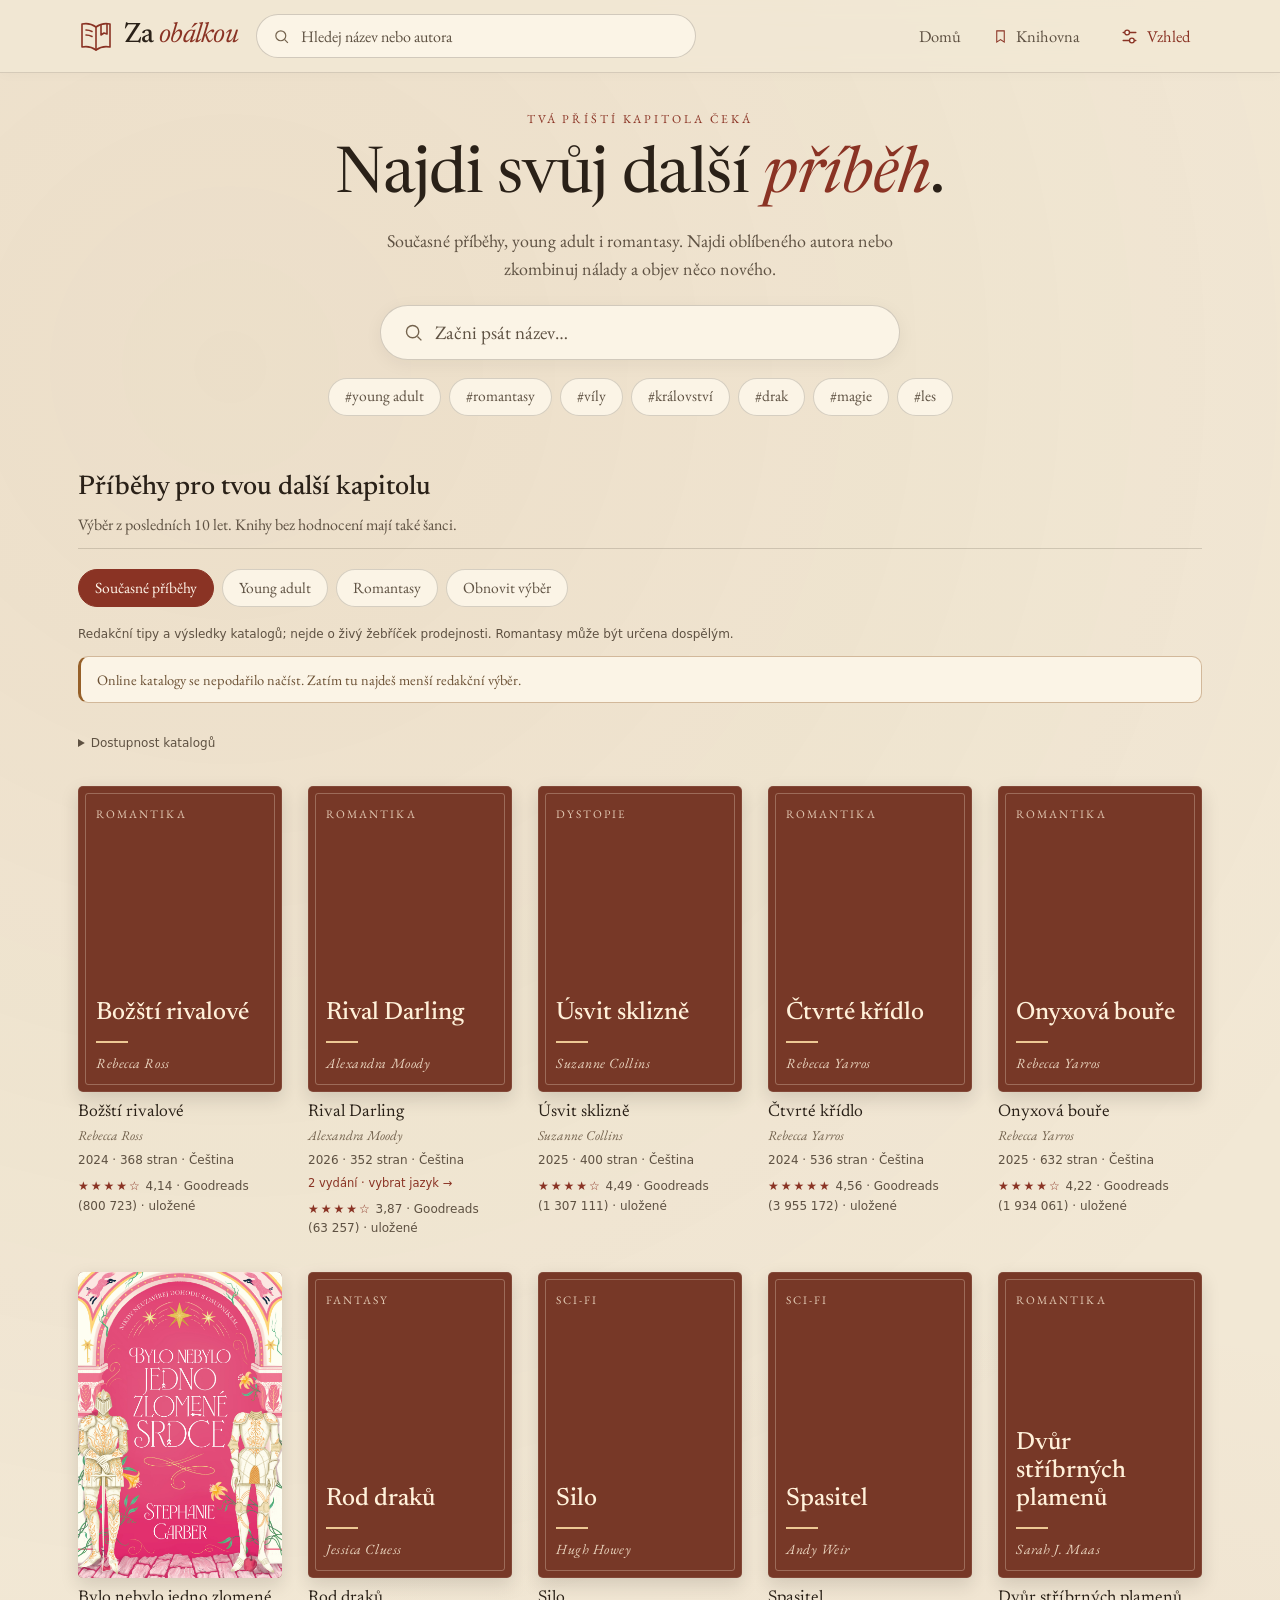
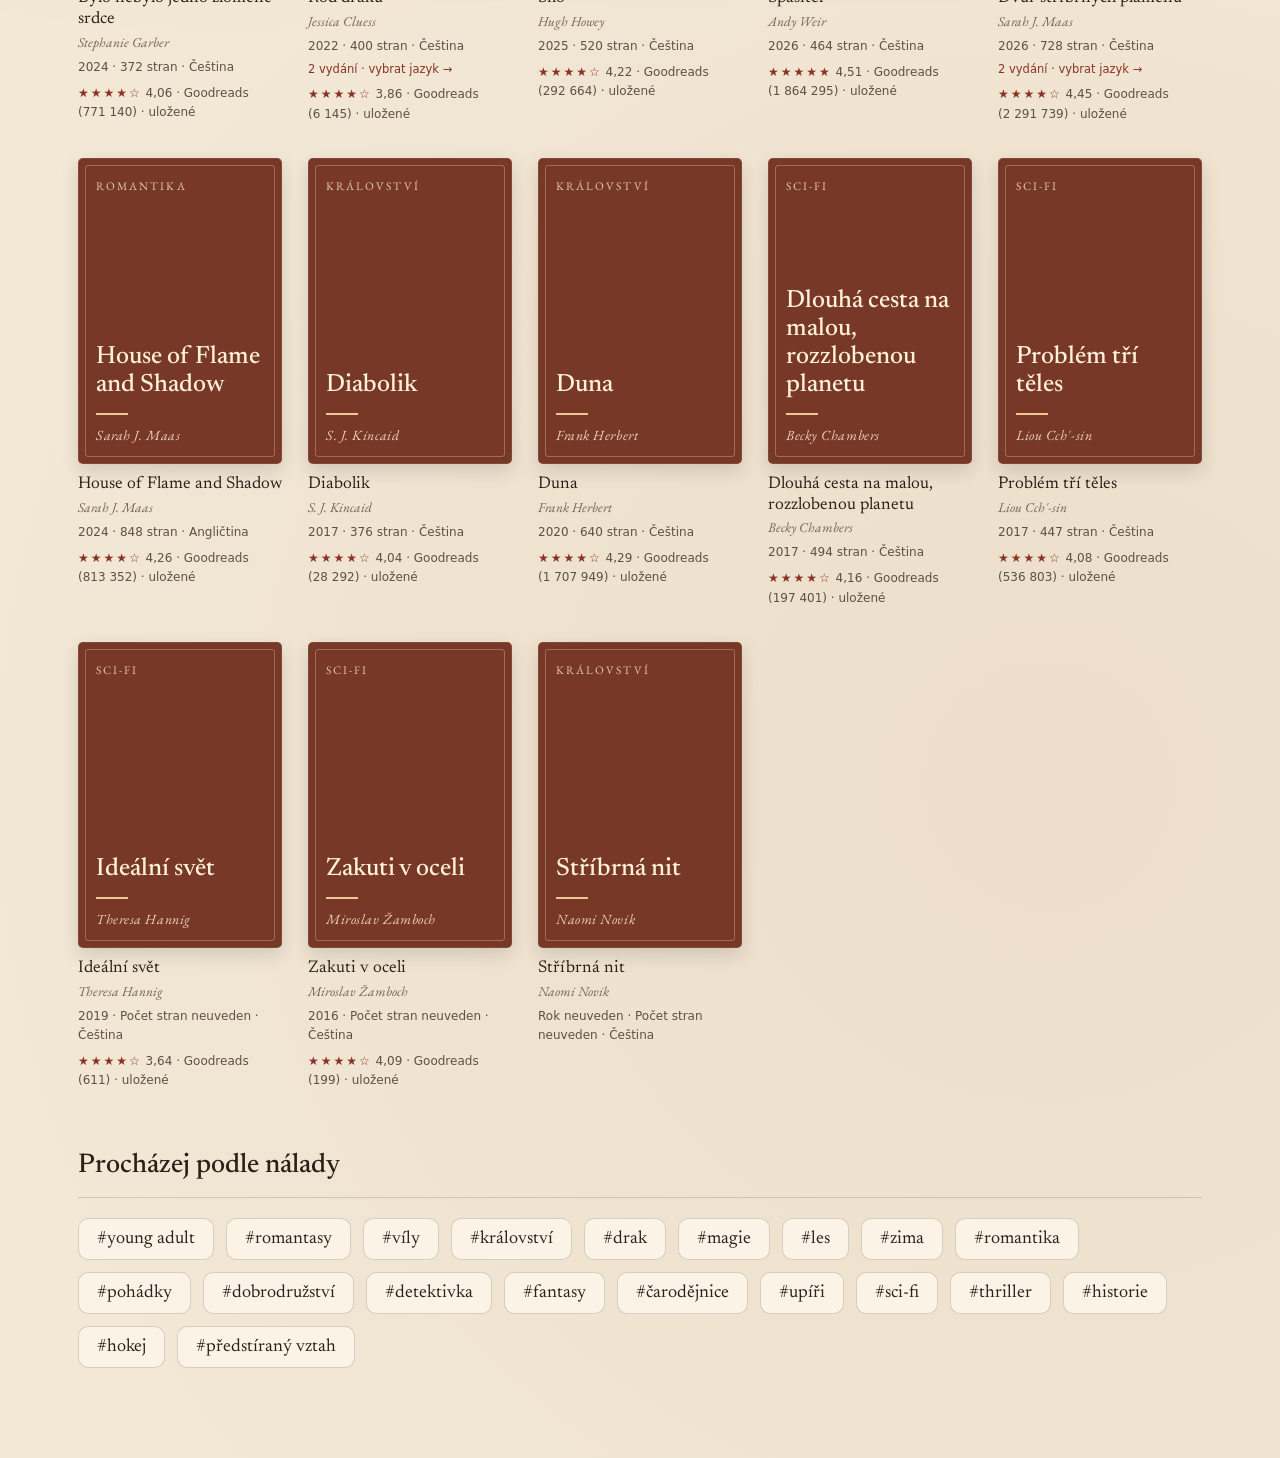
<file: index.html>
<!DOCTYPE html>
<html lang="cs">
<head>
<meta charset="utf-8">
<meta name="viewport" content="width=device-width, initial-scale=1">
<meta name="description" content="Za Obálkou — objev současné knihy, young adult a romantasy. Doporučení podle nálady, vlastní knihovna a sledování čtení.">
<title>Za Obálkou — najdi svůj další příběh</title>
<link rel="canonical" href="https://zaobalkou.github.io/">
<meta property="og:type" content="website">
<meta property="og:site_name" content="Za Obálkou">
<meta property="og:title" content="Za Obálkou — najdi svůj další příběh">
<meta property="og:description" content="Objev současné knihy, young adult a romantasy. Doporučení podle nálady, vlastní knihovna a sledování čtení.">
<meta property="og:url" content="https://zaobalkou.github.io/">
<link rel="preconnect" href="https://fonts.googleapis.com">
<link rel="preconnect" href="https://fonts.gstatic.com" crossorigin>
<link href="https://fonts.googleapis.com/css2?family=Newsreader:ital,opsz,wght@0,6..72,300;0,6..72,400;0,6..72,500;0,6..72,600;1,6..72,400;1,6..72,500&family=EB+Garamond:ital,wght@0,400;0,500;0,600;1,400&display=swap" rel="stylesheet">
<style>
:root{--bg:#F2E8D5;--bg-rgb:242,232,213;--ink:#2A2118;--ink-rgb:42,33,24;--card:#FBF4E6;--accent:#8A3324;--accent-rgb:138,51,36;--muted:#5E5142;--faint:#8A7B66;--faint2:#A8997F;--desc:#3A3025;--onaccent:#F7EFDF;--gold:#B0853B;--notice:#6b5a3a}
body.dark{--bg:#15120E;--bg-rgb:21,18,14;--ink:#ECE3CF;--ink-rgb:236,227,207;--card:#221C15;--accent:#E08763;--accent-rgb:224,135,99;--muted:#BCAE92;--faint:#9C8F75;--faint2:#82765C;--desc:#DBD2BF;--onaccent:#1A1611;--gold:#D8AE55;--notice:#C9B68F}
*{box-sizing:border-box}
html,body{margin:0;padding:0}
body{background:var(--bg);color:var(--ink);font-family:'EB Garamond',Georgia,serif;-webkit-font-smoothing:antialiased;transition:background .3s,color .3s}
input{font-family:inherit}
button{font-family:inherit}
::selection{background:var(--accent);color:var(--onaccent)}
input[type=number]::-webkit-inner-spin-button{opacity:.4}
input[type=range]{-webkit-appearance:none;appearance:none;width:100%;height:6px;border-radius:999px;background:rgba(var(--ink-rgb),.16);outline:none;margin:4px 0}
input[type=range]::-webkit-slider-thumb{-webkit-appearance:none;width:19px;height:19px;border-radius:50%;background:var(--accent);cursor:pointer;border:2px solid var(--bg);box-shadow:0 1px 4px rgba(var(--ink-rgb),.3)}
input[type=range]::-moz-range-thumb{width:19px;height:19px;border-radius:50%;background:var(--accent);cursor:pointer;border:2px solid var(--bg)}
@keyframes riseIn{from{opacity:0;transform:translateY(18px)}to{opacity:1;transform:none}}
@keyframes fadeIn{from{opacity:0;transform:translateY(10px)}to{opacity:1;transform:none}}
@keyframes popIn{0%{opacity:0;transform:scale(.92) rotate(-2deg)}60%{transform:scale(1.02) rotate(.6deg)}100%{opacity:1;transform:none}}
@keyframes toastIn{from{opacity:0;transform:translate(-50%,18px)}to{opacity:1;transform:translate(-50%,0)}}
@keyframes spin{to{transform:rotate(360deg)}}
.app-bg{min-height:100vh;background:var(--bg);background-image:radial-gradient(circle at 18% 12%,rgba(176,133,59,.07),transparent 45%),radial-gradient(circle at 82% 78%,rgba(var(--accent-rgb),.06),transparent 42%);position:relative;transition:background .3s}
.hdr{position:sticky;top:0;z-index:40;backdrop-filter:blur(10px);background:rgba(var(--bg-rgb),.82);border-bottom:1px solid rgba(var(--ink-rgb),.14)}
.hdr-in{max-width:1180px;margin:0 auto;padding:14px 28px;display:flex;align-items:center;gap:22px;flex-wrap:wrap}
.logo{display:flex;flex:0 0 auto;align-items:center;gap:10px;min-height:44px;white-space:nowrap;background:none;border:none;cursor:pointer;padding:0;color:var(--ink)}
.logo .m{display:block;flex:none;width:36px;height:36px;color:var(--accent)}
.logo .t{font-family:'Newsreader',Georgia,serif;font-size:28px;line-height:1.05;letter-spacing:-.025em;font-weight:500}
.logo .t em{color:var(--accent);font-weight:400;transition:color .2s}
.logo:hover .t em{color:var(--ink)}
.hsearch-wrap{flex:1;min-width:200px;max-width:440px;display:flex;align-items:center;gap:9px;background:var(--card);border:1px solid rgba(var(--ink-rgb),.2);border-radius:999px;padding:8px 16px;transition:border-color .25s,box-shadow .25s}
.hsearch-wrap:focus-within{border-color:var(--accent);box-shadow:0 0 0 3px rgba(var(--accent-rgb),.1)}
.hsearch-wrap input:focus-visible{outline:none}
.hsearch-wrap input{flex:1;border:none;background:none;outline:none;font-size:16px;color:var(--ink);min-width:0}
nav{display:flex;align-items:center;gap:6px}
.nav-btn{background:none;border:none;cursor:pointer;font-family:'EB Garamond',serif;font-size:16.5px;color:var(--muted);padding:8px 12px;border-radius:8px;transition:color .2s,background .2s}
.nav-btn:hover{color:var(--ink);background:rgba(var(--ink-rgb),.06)}
.icon-btn{display:grid;place-items:center;width:38px;height:38px;border-radius:9px;color:var(--muted)}
.icon-btn:hover{color:var(--ink);background:rgba(var(--ink-rgb),.06)}
.nav-lib{display:flex;align-items:center;gap:8px;padding:8px 14px}
.badge{display:inline-grid;place-items:center;min-width:21px;height:21px;padding:0 6px;background:var(--accent);color:var(--onaccent);border-radius:999px;font-size:12.5px;font-family:'EB Garamond',serif}
main{max-width:1180px;margin:0 auto;padding:0 28px 90px}
.cover{position:relative;border-radius:5px;overflow:hidden;display:flex;flex-direction:column;justify-content:space-between;box-shadow:0 10px 24px rgba(var(--ink-rgb),.2),inset 0 0 0 1px rgba(255,255,255,.07)}
.cover .frame{position:absolute;inset:7px;border:1px solid currentColor;opacity:.28;border-radius:3px;pointer-events:none}
.cover img.cv{position:absolute;inset:0;width:100%;height:100%;object-fit:cover;z-index:2;background:inherit}
.book-card{background:none;border:none;padding:0;cursor:pointer;text-align:left;font-family:inherit;display:flex;flex-direction:column;gap:11px}
.book-card .cover{aspect-ratio:2/3;padding:20px 18px;transition:transform .35s cubic-bezier(.2,.8,.3,1),box-shadow .35s;animation:riseIn .5s ease both}
.book-card:hover .cover{transform:translateY(-9px) rotate(-1deg);box-shadow:0 22px 40px rgba(var(--ink-rgb),.32)}
.kicker{font-size:11.5px;letter-spacing:.18em;text-transform:uppercase;opacity:.78}
.c-title{font-family:'Newsreader',serif;font-weight:500;font-size:clamp(20px,2.2vw,25px);line-height:1.12}
.c-rule{width:32px;height:2px;margin:13px 0 11px}
.c-author{font-size:14px;letter-spacing:.04em;opacity:.85;font-style:italic}
.grid{display:grid;grid-template-columns:repeat(auto-fill,minmax(186px,1fr));gap:34px 26px}
.sec-head{border-bottom:1px solid rgba(var(--ink-rgb),.16);padding-bottom:12px;margin-bottom:30px}
.sec-head h2{font-family:'Newsreader',serif;font-weight:500;font-size:27px;margin:0}
.tag-chip{background:var(--card);border:1px solid rgba(var(--ink-rgb),.18);border-radius:999px;padding:7px 16px;font-family:'EB Garamond',serif;font-size:15.5px;color:var(--muted);cursor:pointer;transition:all .22s}
.tag-chip:hover{background:var(--ink);color:var(--bg);border-color:var(--ink);transform:translateY(-2px)}
.tag-active{display:flex;align-items:center;gap:8px;background:var(--accent);color:var(--onaccent);border:none;border-radius:999px;padding:7px 8px 7px 16px;font-size:15.5px;cursor:pointer;transition:opacity .2s}
.tag-active:hover{opacity:.85}
.mood{display:flex;align-items:baseline;gap:8px;background:var(--card);border:1px solid rgba(var(--ink-rgb),.18);border-radius:10px;padding:11px 18px;font-family:'Newsreader',serif;font-size:18px;color:var(--ink);cursor:pointer;transition:all .22s}
.mood:hover{background:var(--ink);color:var(--bg);border-color:var(--ink);transform:translateY(-3px)}
.spinner{width:34px;height:34px;border:3px solid rgba(var(--ink-rgb),.15);border-top-color:var(--accent);border-radius:50%;animation:spin .8s linear infinite;margin:60px auto}
.toast{position:fixed;left:50%;bottom:34px;transform:translateX(-50%);z-index:80;background:var(--ink);color:var(--bg);padding:14px 26px;border-radius:999px;font-size:16.5px;box-shadow:0 14px 34px rgba(var(--ink-rgb),.34);animation:toastIn .35s cubic-bezier(.2,.9,.3,1) both;display:flex;align-items:center;gap:11px}
.toast .ck{display:grid;place-items:center;width:22px;height:22px;border-radius:50%;background:var(--gold);color:#2A2118}
.lib-btn{display:flex;align-items:center;gap:8px;border-radius:10px;padding:11px 18px;font-family:'EB Garamond',serif;font-size:16px;cursor:pointer;transition:all .22s}
.lib-btn:hover{transform:translateY(-2px)}
.numin{border:1px solid rgba(var(--ink-rgb),.24);background:var(--bg);border-radius:8px;padding:6px 9px;font-size:15px;color:var(--ink);outline:none;text-align:center}
.notice{background:var(--card);border:1px solid rgba(176,133,59,.4);border-left:3px solid var(--gold);border-radius:10px;padding:12px 16px;color:var(--notice);font-size:14.5px;margin:0 0 24px}
.desc{font-size:19px;line-height:1.72;color:var(--desc);margin:0 0 22px;max-width:62ch;white-space:pre-line}
.rcard{background:var(--card);border:1px solid rgba(var(--ink-rgb),.16);border-radius:12px;padding:17px 18px}
a{color:inherit}

/* ============ mobile ============ */
@media (max-width:640px){
main{padding:0 16px 70px}
.hdr-in{padding:10px 14px;gap:12px}
.hsearch-wrap{min-width:140px}
.grid{grid-template-columns:repeat(2,1fr);gap:14px 10px}
.book-card{gap:8px}
.book-card .cover{padding:12px 10px}
.book-card .kicker{font-size:9.5px}
.book-card .c-title{font-size:clamp(13px,3.8vw,17px)!important}
.c-author{font-size:11.5px}
.c-rule{margin:7px 0 6px;width:22px}
.book-card .cover .frame{inset:4px}
.sec-head h2{font-size:22px}
.detail-cover{width:140px!important;position:relative!important;top:auto!important;margin-bottom:0}
}
@media (max-width:420px){
.grid{grid-template-columns:repeat(auto-fill,minmax(110px,1fr));gap:12px 8px}
}

/* Shared controls and narrow-screen fixes. */
:root{--faint:#74634E;--faint2:#78674F}
body.dark{--faint:#BCAE92;--faint2:#A99A80}
.book-meta{font-size:13px;color:var(--muted);line-height:1.45;margin-top:5px}
.toolbar{display:flex;flex-wrap:wrap;gap:10px;align-items:center;margin:18px 0}
.toolbar [aria-pressed=true]{background:var(--accent);border-color:var(--accent);color:var(--onaccent)}
.filters{align-items:flex-end;padding:16px;background:var(--card);border:1px solid rgba(var(--ink-rgb),.15);border-radius:12px}
.filters label{display:flex;flex:1;min-width:150px;flex-direction:column;gap:6px;font-size:14px;color:var(--muted)}
select{max-width:100%;width:100%;border:1px solid rgba(var(--ink-rgb),.24);background:var(--bg);color:var(--ink);padding:9px;border-radius:7px;font:inherit}
button:focus-visible,a:focus-visible,input:focus-visible{outline:3px solid var(--accent);outline-offset:4px}
select:focus{outline:none;border-color:var(--accent);box-shadow:0 0 0 3px rgba(var(--accent-rgb),.12)}
#main:focus{outline:none}
.book-card{min-width:0;color:var(--ink)}
.book-card>.cover{width:100%}
.c-title,.desc,.book-card{overflow-wrap:anywhere}
.skip-link{position:fixed;top:-80px;left:12px;z-index:100;background:var(--card);padding:12px}
.skip-link:focus{top:12px}
.file-input{display:block;max-width:220px;font-size:13px;margin-top:5px}
.toast{max-width:calc(100vw - 24px);width:max-content;border-radius:14px}
@media(max-width:640px){
 .hdr-in>.hsearch-wrap{order:3;flex-basis:100%;max-width:none}
 .hdr-in{justify-content:space-between;gap:8px}
 .hdr-in nav{margin-left:auto;gap:0}.nav-btn{padding:8px}
 .logo .t{font-size:22px}.logo{gap:6px}.logo .m{width:28px;height:28px}
 .grid{grid-template-columns:repeat(2,minmax(0,1fr));gap:24px 14px}
 #main div[style*="min-width:300px"],#main div[style*="min-width:240px"]{min-width:0!important;flex-basis:100%!important}
 .filters label{min-width:100%;width:100%}
 .detail-cover{width:180px!important;margin:auto!important}
}
@media(max-width:420px){.hdr-in nav>.nav-btn[data-action="home"]{display:none}}
@media(prefers-reduced-motion:reduce){*,*::before,*::after{animation:none!important;transition:none!important;scroll-behavior:auto!important}}
</style>
<link rel="stylesheet" href="theme-palette.css?v=20260913-12">
<link rel="stylesheet" href="reader-tools.css?v=20260913-12">
<link rel="stylesheet" href="bookshelf.css?v=20260913-12">
<link rel="stylesheet" href="polish.css?v=20260913-12">
<link rel="stylesheet" href="appearance.css?v=20260913-12">
<link rel="stylesheet" href="realism.css?v=20260913-12">
</head>
<body>
<a class="skip-link" href="#main">Přeskočit na obsah</a>
<div class="app-bg">
  <header class="hdr">
    <div class="hdr-in">
      <button class="logo" data-action="home" aria-label="Za obálkou — domů">
        <svg class="m" viewBox="0 0 36 36" fill="none" stroke="currentColor" stroke-width="1.6" stroke-linecap="round" stroke-linejoin="round" aria-hidden="true" focusable="false"><path d="M18 9c-4-3-9-4-14-3v23c5-1 10 0 14 3 4-3 9-4 14-3V6c-5-1-10 0-14 3Z"/><path d="M18 9v23M8 12c2.5 0 4.4.6 6 1.5M8 17c2.5 0 4.4.6 6 1.5M23 7v10l3-2 3 1V6"/></svg>
        <span class="t">Za <em>obálkou</em></span>
      </button>
      <div class="hsearch-wrap">
        <span style="color:var(--faint);display:flex"><svg width="17" height="17" viewBox="0 0 24 24" fill="none" stroke="currentColor" stroke-width="1.7"><circle cx="11" cy="11" r="7"></circle><line x1="16.5" y1="16.5" x2="21" y2="21"></line></svg></span>
        <input id="hsearch" aria-label="Hledej název nebo autora" maxlength="200" type="search" placeholder="Hledej název nebo autora" autocomplete="off">
      </div>
      <nav>
        <button class="nav-btn" data-action="home">Domů</button>
        <button class="nav-btn nav-lib" data-action="library">
          <span style="display:flex;color:var(--accent)"><svg width="15" height="15" viewBox="0 0 24 24" fill="none" stroke="currentColor" stroke-width="1.7"><path d="M6 3h12v18l-6-4-6 4z"></path></svg></span>
          Knihovna <span id="libBadge"></span>
        </button>
        <span id="appearanceHome"><button class="nav-btn appearance-toggle" id="appearanceBtn" type="button"></button></span>
      </nav>
    </div>
  </header>
  <main id="main" tabindex="-1"></main>
</div>
<nav id="roomNavigation" class="room-navigation" aria-label="Cesty knihovnou" hidden>
  <button class="room-nav-home" type="button" data-action="home">Za obálkou</button>
  <button type="button" data-action="roomSearch">Najít knihu</button>
  <button type="button" data-action="library">Moje knihovna</button>
</nav>
<dialog id="readerDialog" aria-labelledby="dialogTitle"></dialog>
<div id="toastHost" role="status" aria-live="polite"></div>

<script src="config.js?v=20260913-12"></script>
<script src="book-core.js?v=20260913-12"></script>
<script src="recommendations.js?v=20260913-12"></script>
<script src="catalogue-data.js?v=20260913-12"></script>
<script src="catalogue-cs.js?v=20260913-12"></script>
<script src="goodreads-catalogue.js?v=20260913-12"></script>
<script src="goodreads-client.js?v=20260913-12"></script>
<script src="catalogue-client.js?v=20260913-12"></script>
<script src="qrcodegen.js?v=20260913-12"></script>
<script src="library-tools.js?v=20260913-12"></script>
<script src="bookshelf.js?v=20260913-12"></script>
<script src="appearance.js?v=20260913-12"></script>
<script src="realism-scene.js?v=20260913-12"></script>
<script>
var Core = window.BookCore;
(function(){
"use strict";

/* ============ pomocné ============ */
var PALETTES = [
  ['#26304F','#EFE7D2','#C9A24B'],['#2E4630','#EBE4CF','#B9C29A'],['#2E3B4E','#E7ECF2','#BFD0DE'],
  ['#6E2A2A','#F0E2C8','#D8B24A'],['#1F4E4A','#EAE3CC','#D2A24B'],['#4A2A45','#F0E0D6','#D9A6A0'],
  ['#34506B','#EAEFF4','#E3C36B'],['#3A2A38','#ECE0D2','#C8A24B'],['#3B4A2E','#E9E6CF','#C3CB94'],
  ['#7A3A1E','#F0E2CC','#E0B25A'],['#235049','#EDE6D0','#E0B0C0'],['#22324A','#E8E2CC','#CDA24B']
];
function hashStr(s){ s=String(s||''); var h=0; for(var i=0;i<s.length;i++){ h=((h<<5)-h+s.charCodeAt(i))|0; } return Math.abs(h); }
function palette(seed){ return PALETTES[ hashStr(seed) % PALETTES.length ]; }
function esc(s){ return String(s==null?'':s).replace(/[&<>"']/g,function(c){ return {'&':'&amp;','<':'&lt;','>':'&gt;','"':'&quot;',"'":'&#39;'}[c]; }); }
function attr(s){ return esc(s); }
function decodeEntities(s){
  if(!s) return '';
  s=s.replace(/&#x([0-9a-fA-F]+);/g,function(_,h){return String.fromCharCode(parseInt(h,16));})
     .replace(/&#([0-9]+);/g,function(_,n){return String.fromCharCode(parseInt(n,10));});
  try{ var t=document.createElement('textarea'); t.innerHTML=s; s=t.value; }catch(e){}
  return s;
}
function cleanDesc(s){
  s=String(s||'');
  s=s.replace(/<\s*br\s*\/?>/gi,'\n').replace(/<\/(p|div|h[1-6]|li)>/gi,'\n').replace(/<li[^>]*>/gi,'• ').replace(/<[^>]+>/g,'');
  s=decodeEntities(s);
  s=s.replace(/ /g,' ').replace(/\r/g,'').replace(/[ \t]+/g,' ').replace(/ *\n */g,'\n').replace(/\n{3,}/g,'\n\n').trim();
  return s;
}
function num(n){ return String(n).replace('.',','); }
function el(id){ return document.getElementById(id); }
function plkn(n){ return n===1?'kniha':(n>=2&&n<=4?'knihy':'knih'); }

/* nálady: český štítek + offline tag + anglický výraz pro Open Library */
var MOODS = [
  {label:'#young adult',cz:'young adult',en:'young adult'},{label:'#romantasy',cz:'romantasy',en:'romantasy'},
  {label:'#víly', cz:'víly', en:'fairies'},{label:'#království', cz:'království', en:'kingdoms'},
  {label:'#drak', cz:'drak', en:'dragons'},{label:'#magie', cz:'magie', en:'magic'},
  {label:'#les', cz:'les', en:'forest'},{label:'#zima', cz:'zima', en:'winter'},
  {label:'#romantika', cz:'romantika', en:'romance'},{label:'#pohádky', cz:'pohádky', en:'fairy tales'},
  {label:'#dobrodružství', cz:'dobrodružství', en:'adventure'},{label:'#detektivka', cz:'detektivka', en:'detective'},
  {label:'#fantasy', cz:'fantasy', en:'fantasy'},{label:'#čarodějnice', cz:'čarodějnice', en:'witches'},
  {label:'#upíři', cz:'upíři', en:'vampires'},{label:'#sci-fi', cz:'sci-fi', en:'science fiction'},
  {label:'#thriller', cz:'thriller', en:'thriller'},{label:'#historie', cz:'historie', en:'historical fiction'},{label:'#hokej',cz:'hokej',en:'hockey'},{label:'#předstíraný vztah',cz:'předstíraný vztah',en:'fake dating'}
];

/* ============ záložní katalog (offline) ============ */
var EMBEDDED = [
  {id:'e:star',title:'Hvězdný prach',author:'Neil Gaiman',year:1999,pages:280,tags:['království','víly','hvězdy','romantika','dobrodružství'],desc:'Mladý Tristan slíbí své lásce, že jí přinese spadlou hvězdu — a vydá se za zeď, která dělí všední svět od kouzelné země Vílí.'},
  {id:'e:uproot',title:'Zakořeněná',author:'Naomi Novik',year:2015,pages:520,tags:['les','magie','drak','čarodějnice','království'],desc:'Vesnici na okraji zkaženého Hvozdu chrání mág zvaný Drak, který si každých deset let vybírá jednu dívku.'},
  {id:'e:silver',title:'Stříbrná nit',author:'Naomi Novik',year:2018,pages:560,tags:['zima','magie','království','hvězdy','víly'],desc:'Dcera lichváře dokáže měnit stříbro ve zlato — a tím na sebe upoutá pozornost ledového krále zimního království.'},
  {id:'e:narnia',title:'Lev, čarodějnice a skříň',author:'C. S. Lewis',year:1950,pages:200,tags:['království','magie','zima','čarodějnice','dobrodružství'],desc:'Čtyři sourozenci projdou skříní do zasněžené země Narnie, kde vládne Bílá čarodějnice a stále je zima, ale nikdy Vánoce.'},
  {id:'e:hobit',title:'Hobit',author:'J. R. R. Tolkien',year:1937,pages:336,tags:['drak','dobrodružství','magie','fantasy'],desc:'Spořádaný hobit Bilbo Pytlík se proti své vůli připojí k družině trpaslíků na cestě za pokladem, který hlídá drak Šmak.'},
  {id:'e:bride',title:'Princezna nevěsta',author:'William Goldman',year:1973,pages:320,tags:['romantika','království','dobrodružství'],desc:'Krásná Buttercup ztratí svou pravou lásku na moři a má se provdat za zlého prince. Příběh plný pirátů, soubojů a pravé lásky.'},
  {id:'e:howl',title:'Howlův kráčející hrad',author:'Diana Wynne Jones',year:1986,pages:448,tags:['magie','čarodějnice','království','romantika'],desc:'Mladou Sofii promění čarodějnice ve stařenu a ona najde útočiště v kráčejícím hradě marnivého kouzelníka Howla.'},
  {id:'e:grimm',title:'Pohádky bratří Grimmů',author:'bratři Grimmové',year:1812,pages:720,tags:['pohádky','víly','les','fantasy'],desc:'Sebrané pohádky, jak je zapsali bratři Grimmové — temnější a divočejší, než je dnes známe.'},
  {id:'e:forest',title:'Dcera lesa',author:'Juliet Marillier',year:1999,pages:672,tags:['les','magie','romantika','pohádky'],desc:'Sorcha je jediná dcera mezi šesti bratry. Když je zlá macecha promění v labutě, musí mlčky uplést šest košil z kopřivy.'},
  {id:'e:wind',title:'Jméno větru',author:'Patrick Rothfuss',year:2007,pages:880,tags:['magie','dobrodružství','fantasy'],desc:'Kvothe — legendární mág, vrah a hudebník — vypráví příběh svého života až po tajemnou univerzitu, kde se vyučuje pravá magie.'},
  {id:'e:alice',title:'Alenka v říši divů',author:'Lewis Carroll',year:1865,pages:200,tags:['dobrodružství','fantasy','magie'],desc:'Alenka se propadne za bílým králíkem do nesmyslného světa, kde mluví zvířata a Srdcová královna volá „Hlavu dolů!“.'},
  {id:'e:peter',title:'Petr Pan',author:'J. M. Barrie',year:1911,pages:240,tags:['víly','dobrodružství','fantasy'],desc:'Chlapec, který nikdy nedospěje, odnese Wendy a její bratry do Země Nezemě. Čekají je víly, ztracení hoši i kapitán Hook.'}
];
// Czech fallback suggestions, editorial selection; no invented scores or trend claims.
// year is the original publication year here, not the date of a Czech edition.
var MODERN = [
  {id:'e:onyx',title:'Onyxová bouře',aliases:['Onyx Storm'],author:'Rebecca Yarros',year:2025,tags:['romantasy','fantasy','drak','magie','romantika','new adult'],desc:'Třetí díl série Empyreum. Violet čekají další střety ve světě dračích jezdců.',link:'https://www.albatrosmedia.cz/tituly/91888547/onyxova-boure/'},
  {id:'e:sunrise',title:'Úsvit sklizně',aliases:['Sunrise on the Reaping'],author:'Suzanne Collinsová',year:2025,tags:['young adult','dystopie','dobrodružství'],desc:'Návrat do Panemu v příběhu Haymitche a padesátých Hladových her.',link:'https://www.albatrosmedia.cz/tituly/95061816/usvit-sklizne/'},
  {id:'e:rivals',title:'Božští rivalové',aliases:['Divine Rivals'],author:'Rebecca Ross',year:2023,tags:['young adult','romantasy','fantasy','romantika','magie'],desc:'Dva mladí novináři a dopisy, které je propojí uprostřed války bohů.',link:'https://www.albatrosmedia.cz/tituly/91496657/bozsti-rivalove/'},
  {id:'e:fourth',title:'Čtvrté křídlo',aliases:['Fourth Wing'],author:'Rebecca Yarros',year:2023,tags:['romantasy','fantasy','drak','magie','romantika','new adult'],desc:'Violet vstupuje do nebezpečného výcviku dračích jezdců. První díl série Empyreum.'},
  {id:'e:iron',title:'Železný plamen',aliases:['Iron Flame'],author:'Rebecca Yarros',year:2023,tags:['romantasy','fantasy','drak','magie','romantika','new adult'],desc:'Pokračování Čtvrtého křídla: další rok výcviku a zkoušky Violetiny důvěry.',link:'https://www.albatrosmedia.cz/tituly/89562707/zelezny-plamen/'},
  {id:'e:heart',title:'Bylo nebylo jedno zlomené srdce',aliases:['Once Upon a Broken Heart'],author:'Stephanie Garberová',year:2021,tags:['young adult','romantasy','fantasy','romantika','magie','pohádky'],desc:'Evangeline uzavírá nebezpečnou dohodu ve světě kouzel a nenaplněných přání.',link:'https://www.palmknihy.cz/ekniha/bylo-nebylo-jedno-zlomene-srdce--414884'}
];
EMBEDDED = MODERN.concat(EMBEDDED).map(function(b){return Object.assign({pages:0,language:'cs',yearKind:'original',firstPublishYear:b.year},b);});

/* ============ stav ============ */
var state = {
  view:'home', query:'', searchInput:'', activeTags:[], unknownTags:[], libraryView:'shelf',
  selectedId:null, detail:null, detailLoading:false,
  results:[], rawResults:[], shown:24, searchLoading:false, offlineSearch:false,
  filters:{year:'all',language:'all',sort:'smart'}, discovery:'modern', storageError:'', returnView:'home',
  featured:[], featuredLoading:true, offlineFeatured:false,
  roomPool:[], roomBooks:[], roomHistory:[], roomProfileKey:'',
  lib:{}, toast:null, _focusHeader:false, _fromHero:false
};
var toastTimer=null, searchTimer=null, searchSeq=0, detailSeq=0;

/* ============ localStorage ============ */
function loadLib(){
  try { var raw=localStorage.getItem('mzr_lib_v2'); state.lib=raw?Core.validateLibrary(JSON.parse(raw)):Object.create(null); }
  catch(e){ state.lib=Object.create(null); state.storageError='Knihovnu nelze načíst. Původní data zůstala zachována; nejdřív si stáhni jejich zálohu.'; state.storageBlocked=true; }
}
function saveLib(){
  if(state.storageBlocked){ state.storageError='Původní knihovna je poškozená. Stáhni původní data pro jejich obnovu.'; return false; }
  try { localStorage.setItem('mzr_lib_v2', JSON.stringify(state.lib)); state.storageError=''; return true; }
  catch(e){ state.storageError='Změny se nepodařilo uložit. Zálohuj knihovnu před zavřením stránky.'; return false; }
}
function exportLibrary(raw){
  // Keep the original backup format compatible with MeziŘádky imports.
  var value=raw ? localStorage.getItem('mzr_lib_v2') : JSON.stringify({format:'meziradky',version:1,exportedAt:new Date().toISOString(),library:state.lib},null,2);
  var blob=new Blob([value || '{}'],{type:'application/json'}), url=URL.createObjectURL(blob), a=document.createElement('a');
  a.href=url; a.download=raw?'zaobalkou-puvodni-data.json':'zaobalkou-knihovna.json'; a.click(); setTimeout(function(){URL.revokeObjectURL(url);},1000);
}
/* Catalogue adapters keep source failures, works and language editions separate. */
var Client=window.CatalogueClient, LibraryTools=window.LibraryTools, BookShelf=window.BookShelf, RoomPicks=window.RoomRecommendations;
var SEEDS=(window.CatalogueData||{}).books||[];
EMBEDDED=Core.merge([SEEDS,Core.linkCatalogue(EMBEDDED.filter(function(b){return !SEEDS.some(function(seed){return Core.sameWork(b,seed);});}).map(function(b){return Object.assign({},b,{year:null,pages:0,yearKind:'original',source:'Redakční tip'});}),SEEDS)]).map(function(b){b.tags=Core.normalizeTags(b);return b;});
function searchBooks(q){return Client.search(q,state.filters);}
function searchCombo(terms){return Client.tags(terms,state.filters);}
function loadFeatured(mode,force){return Client.featured(mode,{force:!!force});}
function matchesTags(b,terms){return Core.matchesTags(b,terms);}
function localSearch(query,tags){
  var books=Core.merge([Object.keys(state.lib).map(function(id){return state.lib[id].book;}),EMBEDDED]);
  return books.filter(function(b){return (!tags||!tags.length||matchesTags(b,tags))&&(!query||Core.relevance(b,query)>0);});
}
function buildRatings(b){
  var primary=Core.rating(b);
  return ['gr','a','ol','g'].filter(function(p){return Core.validRating(b[p+'Rating'])&&(p!=='gr'||primary&&primary.source==='Goodreads');}).map(function(p){
    var n=b[p+'Rating'];return {site:{gr:'Goodreads',a:'Apple Books',ol:'Open Library',g:'Google Books'}[p],val:num(n.toFixed(p==='gr'?2:1)),unit:'/ 5',pct:Math.round(n*20),count:Core.integer(b[p+'Count'],100000000),url:p==='gr'?Core.goodreadsURL(b.grUrl):'',snapshot:p==='gr'&&b.grSnapshot===true,scope:p==='gr'?b.grScope:''};
  }).sort(function(a,b){return Number(b.site===(primary||{}).source)-Number(a.site===(primary||{}).source);});
}
function fetchDetail(book,onProgress){return Client.detail(book,function(b){b.ratingList=buildRatings(b);if(onProgress)onProgress(b);}).then(function(b){b.ratingList=buildRatings(b);return b;});}
var featuredSeq=0;
function featuredBooks(list){
  var books=Core.merge([list,EMBEDDED.filter(function(b){return Core.year(b.firstPublishYear||b.year)>=new Date().getFullYear()-10;})]);
  books=books.filter(function(b){
    if(Object.keys(state.lib).some(function(id){return Core.sameWork(state.lib[id].book,b);}))return false;
    return state.discovery==='ya'?matchesTags(b,['young adult']):state.discovery==='romantasy'?matchesTags(b,['romantasy']):true;
  });
  var authors=new Map();
  return Core.groupWorks(books,{era:'modern'}).filter(function(b){var a=Core.norm(b.author),n=authors.get(a)||0;authors.set(a,n+1);return n<2;}).slice(0,18);
}
function refreshFeatured(force){
  var seq=++featuredSeq;state.featured=featuredBooks([]);state.featuredLoading=true;renderMain();
  loadFeatured(state.discovery,force).then(function(r){
    if(seq!==featuredSeq)return;
    addRoomPool(r.books);
    state.featured=featuredBooks(r.books);state.offlineFeatured=r.total>0&&r.failed===r.total;state.featuredIssues=r.issues||[];state.featuredLoading=false;
    if(state.view==='home')renderMain();
  }).catch(function(){if(seq!==featuredSeq)return;state.featured=featuredBooks([]);state.offlineFeatured=true;state.featuredLoading=false;if(state.view==='home')renderMain();});
}

// Keep the reception's full catalogue separate from the ordinary 18-card selection.
var roomGeneration=0,roomWarmKey='';
function addRoomPool(books){state.roomPool=Core.merge([books||[],state.roomPool]).slice(0,1200);}
function roomProfile(){
  var profile=RoomPicks.profile(Object.keys(state.lib).map(function(id){return state.lib[id].book;}));
  var key=state.discovery+'|'+profile.key;
  if(key!==state.roomProfileKey){
    state.roomProfileKey=key;state.roomBooks=[];state.roomHistory=[];roomWarmKey='';roomGeneration++;
  }
  return profile;
}
function chooseRoomBooks(profile){
  var pool=Core.merge([state.roomPool,state.rawResults,state.featured,EMBEDDED]);
  state.roomBooks=RoomPicks.pick(pool,{profile:profile,mode:state.discovery,previous:state.roomBooks,history:state.roomHistory,count:6});
  state.roomHistory=state.roomHistory.filter(function(b){return !state.roomBooks.some(function(next){return Core.sameWork(b,next);});}).concat(state.roomBooks).slice(-60);
}
function warmRoomPool(profile){
  if(roomWarmKey===state.roomProfileKey)return;
  roomWarmKey=state.roomProfileKey;
  var generation=roomGeneration,filters={language:'all',year:'all',sort:'newest'};
  var jobs=profile.topics.slice(0,2).map(function(tag){return function(){return Client.tags([tag],filters);};});
  if(profile.authors.length)jobs.push(function(){return Client.search(profile.authors[0],filters);});
  // One bounded batch per taste profile. Clicking Next never clears API caches.
  jobs.reduce(function(chain,job){return chain.then(function(){
    if(generation!==roomGeneration)return;
    return job().then(function(result){if(generation===roomGeneration)addRoomPool(result.books);}).catch(function(){});
  });},Promise.resolve());
}

/* ============ knihovna ============ */
function snapshot(b){return Core.snapshot(b);}
function findBook(id){
  if(state.detail && state.detail.id===id) return state.detail;
  var all=state.roomBooks.concat(state.results,state.rawResults,state.featured,state.roomPool,(state.detail&&state.detail.editions)||[]);
  all=all.concat(all.flatMap(function(b){return b.editions||[];}));
  for(var i=0;i<all.length;i++){ if(all[i].id===id) return all[i]; }
  for(var j=0;j<EMBEDDED.length;j++){ if(EMBEDDED[j].id===id) return EMBEDDED[j]; }
  if(state.lib[id]) return state.lib[id].book;
  return null;
}
function setStatus(id,status){
  if(!['want','reading','read'].includes(status) || state.storageBlocked)return;
  var b=findBook(id); if(!b) return;
  var existing=Object.keys(state.lib).find(function(k){return Core.sameBook(state.lib[k].book,b);});
  if(existing && existing!==id){id=existing;b=state.lib[id].book;}
  var cur=state.lib[id]||{}; var page=cur.page||0; var pages=cur.pages==null?(b.pages||0):cur.pages;
  if(status==='reading') page=cur.page||0;
  if(status==='read') page=pages||cur.page||0;
  state.lib[id]={status:status,page:page,pages:pages,pagesManual:!!cur.pagesManual,book:snapshot(b)};
  var saved=saveLib(); updateBadge(); renderMain();
  if(!saved){flash('Změna je jen v paměti. Stáhni zálohu knihovny.');return;}
  flash(status==='want'?'Přidáno do „Chci přečíst“':status==='reading'?'Označeno jako rozečtené':'Přidáno mezi přečtené');
}
function setPage(id,val,live){
  var cur=state.lib[id]; if(!cur) return;
  var tot=cur.pages==null?((cur.book&&cur.book.pages)||0):cur.pages;
  var p=Core.integer(val); if(tot&&p>tot)p=tot;
  cur.status='reading'; cur.page=p; if(!saveLib())flash('Pokrok je jen v paměti. Nepodařilo se ho uložit.'); if(!live)renderMain();
}
function setTotal(id,val,live){
  var cur=state.lib[id]; if(!cur) return;
  var t=Core.integer(val); cur.pages=t; cur.pagesManual=true;
  // Typing 512 passes through 5 and 51. Preserve progress until the edit is committed.
  if(!live){if(cur.page>t&&t>0)cur.page=t;if(cur.status==='read')cur.page=t;}
  if(!saveLib())flash('Počet stran je jen v paměti. Nepodařilo se ho uložit.'); if(!live)renderMain();
}
function sliderLive(id,val){
  var cur=state.lib[id]; if(!cur) return;
  var tot=cur.pages==null?((cur.book&&cur.book.pages)||0):cur.pages;
  var p=Core.integer(val); if(tot&&p>tot)p=tot; if(p<0)p=0;
  cur.status='reading'; cur.page=p; if(!saveLib())flash('Pokrok je jen v paměti. Nepodařilo se ho uložit.');
  var pct=tot?Math.min(100,Math.round(p/tot*100)):0;
  var q=function(sel,fn){ var ns=document.querySelectorAll(sel); for(var i=0;i<ns.length;i++) fn(ns[i]); };
  q('[data-pnum="'+CSS.escape(id)+'"]',function(x){ x.value=p; });
  q('[data-ppct="'+CSS.escape(id)+'"]',function(x){ x.textContent=pct+' %'; });
  q('[data-pbar="'+CSS.escape(id)+'"]',function(x){ x.style.width=pct+'%'; });
}
var lastRemoved=null;
function removeFromLib(id){
  if(!state.lib[id]||state.storageBlocked)return;lastRemoved={id:id,entry:state.lib[id]};delete state.lib[id];var saved=saveLib();updateBadge();renderMain();flash(saved?'Odebráno z knihovny':'Změna je jen v paměti. Odebrání se nepodařilo uložit.');
}
function undoRemove(){if(!lastRemoved||state.storageBlocked)return;state.lib[lastRemoved.id]=lastRemoved.entry;lastRemoved=null;var saved=saveLib();updateBadge();renderMain();flash(saved?'Kniha vrácena do knihovny':'Kniha je zpět jen v paměti. Nepodařilo se ji uložit.');}

function flash(msg){ state.toast=msg; renderToast(); clearTimeout(toastTimer); toastTimer=setTimeout(function(){ state.toast=null; renderToast(); },2200); }

/* ============ navigace + hledání ============ */
function cancelSearch(){clearTimeout(searchTimer);searchSeq++;state.searchLoading=false;}
function goHome(){setRoute(''); cancelSearch();detailSeq++; state.featured=featuredBooks(state.featured); state.view='home'; state.activeTags=[]; state.unknownTags=[]; state.searchInput=''; state.query=''; if(el('hsearch'))el('hsearch').value=''; renderMain(); window.scrollTo(0,0); }
function goLibrary(){setRoute('#shelf');cancelSearch();detailSeq++; state.view='library'; renderMain(); window.scrollTo(0,0); }
function openBook(id,fromRoute){
  var base=findBook(id);if(!base)return;
  var knownChoices=state.detail&&Core.sameWork(state.detail,base)?state.detail.editions||[]:[];
  base=Object.assign({},base,{editions:Core.merge([base.editions||[],knownChoices,SEEDS.filter(function(b){return Core.sameWork(b,base);}),[base]])});
  if(Client.getCachedRatings)base=Client.getCachedRatings(base);
  cancelSearch();if(state.view!=='detail')state.returnView=state.view;
  if(!fromRoute)setRoute(LibraryTools.bookLink(base));
  state.view='detail'; state.selectedId=id; state.detail=null; state.detailLoading=true;
  state.detail=Object.assign({},base,{ratingList:buildRatings(base)});
  renderMain(); window.scrollTo(0,0);
  var seq=++detailSeq;
  fetchDetail(base,function(partial){
    if(seq!==detailSeq||state.view!=='detail'||!state.detailLoading)return;
    state.detail=Object.assign({},state.detail,partial,{editions:partial.editions||state.detail.editions});
    state.detail.ratingList=buildRatings(state.detail);renderDetailRatings();
  }).then(function(d){ if(seq!==detailSeq||state.view!=='detail')return; state.detail=d;
    var savedId=Object.keys(state.lib).find(function(k){return k===id||Core.sameBook(state.lib[k].book,d);}),cur=state.lib[savedId]; if(cur){cur.book=snapshot(Object.assign({},d,{id:savedId}));if(!cur.pagesManual&&!cur.pages&&d.pages)cur.pages=d.pages;saveLib();}
    state.detailLoading=false; renderMain(); })
  .catch(function(){ if(seq!==detailSeq||state.view!=='detail')return; state.detail=Object.assign({},base,state.detail||{});state.detail.desc=cleanDesc(state.detail.desc)||'Popis se nepodařilo načíst.';state.detail.ratingList=buildRatings(state.detail); state.detailLoading=false; renderMain(); });
}
function applyFilters(){
  if(Client.getCachedRatings)state.rawResults=state.rawResults.map(Client.getCachedRatings);
  state.results=Core.groupWorks(state.rawResults,Object.assign({query:state.query},state.filters));state.shown=24;renderMain();
}
function runSearch(){
  var q=state.query.trim(), tags=state.activeTags.map(function(t){return t.term;});
  if(state.unknownTags.length){cancelSearch();state.results=[];state.rawResults=[];state.searchIssues=[];renderMain();return;}
  if(!q&&!tags.length){cancelSearch();state.results=[];state.rawResults=[];renderMain();return;}
  var seq=++searchSeq;state.shown=24;state.searchLoading=true;state.offlineSearch=false;state.rawResults=[];state.results=[];renderMain();
  state.rawResults=localSearch(q,tags);state.results=Core.groupWorks(state.rawResults,Object.assign({query:q},state.filters));renderMain();
  var p=q?searchBooks(q):searchCombo(tags);
  p.then(function(r){
    if(seq!==searchSeq||state.view!=='search')return;
    state.rawResults=Core.merge([r.books,localSearch(q,tags)]).filter(function(b){return (!q||Core.relevance(b,q)>0)&&(!tags.length||matchesTags(b,tags));});
    state.searchIssues=r.issues||[];state.offlineSearch=r.total>0&&r.failed===r.total;state.searchLoading=false;applyFilters();
  }).catch(function(){
    if(seq!==searchSeq||state.view!=='search')return;
    state.rawResults=localSearch(q,tags);state.offlineSearch=true;state.searchLoading=false;applyFilters();
  });
}

function applyQuery(){
  var raw=state.searchInput, parsed=Core.parseSearchInput(raw);
  state.query=parsed.query;state.activeTags=parsed.tags.map(function(tag){return {term:tag,label:'#'+tag,cz:tag};});state.unknownTags=parsed.unknownTags;
  var has=!!raw.trim();
  if(has){setRoute('');state.view='search';}
  else if(state.view==='search'){state.view='home';}
  if(state._fromHero){var hs=el('hsearch');if(hs)hs.value=raw;state._focusHeader=true;state._fromHero=false;}
  if(has)runSearch();else renderMain();
}
function onQuery(val){searchSeq++;state.searchInput=String(val).slice(0,200);state.query=Core.parseSearchInput(state.searchInput).query;clearTimeout(searchTimer);searchTimer=setTimeout(applyQuery,350);}
function addTag(term,label,cz){setRoute('');cancelSearch();detailSeq++;
  if(state.view!=='search'){state.activeTags=[];state.query='';}
  var exists=state.activeTags.some(function(t){return Core.norm(t.cz)===Core.norm(cz||term)||t.term===term;});
  if(!exists)state.activeTags.push({term:term,label:label,cz:cz||term});
  state.searchInput=(state.query?state.query+' ':'')+state.activeTags.map(function(t){return t.label;}).join(' ');state.unknownTags=[];if(el('hsearch'))el('hsearch').value=state.searchInput;
  state.view='search'; window.scrollTo(0,0); runSearch();
}
function searchTag(mood){ addTag(mood.en, mood.label, mood.cz); }
function searchRaw(term,label){ addTag(term, label, term); }
function removeTag(i){ state.activeTags.splice(i,1);state.searchInput=(state.query?state.query+' ':'')+state.activeTags.map(function(t){return t.label;}).join(' ');state.searchInput=state.searchInput.trim();if(el('hsearch'))el('hsearch').value=state.searchInput; if(state.activeTags.length||state.query){ runSearch(); } else { clearTag(); } }
function clearTag(){cancelSearch();detailSeq++; state.activeTags=[]; state.results=[];state.rawResults=[]; state.query=''; state.searchInput=''; state.unknownTags=[]; if(el('hsearch'))el('hsearch').value=''; state.view='home'; renderMain(); }
function loadMore(){state.shown=Math.min(state.results.length,state.shown+24);renderMain();}

/* ============ render: komponenty ============ */
function coverImageHTML(b,big,style){
  var urls=Core.coverCandidates(b,SEEDS.concat(b.editions||[]),big);
  if(!urls.length)return '';
  return '<img class="cv" src="'+attr(urls.shift())+'" data-cover-fallbacks="'+attr(JSON.stringify(urls))+'" alt="" loading="lazy" style="'+attr(style||'')+'">';
}
function spineImageHTML(b){
  var known=[b].concat(SEEDS.filter(function(seed){return Core.sameBook(b,seed);}));
  var source=known.map(function(book){return Core.safeURL(book.spineUrl);}).find(Boolean);
  if(!source)return coverImageHTML(b,false);
  var fallbacks=Core.coverCandidates(b,known,false).filter(function(url){return url!==source;});
  return '<img class="cv" src="'+attr(source)+'" data-spine-original="true" data-cover-fallbacks="'+attr(JSON.stringify(fallbacks))+'" alt="" loading="lazy">';
}
// Keep the whole jacket at its native aspect ratio, meeting the spine at one hinge.
function fitShelfCover(img){
  if(!img||img.tagName!=='IMG'||img.hasAttribute('data-spine-original'))return;
  var book=img.closest('.shelf-book');if(!book)return;
  var front=book.querySelector('.shelf-preview-cover img');
  if(front&&front.naturalWidth&&front.naturalHeight)img=front;
  var height=parseFloat(book.style.getPropertyValue('--spine-height'));
  if(!height||!img.naturalWidth||!img.naturalHeight)return;
  var width=height*img.naturalWidth/img.naturalHeight;
  book.style.setProperty('--shelf-preview-width',width+'px');
  var shelf=book.closest('.bookshelf');
  if(shelf&&width>Math.max(174,parseFloat(shelf.style.getPropertyValue('--shelf-gutter'))||0))shelf.style.setProperty('--shelf-gutter',width+'px');
}
document.addEventListener('load',function(event){fitShelfCover(event.target);},true);
document.addEventListener('error',function(event){
  var img=event.target;if(!img||img.tagName!=='IMG'||!img.hasAttribute('data-cover-fallbacks'))return;
  var urls;try{urls=JSON.parse(img.getAttribute('data-cover-fallbacks'));}catch(e){urls=[];}
  var next=Array.isArray(urls)&&urls.length?Core.safeURL(urls.shift()):'';
  img.removeAttribute('data-spine-original');
  if(next){img.setAttribute('data-cover-fallbacks',JSON.stringify(urls));img.src=next;}else img.remove();
},true);
function coverHTML(b,opts){
  opts=opts||{}; var big=opts.big;
  var pal=palette(b.id||b.title);
  var titleSize= big?'34px':'clamp(20px,2.2vw,25px)';
  var typo='<div class="frame"></div>'
    +'<div class="kicker">'+esc((b.tags&&b.tags[0])||'kniha')+'</div>'
    +'<div><div class="c-title" style="font-size:'+titleSize+'">'+esc(b.title)+'</div>'
    +'<div class="c-rule" style="background:'+pal[2]+'"></div>'
    +'<div class="c-author">'+esc(b.author)+'</div></div>';
  var img = coverImageHTML(b,big,'background:'+pal[0]);
  return '<div class="cover" style="aspect-ratio:2/3;background:'+pal[0]+';color:'+pal[1]+';padding:'+(big?'34px 30px':'20px 18px')+'">'+typo+img+(opts.badge||'')+'</div>';
}
function starsHTML(v,size){ var f=Math.round(v); var s=''; for(var i=0;i<5;i++){ s+= i<f?'★':'☆'; } return '<span style="color:var(--accent);letter-spacing:2px;font-size:'+(size||14)+'px">'+s+'</span>'; }
function ratingContent(b){
  if(Client.getCachedRatings)b=Client.getCachedRatings(b);
  var r=Core.rating(b);if(!r)return '';
  return '<div class="book-meta" title="'+attr(r.source+(r.snapshot?' · uložené hodnocení, nemusí být aktuální':''))+'">'+starsHTML(r.value,12)+' '+num(r.value.toFixed(r.source==='Goodreads'?2:1))+' · '+esc(r.source)+(r.count?' ('+r.count.toLocaleString('cs-CZ')+')':'')+(r.snapshot?' · uložené':'')+'</div>';
}
function ratingPill(b){return '<div class="book-rating" data-rating-id="'+attr(b.id)+'">'+ratingContent(b)+'</div>';}
var ratingsObserver=null;
function observeRatingCards(){
  if(ratingsObserver)ratingsObserver.disconnect();
  if(!Client.refreshRatings||!window.IntersectionObserver)return;
  ratingsObserver=new IntersectionObserver(function(entries){entries.forEach(function(entry){
    if(!entry.isIntersecting)return;
    var node=entry.target;ratingsObserver.unobserve(node);
    var id=node.getAttribute('data-rating-id'),book=findBook(id);if(!book)return;
    Client.refreshRatings(book,{priority:false}).then(function(rated){
      var rating=Core.rating(rated);if(!rating||rating.source!=='Goodreads')return;
      function update(b){
        if(Core.sameBook(b,rated)||rated.grScope==='work'&&Core.sameWork(b,rated)){
          b=Object.assign({},b);['grRating','grCount','grUrl','grCheckedAt','grScope','grSnapshot'].forEach(function(k){b[k]=rated[k];});
        }
        if(b.editions)b=Object.assign({},b,{editions:b.editions.map(update)});return b;
      }
      state.results=state.results.map(update);state.rawResults=state.rawResults.map(update);state.featured=state.featured.map(update);state.roomBooks=state.roomBooks.map(update);
      document.querySelectorAll('[data-rating-id="'+CSS.escape(id)+'"]').forEach(function(target){target.innerHTML=ratingContent(rated);});
    }).catch(function(){});
  });},{rootMargin:'100px'});
  document.querySelectorAll('.book-rating[data-rating-id]').forEach(function(node){ratingsObserver.observe(node);});
}
function languageName(code){return {cs:'Čeština',en:'Angličtina',sk:'Slovenština',de:'Němčina',fr:'Francouzština',es:'Španělština',it:'Italština',pl:'Polština',pt:'Portugalština'}[code]||(code?code.toUpperCase():'Jazyk neuveden');}
function bookMeta(b){
  var y=Core.year(b.year), parts=[y?String(y):'Rok neuveden',b.pages?b.pages+' stran':'Počet stran neuveden',languageName(b.language)];
  var count=(b.editions||[]).length;
  return '<div class="book-meta">'+esc(parts.join(' · '))+(count>1?'<span class="edition-count">'+count+' vydání · vybrat jazyk →</span>':'')+'</div>';
}
function editionHTML(b){
  var editions=Core.merge([b.editions||[],[b]]);
  var items=editions.map(function(e){return '<option value="'+attr(e.id)+'"'+(Core.sameBook(e,b)?' selected':'')+'>'+esc(languageName(e.language)+' · '+e.title+' · '+(e.year||'rok neuveden')+(e.pages?' · '+e.pages+' stran':'')+(e.isbn?' · ISBN '+e.isbn:''))+'</option>';}).join('');
  return '<div class="edition-picker"><label for="bookEdition">Jazyk knížky a vydání</label><select id="bookEdition" data-action="edition">'+items+'</select><p class="book-meta">Do knihovny přidáš právě zvolené vydání.'+(state.detailLoading?' Doplňuji dostupná vydání a údaje…':'')+'</p></div>';
}

function titleBlock(b){
  return '<div><div style="font-family:\'Newsreader\',serif;font-size:17px;line-height:1.22;color:var(--ink)">'+esc(b.title)+'</div>'
    +'<div style="font-size:13.5px;color:var(--faint);font-style:italic;margin-top:2px">'+esc(b.author)+'</div>'+bookMeta(b)+ratingPill(b)+'</div>';
}
function bookCardHTML(b){
  return '<button class="book-card" data-action="open" data-id="'+attr(b.id)+'">'+coverHTML(b,{})+titleBlock(b)+'</button>';
}
function gridHTML(list,cls){ return '<div class="grid'+(cls?' '+cls:'')+'">'+list.map(bookCardHTML).join('')+'</div>'; }
function spinner(){ return '<div class="spinner"></div>'; }

/* ============ HOME ============ */
function discoveryHTML(){
  return '<div class="toolbar" aria-label="Zaměření doporučení">'+[['modern','Současné příběhy'],['ya','Young adult'],['romantasy','Romantasy']].map(function(x){return '<button class="tag-chip" aria-pressed="'+(state.discovery===x[0])+'" data-action="discover" data-mode="'+x[0]+'">'+x[1]+'</button>';}).join('')+'<button class="tag-chip" data-action="refreshFeatured">Obnovit výběr</button></div><p class="book-meta">Redakční tipy a výsledky katalogů; nejde o živý žebříček prodejnosti. Romantasy může být určena dospělým.</p>';
}
function filterHTML(){
  function select(key,label,choices){return '<label>'+label+'<select data-filter="'+key+'">'+choices.map(function(c){return '<option value="'+c[0]+'"'+(String(state.filters[key])===String(c[0])?' selected':'')+'>'+c[1]+'</option>';}).join('')+'</select></label>';}
  var years=[['all','Všechny roky']];for(var y=new Date().getFullYear();y>=1450;y--)years.push([String(y),String(y)]);
  return '<div class="toolbar filters">'+select('sort','Řazení',[['smart','Nejlepší shoda · současné výš'],['newest','Od nejnovějších'],['rating','Podle hodnocení']])+select('year','Rok vydání',years)+select('language','Jazyk knížky',[['all','Všechny jazyky'],['cs','Čeština'],['en','Angličtina'],['sk','Slovenština'],['de','Němčina'],['fr','Francouzština'],['es','Španělština'],['it','Italština'],['pl','Polština']])+'</div><p class="book-meta">Filtry platí pro konkrétní vydání. Jeden příběh má jednu kartu; jazykovou verzi vybereš v detailu.</p>';
}
function backupHTML(){return '<div class="toolbar"><button class="tag-chip" data-action="transfer">Přenést knihovnu · odkaz / QR</button><button class="tag-chip" data-action="excel"'+(!Object.keys(state.lib).length?' disabled':'')+'>Stáhnout tabulku Excel</button></div><p class="book-meta">Tvoje čtení se ukládá v tomto prohlížeči. Odkaz přenese aktuální knihovnu do dalšího zařízení.</p>';}
function sourceStatus(issues){return issues&&issues.length?'<details class="source-status"><summary>Dostupnost katalogů</summary><p>'+issues.map(function(i){return esc(i.source+': '+i.message);}).join('<br>')+'</p></details>':'';}

function isRealism(){return !!(window.Appearance&&window.Appearance.get().realism);}
function roomHomeHTML(){
  var profile=roomProfile();
  if(!state.roomBooks.length)chooseRoomBooks(profile);
  var recommendations=state.roomBooks.map(function(b){
    return '<button type="button" class="room-book" data-action="open" data-id="'+attr(b.id)+'" aria-label="'+attr('Otevřít knihu: '+b.title)+'">'
      +coverHTML(b,{})+'<span class="room-book-label">'+esc(b.title)+'<small>'+esc(b.author)+'</small></span></button>';
  }).join('');
  return '<div class="room-home"><section class="room-scene" aria-label="Recepce knihovny">'
    +'<div class="room-plaque">K objevování</div><div class="room-featured">'+recommendations+'</div>'
    +'<section class="room-reception"><h1>Jaký příběh<br>si dnes otevřeš?</h1>'
    +'<div class="hsearch-wrap"><input id="herosearch" type="search" maxlength="200" autocomplete="off" aria-label="Najdi knihu" placeholder="Název, autor nebo #štítek" value="'+attr(state.searchInput||'')+'"><button type="button" data-action="roomSubmit" aria-label="Hledat knihu"><svg width="20" height="20" viewBox="0 0 24 24" fill="none" stroke="currentColor" stroke-width="1.6" aria-hidden="true"><circle cx="10" cy="10" r="6.5"/><path d="m15 15 5 5"/></svg></button></div>'
    +'<div class="room-moods">'+['fantasy','romantika','sci-fi'].map(function(tag){return '<button data-action="tag-raw" data-term="'+tag+'" data-label="#'+tag+'">'+tag+'</button>';}).join('')+'</div></section>'
    +'<button type="button" class="room-next" data-action="roomNext" title="Nová náhodná šestice podle tvé knihovny">Další příběhy <span aria-hidden="true">→</span></button>'
    +'<details class="room-directory"><summary>Listovat katalogem</summary><div>'+discoveryHTML()+'<div class="room-directory-moods">'+MOODS.map(function(m,i){return '<button class="tag-chip" data-action="mood" data-mood="'+i+'">'+esc(m.label)+'</button>';}).join('')+'</div>'
    +(shelf('reading').length?'<button class="tag-chip" data-action="library">Pokračovat ve čtení</button>':'')+'</div></details>'
    +'</section></div>';
}
function homeHTML(){
  if(isRealism())return roomHomeHTML();
  var reading=shelf('reading');
  var heroTags=MOODS.slice(0,7).map(function(m,i){return '<button class="tag-chip" data-action="mood" data-mood="'+i+'">'+esc(m.label)+'</button>';}).join('');
  var h='<div style="animation:fadeIn .45s ease both">'
    +'<section class="home-hero" style="padding:60px 0 32px;text-align:center;max-width:760px;margin:0 auto">'
    +'<div style="font-size:15px;letter-spacing:.32em;text-transform:uppercase;color:var(--accent);margin-bottom:22px">Tvá příští kapitola čeká</div>'
    +'<h1 class="home-title" style="font-family:\'Newsreader\',serif;font-weight:400;font-size:clamp(42px,7vw,72px);line-height:1.04;margin:0 0 22px;letter-spacing:-.01em">Najdi svůj další <span style="font-style:italic;color:var(--accent)">příběh</span>.</h1>'
    +'<p class="home-intro" style="font-size:clamp(17px,2.4vw,20px);line-height:1.6;color:var(--muted);margin:0 auto 0;max-width:540px">Současné příběhy, young adult i romantasy. Najdi oblíbeného autora nebo zkombinuj nálady a objev něco nového.</p>'
    +'<div class="hsearch-wrap home-search" style="border-width:1.5px;padding:13px 22px;max-width:520px;margin:24px auto 0;box-shadow:0 8px 28px rgba(var(--ink-rgb),.08)">'
    +'<span style="color:var(--faint);display:flex"><svg width="21" height="21" viewBox="0 0 24 24" fill="none" stroke="currentColor" stroke-width="1.6"><circle cx="11" cy="11" r="7"></circle><line x1="16.5" y1="16.5" x2="21" y2="21"></line></svg></span>'
    +'<input id="herosearch" aria-label="Najdi knihu" maxlength="200" type="search" placeholder="Začni psát název…" autocomplete="off" style="font-size:19px" value="'+attr(state.query)+'">'
    +'</div>'
    +'<div class="home-tags" style="display:flex;flex-wrap:wrap;gap:10px;justify-content:center;margin-top:26px">'+heroTags+'</div>'
    +'</section>';
  if(reading.length){
    h+='<section style="margin-top:30px"><div style="display:flex;align-items:baseline;justify-content:space-between;border-bottom:1px solid rgba(var(--ink-rgb),.16);padding-bottom:12px;margin-bottom:26px">'
      +'<h2 style="font-family:\'Newsreader\',serif;font-weight:500;font-size:27px;margin:0">Pokračuj ve čtení</h2>'
      +'<button class="nav-btn" data-action="library" style="color:var(--accent);padding:0">Celá knihovna →</button></div>'
      +'<div style="display:flex;flex-wrap:wrap;gap:18px">'+reading.slice(0,4).map(continueCardHTML).join('')+'</div></section>';
  }
  h+='<section class="discovery-section" style="margin-top:54px"><div class="sec-head">'
    +'<h2>Příběhy pro tvou další kapitolu</h2><p style="margin:6px 0 0;color:var(--muted);font-size:16px">Výběr z posledních 10 let. Knihy bez hodnocení mají také šanci.</p></div>'+discoveryHTML();
  if(state.featuredLoading){h+='<p role="status">Doplňuji výběr o knihy z online katalogů…</p>'+gridHTML(state.featured);}
  else {
    if(state.offlineFeatured){ h+='<div class="notice">Online katalogy se nepodařilo načíst. Zatím tu najdeš menší redakční výběr.</div>'; }
    h+=sourceStatus(state.featuredIssues);
    h+= state.featured.length? gridHTML(state.featured) : '<p style="color:var(--faint)">Nepodařilo se načíst knihy.</p>';
  }
  h+='</section>';
  var moods=MOODS.map(function(m,i){return '<button class="mood" data-action="mood" data-mood="'+i+'">'+esc(m.label)+'</button>';}).join('');
  h+='<section style="margin-top:56px"><div class="sec-head"><h2>Procházej podle nálady</h2></div>'
    +'<div style="display:flex;flex-wrap:wrap;gap:12px">'+moods+'</div></section>';
  h+='</div>';
  return h;
}
function continueCardHTML(b){
  var pct=b.pages?Math.min(100,Math.round(b.page/b.pages*100)):0;
  var pal=palette(b.id||b.title);
  var thumb='<div style="position:relative;width:62px;height:93px;flex:none;border-radius:4px;overflow:hidden;display:flex;align-items:center;justify-content:center;padding:8px;text-align:center;background:'+pal[0]+';color:'+pal[1]+';box-shadow:0 3px 8px rgba(var(--ink-rgb),.25)">'
    +'<div style="font-family:\'Newsreader\',serif;font-size:11px;line-height:1.1">'+esc(b.title)+'</div>'
    +coverImageHTML(b,false,'position:absolute;inset:0;width:100%;height:100%;object-fit:cover')+'</div>';
  var pagesTxt = b.pages?('strana '+b.page+' z '+b.pages+' · '+pct+' %'):('strana '+b.page);
  return '<button class="book-card" data-action="open" data-id="'+attr(b.id)+'" style="display:flex;flex-direction:row;gap:16px;align-items:center;background:var(--card);border:1px solid rgba(var(--ink-rgb),.14);border-radius:12px;padding:14px;flex:1;min-width:280px;color:var(--ink)">'
    +thumb+'<div style="flex:1;min-width:0"><div style="font-family:\'Newsreader\',serif;font-size:19px;line-height:1.2;margin-bottom:3px;color:var(--ink)">'+esc(b.title)+'</div>'
    +'<div style="font-size:14.5px;color:var(--faint);margin-bottom:10px">'+esc(b.author)+'</div>'
    +'<div style="height:5px;background:rgba(var(--ink-rgb),.12);border-radius:999px;overflow:hidden"><div style="height:100%;width:'+pct+'%;background:var(--accent);border-radius:999px"></div></div>'
    +'<div style="font-size:13.5px;color:var(--faint);margin-top:7px">'+pagesTxt+'</div></div></button>';
}

/* ============ SEARCH ============ */
function searchHTML(){
  var h='<div class="search-page" data-realism-stage style="animation:fadeIn .4s ease both;padding-top:44px">'
    +'<h1 style="font-family:\'Newsreader\',serif;font-weight:400;font-size:clamp(30px,4vw,42px);margin:0 0 14px">Výsledky</h1>';
  if(isRealism())h+='<div class="hsearch-wrap room-search"><input id="herosearch" type="search" maxlength="200" autocomplete="off" aria-label="Hledej název, autora nebo štítek" placeholder="Název, autor nebo #štítek" value="'+attr(state.searchInput)+'"><button type="button" class="tag-chip" data-action="roomSubmit">Hledat</button></div>';
  if(state.activeTags.length){
    var chips=state.activeTags.map(function(t,i){return '<button class="tag-active" data-action="removeTag" data-i="'+i+'">'+esc(t.label)+'<span style="display:grid;place-items:center;width:20px;height:20px;border-radius:50%;background:rgba(255,255,255,.22);font-size:13px">×</span></button>';}).join(' <span style="color:var(--faint2);font-size:14px">a&nbsp;zároveň</span> ');
    var addable=MOODS.map(function(m,i){ for(var x=0;x<state.activeTags.length;x++){if(state.activeTags[x].term===m.en||Core.norm(state.activeTags[x].cz)===Core.norm(m.label.replace(/^#/,'')))return '';} return '<button class="tag-chip" data-action="mood" data-mood="'+i+'">+ '+esc(m.label)+'</button>'; }).join('');
    h+='<div style="display:flex;flex-wrap:wrap;gap:9px;align-items:center;margin-bottom:8px">'+chips
      +'<button data-action="clearTag" style="background:none;border:none;cursor:pointer;color:var(--faint2);font-size:14.5px;padding:6px 4px">vyčistit vše</button></div>'
      +'<div style="display:flex;flex-wrap:wrap;gap:8px;margin-bottom:6px">'+addable+'</div>'
      +'<p style="color:var(--faint);font-size:14px;margin:0 0 20px;font-style:italic">Hledám knihy, které mají všechny zvolené nálady zároveň.</p>';
  }
  h+=filterHTML();
  h+='<p class="book-meta">Víceslovný štítek: <strong>#young adult</strong> nebo <strong>#youngadult</strong>. Další štítek začíná dalším #, třeba #young adult #fantasy. Kniha musí odpovídat všem.</p>';
  if(state.unknownTags.length){return h+'<div class="notice" role="status">Neznámé štítky: '+state.unknownTags.map(function(t){return '<strong>'+esc('#'+t)+'</strong>';}).join(', ')+'. Použij celý název štítku; například #young adult je jeden štítek.</div></div>';} 
  if(state.searchLoading){ h+='<p role="status">Doplňuji výsledky z katalogů…</p>'+(state.results.length?gridHTML(state.results):spinner())+'</div>'; return h; }
  var n=state.results.length;
  if(state.query)h+='<p>Hledáš: <strong>'+esc(state.query)+'</strong></p>';
  h+='<p style="color:var(--faint);font-size:16.5px;margin:0 0 18px">'+n+' '+plkn(n)+(n>=100?'+':'')+' v načteném výběru</p>';
  if(state.offlineSearch){ h+='<div class="notice">Online katalogy se nepodařilo načíst. Hledám v místním katalogu a tvojí knihovně.</div>'; }
  h+=sourceStatus(state.searchIssues);
  if(state.offlineSearch)h+='<button class="tag-chip" data-action="retry">Zkusit online hledání znovu</button>';
  if(!n && state.rawResults.length)h+='<div class="notice">Knihy byly nalezeny, ale neodpovídají filtrům. <button class="tag-chip" data-action="resetFilters">Zrušit filtry</button></div>';
  if(n){ h+=gridHTML(state.results.slice(0,state.shown),'results');
    if(n>state.shown){ h+='<div style="text-align:center;margin-top:30px"><button data-action="more" style="background:var(--card);border:1px solid rgba(var(--ink-rgb),.2);border-radius:10px;padding:11px 22px;font-size:16px;color:var(--muted);cursor:pointer">Načíst další</button></div>'; }
  } else {
    var heroTags=MOODS.slice(0,7).map(function(m,i){return '<button class="tag-chip" data-action="mood" data-mood="'+i+'">'+esc(m.label)+'</button>';}).join('');
    var hint = state.activeTags.length>1 ? '<p style="font-size:17px;margin:0 0 22px">Tahle kombinace nálad nic nevrátila — zkus odebrat jednu náladu.</p>' : '<p style="font-size:17px;margin:0 0 22px">Zkus jiné slovo nebo se nech vést náladou.</p>';
    h+='<div style="text-align:center;padding:60px 20px;color:var(--faint)">'
      +'<div style="font-family:\'Newsreader\',serif;font-size:30px;font-style:italic;color:var(--ink);margin-bottom:10px">Nic jsme nenašli.</div>'
      + hint
      +'<div style="display:flex;flex-wrap:wrap;gap:10px;justify-content:center;max-width:560px;margin:0 auto">'+heroTags+'</div></div>';
  }
  h+='</div>';
  return h;
}

/* ============ DETAIL ============ */
function ratingCardsHTML(b){
  if(!buildRatings(b).length)return '<p class="book-meta" role="status">'+(state.detailLoading?'Načítám dostupná hodnocení…':'Hodnocení této knihy zatím není dostupné.')+'</p>';
  return buildRatings(b).map(function(r){
        var rv=parseFloat(String(r.val).replace(',','.'));
        var stars = (r.unit==='/ 5' && !isNaN(rv)) ? ('<div style="margin-bottom:8px">'+starsHTML(rv,16)+'</div>') : '';
        return '<div class="rcard">'
          +'<div style="font-size:14.5px;color:var(--faint);margin-bottom:9px">'+esc(r.site)+'</div>'
          + stars
          +'<div style="display:flex;align-items:baseline;gap:5px;margin-bottom:11px"><span style="font-family:\'Newsreader\',serif;font-size:30px;color:var(--ink)">'+esc(r.val)+'</span><span style="font-size:14px;color:var(--faint2)">'+esc(r.unit)+'</span></div>'
          +'<div style="height:6px;background:rgba(var(--ink-rgb),.12);border-radius:999px;overflow:hidden"><div style="height:100%;width:'+r.pct+'%;background:var(--accent);border-radius:999px"></div></div>'
          + (r.count?'<div style="font-size:12.5px;color:var(--faint2);margin-top:8px">'+r.count.toLocaleString('cs-CZ')+' hodnocení</div>':'')
          + (r.scope==='work'?'<p class="book-meta">Hodnocení příběhu napříč vydáními.</p>':'')
          + (r.snapshot?'<p class="book-meta">Uložené hodnocení; aktuální počet a průměr se mohou lišit.</p>':'')
          + (r.url?'<a class="book-meta" href="'+attr(r.url)+'" target="_blank" rel="noopener">Aktuální hodnocení na Goodreads ↗</a>':'')+'</div>';
      }).join('');
}
function primaryRatingHTML(b){
  var r=Core.rating(b);if(!r)return '<span class="book-meta" role="status">'+(state.detailLoading?'Načítám hodnocení…':'Zatím bez hodnocení')+'</span>';
  var content=starsHTML(r.value,15)+'<strong>'+num(r.value.toFixed(r.source==='Goodreads'?2:1))+'</strong><span>/ 5</span><span class="rating-source">'+esc(r.source)+(r.snapshot?' · uložené':'')+'</span>'+(r.count?'<span class="rating-votes">'+r.count.toLocaleString('cs-CZ')+' hodnocení</span>':'');
  return r.url?'<a class="primary-rating" href="'+attr(r.url)+'" target="_blank" rel="noopener">'+content+'<span aria-hidden="true">↗</span></a>':'<div class="primary-rating">'+content+'</div>';
}
function ratingNoteHTML(b){
  var r=Core.rating(b);return r&&r.source==='Goodreads'?'Přednostně Goodreads.':state.detailLoading?'Doplňuji také hodnocení Goodreads…':'Goodreads se zatím nepodařilo načíst. Zobrazujeme dostupné zdroje.';
}
function renderDetailRatings(){
  if(state.view!=='detail'||!state.detail)return;
  if(el('detailPrimaryRating'))el('detailPrimaryRating').innerHTML=primaryRatingHTML(state.detail);
  if(el('detailRatings'))el('detailRatings').innerHTML=ratingCardsHTML(state.detail);
  if(el('detailRatingNote'))el('detailRatingNote').textContent=ratingNoteHTML(state.detail);
}

function detailHTML(){
  var d=state.detail; var base=findBook(state.selectedId);
  var b = d || base;
  if(!b) return '<p>Kniha není k dispozici. <button data-action="home">Domů</button></p>';
  var libId=Object.keys(state.lib).find(function(id){return id===b.id||Core.sameBook(state.lib[id].book,b);});
  if(libId)b=Object.assign({},b,{id:libId});
  var lib=state.lib[b.id]; var status=lib?lib.status:null; var page=lib?(lib.page||0):0;
  var total=lib?lib.pages:(b.pages||0);if(lib)b=Object.assign({},b,{pages:total});
  var pct=total?Math.min(100,Math.round(page/total*100)):0;
  function btn(s,label,extra){
    var on=status===s;
    var bg=on?(s==='read'?'var(--ink)':'var(--accent)'):'var(--card)';
    var fg=on?(s==='read'?'var(--bg)':'var(--onaccent)'):'var(--muted)';
    var bd=on?(s==='read'?'var(--ink)':'var(--accent)'):'rgba(var(--ink-rgb),.22)';
    return '<button class="lib-btn" data-action="status" data-id="'+attr(b.id)+'" data-status="'+s+'" style="border:1.5px solid '+bd+';background:'+bg+';color:'+fg+'">'+(extra||'')+label+'</button>';
  }
  var tagChips=(b.tags||[]).slice(0,8).map(function(t){return '<button class="tag-chip" data-action="tag-raw" data-term="'+attr(t)+'" data-label="#'+attr(t)+'">#'+esc(t)+'</button>';}).join('');
  var ratings=ratingCardsHTML(b);
  var progress='';
  if(status==='reading'){
    progress='<div style="margin-top:20px;padding-top:20px;border-top:1px solid rgba(var(--ink-rgb),.14)">'
      +'<div style="display:flex;align-items:center;gap:10px;flex-wrap:wrap;margin-bottom:12px">'
      +'<span style="font-size:16px;color:var(--muted)">Strana</span>'
      +'<input type="number" class="numin" style="width:84px" data-action="page" data-id="'+attr(b.id)+'" data-pnum="'+attr(b.id)+'" value="'+page+'" min="0" max="'+(total||9999)+'">'
      +'<span style="font-size:16px;color:var(--muted)">z</span>'
      +'<input type="number" class="numin" style="width:84px" data-action="total" data-id="'+attr(b.id)+'" value="'+(total||'')+'" min="0" placeholder="počet">'
      + (total?'<span data-ppct="'+attr(b.id)+'" style="margin-left:auto;font-family:\'Newsreader\',serif;font-size:18px;color:var(--accent)">'+pct+' %</span>':'')
      +'</div>';
    if(total){
      progress+='<input type="range" data-action="slider" data-id="'+attr(b.id)+'" min="0" max="'+total+'" value="'+page+'">';
    } else {
      progress+='<p style="font-size:14px;color:var(--faint);margin:4px 0 0;font-style:italic">Kolik stran má tvoje vydání? Doplň počet výše a pokrok se začne počítat. Tvoje aktuální strana se ukládá i bez něj.</p>';
    }
    progress+='</div>';
  }
  var removeBtn = lib? '<button data-action="remove" data-id="'+attr(b.id)+'" style="margin-top:16px;background:none;border:none;cursor:pointer;font-size:15px;color:var(--faint2);padding:0">Odebrat z knihovny</button>':'';
  var appleLink = Core.safeURL(b.link)? '<a href="'+attr(b.link)+'" target="_blank" rel="noopener" style="display:inline-flex;align-items:center;gap:7px;color:var(--accent);font-size:16px;text-decoration:none;margin-bottom:30px">Otevřít u zdroje →</a>':'';
  var h='<div class="detail-page" style="animation:fadeIn .4s ease both;padding-top:30px">'
    +'<button data-action="back" style="display:flex;align-items:center;gap:9px;background:none;border:none;cursor:pointer;font-size:16px;color:var(--muted);padding:8px 0;margin-bottom:22px"><svg width="18" height="18" viewBox="0 0 24 24" fill="none" stroke="currentColor" stroke-width="1.7"><line x1="19" y1="12" x2="5" y2="12"></line><polyline points="12 19 5 12 12 5"></polyline></svg>Zpět</button>'
    +'<div class="detail-layout" data-realism-stage style="display:flex;gap:54px;flex-wrap:wrap;align-items:flex-start">'
    +'<div class="detail-cover" style="flex:none;width:300px;max-width:100%;position:sticky;top:96px">'
    +'<div style="animation:popIn .6s cubic-bezier(.2,.8,.3,1) both;box-shadow:0 24px 54px rgba(var(--ink-rgb),.34);border-radius:7px;overflow:hidden">'+coverHTML(b,{big:true})+'</div></div>'
    +'<div class="detail-info" tabindex="0" aria-label="Poznámky a údaje o knize" style="flex:1;min-width:300px">'
    +'<h1 style="font-family:\'Newsreader\',serif;font-weight:400;font-size:clamp(34px,5vw,52px);line-height:1.06;margin:0 0 8px">'+esc(b.title)+'</h1>'
    +'<div style="font-size:20px;color:var(--muted);font-style:italic;margin-bottom:18px">'+esc(b.author)+'</div>'+bookMeta(b)+editionHTML(b)+(b.series?'<p class="book-meta">Série: '+esc(b.series)+(b.seriesNumber?' · '+esc(b.seriesNumber)+'. díl':'')+'</p>':'')
    +'<div id="detailPrimaryRating" class="detail-primary-rating" aria-live="polite">'+primaryRatingHTML(b)+'</div>'
    + (tagChips?'<div style="display:flex;flex-wrap:wrap;gap:9px;margin-bottom:24px">'+tagChips+'</div>':'')
    +'<p class="desc">'+(d?esc(b.desc||'Popis této knihy zatím není k dispozici.'):'Načítám popis…')+'</p>'
    + appleLink+'<div class="toolbar"><button class="tag-chip" data-action="copyBook">Kopírovat odkaz na knihu</button></div>'
    +'<div style="background:var(--card);border:1px solid rgba(var(--ink-rgb),.16);border-radius:14px;padding:24px;margin:0 0 36px">'
    +'<div style="font-family:\'Newsreader\',serif;font-size:20px;margin-bottom:16px">Moje knihovna</div>'
    +'<div style="display:flex;flex-wrap:wrap;gap:10px">'
    + btn('want','Chci přečíst','<svg width="15" height="15" viewBox="0 0 24 24" fill="none" stroke="currentColor" stroke-width="1.7" style="margin-right:2px"><path d="M6 3h12v18l-6-4-6 4z"></path></svg>')
    + btn('reading','Rozečteno','')
    + btn('read','Přečteno','<svg width="15" height="15" viewBox="0 0 24 24" fill="none" stroke="currentColor" stroke-width="2" style="margin-right:2px"><polyline points="20 6 9 17 4 12"></polyline></svg>')
    +'</div>'+progress+removeBtn+'</div>'
    +'<div style="font-family:\'Newsreader\',serif;font-size:20px;margin-bottom:16px">Hodnocení čtenářů</div>'
    +'<div id="detailRatings" class="rating-grid" style="display:grid;grid-template-columns:repeat(auto-fit,minmax(150px,1fr));gap:14px">'+ratings+'</div><p id="detailRatingNote" class="book-meta">'+ratingNoteHTML(b)+'</p><a class="book-meta" href="https://www.goodreads.com/search?q='+encodeURIComponent((b.isbn||b.title+' '+b.author))+'" target="_blank" rel="noopener">Najít na Goodreads ↗</a>'
    +'</div></div></div>';
  return h;
}

/* ============ LIBRARY ============ */
function shelf(status){
  var out=[];
  for(var id in state.lib){ if(state.lib[id].status===status){ var e=state.lib[id]; out.push(Object.assign({},e.book,{page:e.page||0,pages:e.pages==null?((e.book&&e.book.pages)||0):e.pages})); } }
  return out;
}
function libraryHTML(){
  var reading=shelf('reading'), want=shelf('want'), read=shelf('read');
  var count=Object.keys(state.lib).length;
  var h='<div class="library-page" data-realism-stage style="animation:fadeIn .4s ease both;padding-top:44px">'
    +'<h1 style="font-family:\'Newsreader\',serif;font-weight:400;font-size:clamp(34px,5vw,50px);margin:0 0 6px">Moje knihovna</h1>'
    +'<p style="color:var(--faint);font-size:17px;margin:0 0 38px">'+count+' '+plkn(count)+' na tvých poličkách</p>'+backupHTML();
  if(count===0&&!isRealism()){
    h+='<div style="text-align:center;padding:64px 20px;background:var(--card);border:1px dashed rgba(var(--ink-rgb),.22);border-radius:16px">'
      +'<div style="font-family:\'Newsreader\',serif;font-size:28px;font-style:italic;margin-bottom:10px">Tvoje poličky jsou zatím prázdné.</div>'
      +'<p style="font-size:17px;color:var(--faint);margin:0 0 22px">Najdi si knihu a přidej ji do knihovny.</p>'
      +'<button data-action="home" style="background:var(--accent);color:var(--onaccent);border:none;border-radius:10px;padding:12px 26px;font-size:17px;cursor:pointer">Objevovat knihy</button></div></div>';
    return h;
  }
  h+='<div class="toolbar" aria-label="Zobrazení knihovny"><button class="tag-chip" data-action="libraryView" data-mode="shelf" aria-pressed="'+(state.libraryView==='shelf')+'">Poličky</button><button class="tag-chip" data-action="libraryView" data-mode="overview" aria-pressed="'+(state.libraryView==='overview')+'">Přehled a pokrok</button></div>';
  if(state.libraryView==='shelf'){
    h+='<p class="book-meta shelf-help">Najeď na hřbet pro náhled přebalu. Kliknutím nebo klepnutím na hřbet otevřeš knihu.</p>';
    [['Rozečtené',reading,'reading'],['Chci přečíst',want,'want'],['Přečtené',read,'read']].sort(function(a,b){return isRealism()?Number(!a[1].length)-Number(!b[1].length):0;}).forEach(function(group){
      if(group[1].length||isRealism())h+='<section class="shelf-section'+(!group[1].length?' is-empty':'')+'"><h2>'+group[0]+' <span>'+group[1].length+'</span></h2>'+BookShelf.render(group[1],{esc:esc,attr:attr,coverHTML:coverHTML,spineImageHTML:spineImageHTML,status:group[2]})+'</section>';
    });
    return h+'</div>';
  }
  if(reading.length){
    h+='<section style="margin-bottom:46px"><h2 style="font-family:\'Newsreader\',serif;font-weight:500;font-size:24px;margin:0 0 20px;display:flex;align-items:baseline;gap:11px">Rozečtené<span style="font-size:15px;color:var(--faint2)">'+reading.length+'</span></h2>'
      +'<div style="display:flex;flex-direction:column;gap:16px">'+reading.map(readingRowHTML).join('')+'</div></section>';
  }
  if(want.length){
    h+='<section style="margin-bottom:46px"><h2 style="font-family:\'Newsreader\',serif;font-weight:500;font-size:24px;margin:0 0 22px;display:flex;align-items:baseline;gap:11px">Chci přečíst<span style="font-size:15px;color:var(--faint2)">'+want.length+'</span></h2>'
      +'<div style="display:grid;grid-template-columns:repeat(auto-fill,minmax(160px,1fr));gap:30px 22px">'+want.map(wantCardHTML).join('')+'</div></section>';
  }
  if(read.length){
    h+='<section><h2 style="font-family:\'Newsreader\',serif;font-weight:500;font-size:24px;margin:0 0 22px;display:flex;align-items:baseline;gap:11px">Přečtené<span style="font-size:15px;color:var(--faint2)">'+read.length+'</span></h2>'
      +'<div style="display:grid;grid-template-columns:repeat(auto-fill,minmax(160px,1fr));gap:30px 22px">'+read.map(readCardHTML).join('')+'</div></section>';
  }
  h+='</div>';
  return h;
}
function readingRowHTML(b){
  var total=b.pages||0;
  var pct=total?Math.min(100,Math.round(b.page/total*100)):0;
  var slider = total ? '<input type="range" data-action="slider" data-id="'+attr(b.id)+'" min="0" max="'+total+'" value="'+b.page+'" style="flex-basis:100%;margin-top:6px">' : '';
  return '<div style="display:flex;gap:20px;align-items:center;background:var(--card);border:1px solid rgba(var(--ink-rgb),.14);border-radius:14px;padding:18px;flex-wrap:wrap">'
    +'<button class="reading-thumb" data-action="open" data-id="'+attr(b.id)+'" style="flex:none;width:72px;height:108px;border:none;padding:0;cursor:pointer;border-radius:5px;overflow:hidden;background:none">'+coverHTML(b,{})+'</button>'
    +'<div style="flex:1;min-width:240px"><div style="font-family:\'Newsreader\',serif;font-size:21px;line-height:1.18;color:var(--ink)">'+esc(b.title)+'</div>'
    +'<div style="font-size:14.5px;color:var(--faint);margin-bottom:12px">'+esc(b.author)+'</div>'+bookMeta(b)
    +'<div style="display:flex;align-items:center;gap:9px;flex-wrap:wrap;margin-top:13px">'
    +'<span style="font-size:15px;color:var(--muted)">Strana</span>'
    +'<input type="number" class="numin" style="width:74px" data-action="page" data-id="'+attr(b.id)+'" data-pnum="'+attr(b.id)+'" value="'+b.page+'" min="0" max="'+(total||9999)+'">'
    +'<span style="font-size:15px;color:var(--muted)">z</span>'
    +'<input type="number" class="numin" style="width:74px" data-action="total" data-id="'+attr(b.id)+'" value="'+(total||'')+'" min="0" placeholder="stran">'
    + (total?'<span data-ppct="'+attr(b.id)+'" style="font-size:15px;color:var(--muted)">'+pct+' %</span>':'')
    +'<button data-action="status" data-id="'+attr(b.id)+'" data-status="read" style="margin-left:auto;display:flex;align-items:center;gap:7px;background:var(--ink);color:var(--bg);border:none;border-radius:8px;padding:8px 15px;font-size:15px;cursor:pointer"><svg width="14" height="14" viewBox="0 0 24 24" fill="none" stroke="currentColor" stroke-width="2"><polyline points="20 6 9 17 4 12"></polyline></svg>Dočteno</button>'
    +'<button data-action="remove" data-id="'+attr(b.id)+'" style="background:none;border:none;cursor:pointer;color:var(--faint2);font-size:20px;line-height:1;padding:4px 8px">×</button>'
    + slider
    +'</div></div></div>';
}
function wantCardHTML(b){
  return '<div style="display:flex;flex-direction:column;gap:11px">'
    +'<button data-action="open" data-id="'+attr(b.id)+'" class="book-card">'+coverHTML(b,{})+'</button>'+titleBlock(b)
    +'<div style="display:flex;gap:8px">'
    +'<button data-action="status" data-id="'+attr(b.id)+'" data-status="reading" style="flex:1;background:var(--card);border:1px solid rgba(var(--ink-rgb),.2);border-radius:8px;padding:8px;font-size:14px;color:var(--muted);cursor:pointer">Začít číst</button>'
    +'<button data-action="remove" data-id="'+attr(b.id)+'" style="background:none;border:1px solid rgba(var(--ink-rgb),.2);border-radius:8px;cursor:pointer;color:var(--faint2);font-size:18px;line-height:1;padding:0 12px">×</button>'
    +'</div></div>';
}
function readCardHTML(b){
  var badge='<div style="position:absolute;top:12px;right:12px;z-index:3;display:grid;place-items:center;width:26px;height:26px;border-radius:50%;background:var(--card);color:var(--accent)"><svg width="14" height="14" viewBox="0 0 24 24" fill="none" stroke="currentColor" stroke-width="2.2"><polyline points="20 6 9 17 4 12"></polyline></svg></div>';
  return '<div style="display:flex;flex-direction:column;gap:11px">'
    +'<button data-action="open" data-id="'+attr(b.id)+'" class="book-card">'+coverHTML(b,{badge:badge})+'</button>'+titleBlock(b)
    +'<button data-action="remove" data-id="'+attr(b.id)+'" style="background:none;border:none;cursor:pointer;color:var(--faint2);font-size:14px;padding:0;text-align:left">Odebrat</button></div>';
}

/* ============ odkazy, přenos knihovny a Excel ============ */
var incomingTransfer=null,dialogSeq=0;
function setRoute(value){
  if(!window.history||!window.location)return;
  routeSeq++;
  var hash=value&&value.indexOf('https:')===0?new URL(value).hash:value;
  var next=window.location.pathname+window.location.search+(hash||'');
  if(window.location.hash!==(hash||''))window.history.pushState(null,'',next);
}
function dialogHTML(title,content){
  var d=el('readerDialog');
  d.innerHTML='<button class="dialog-close" data-action="closeDialog" aria-label="Zavřít">×</button><h2 id="dialogTitle">'+esc(title)+'</h2>'+content;
  if(!d.open)d.showModal();
}
function copyText(value){
  if(navigator.clipboard&&navigator.clipboard.writeText){navigator.clipboard.writeText(value).then(function(){flash('Odkaz zkopírován.');}).catch(function(){showCopy(value);});}
  else showCopy(value);
}
function showCopy(value){dialogHTML('Zkopíruj odkaz','<label for="copyUrl">Označ odkaz a zkopíruj ho.</label><textarea id="copyUrl" readonly rows="4">'+esc(value)+'</textarea>');el('copyUrl').select();}
function exportExcel(){
  try{
    var data=LibraryTools.exportXlsx(state.lib),url=URL.createObjectURL(new Blob([data],{type:LibraryTools.mimeType})),a=document.createElement('a');
    a.href=url;a.download='za-obalkou-knihovna.xlsx';a.click();setTimeout(function(){URL.revokeObjectURL(url);},1000);flash('Tabulka knihovny je připravená.');
  }catch(e){flash('Tabulku se nepodařilo vytvořit: '+e.message);}
}
function showTransfer(){
  var seq=++dialogSeq;
  dialogHTML('Knihovna s tebou','<p role="status">Připravuji odkaz a QR kód…</p>');
  LibraryTools.transferLink(state.lib).then(function(r){
    if(seq!==dialogSeq||!el('readerDialog').open)return;
    dialogHTML('Knihovna s tebou','<p>Otevři odkaz na druhém zařízení nebo naskenuj QR kód. Přenese se <strong>'+r.count+' '+plkn(r.count)+'</strong> včetně pokroku a zvolených jazykových vydání.</p><p class="book-meta">Jde o aktuální snímek knihovny. Po dalším čtení vytvoř nový odkaz; změny se mezi zařízeními samy nesynchronizují.</p>'+(r.qrSvg?'<div class="transfer-qr" aria-label="QR kód pro přenos knihovny">'+r.qrSvg+'</div>':'<p class="book-meta">Knihovna je pro jeden QR kód příliš velká. Použij odkaz níže.</p>')+'<label for="transferUrl">Odkaz na tuto knihovnu</label><textarea id="transferUrl" readonly rows="3">'+esc(r.url)+'</textarea><div class="toolbar"><button class="tag-chip" data-action="copyTransfer">Kopírovat odkaz</button></div><p class="book-meta">Odkaz obsahuje tvoje knihy i pokrok. Sdílej ho jen s lidmi, kterým je chceš ukázat. Samotná knihovna se nikam neodesílá.</p>');
  }).catch(function(e){if(seq!==dialogSeq||!el('readerDialog').open)return;dialogHTML('Přenos knihovny','<p>'+esc(e.message)+'</p>');});
}
function previewTransfer(lib){
  dialogSeq++;
  incomingTransfer=lib;
  var entries=Object.values(lib);
  dialogHTML('Přidat přenesenou knihovnu','<p>Odkaz obsahuje <strong>'+entries.length+' '+plkn(entries.length)+'</strong>. Vyber, jak zacházet s knihami, které už máš uložené.</p><ul class="transfer-preview">'+entries.slice(0,12).map(function(e){return '<li>'+esc(e.book.title)+' · '+esc(languageName(e.book.language))+'</li>';}).join('')+(entries.length>12?'<li>A dalších '+(entries.length-12)+'…</li>':'')+'</ul><label for="transferConflict">Existující knihy</label><select id="transferConflict"><option value="keep">Ponechat můj současný pokrok</option><option value="incoming">Použít pokrok z odkazu</option></select><div class="toolbar"><button class="tag-chip" data-action="applyTransfer">Přidat do mojí knihovny</button><button class="tag-chip" data-action="closeDialog">Zrušit</button></div>');
}
function applyTransfer(){
  if(!incomingTransfer)return;
  if(state.storageBlocked){flash('Nejprve obnov původní data knihovny.');return;}
  var merged=Object.assign(Object.create(null),state.lib),replace=el('transferConflict').value==='incoming';
  Object.keys(incomingTransfer).forEach(function(id){
    var entry=incomingTransfer[id],existing=Object.keys(merged).find(function(k){return k===id||Core.sameBook(merged[k].book,entry.book);});
    if(!existing)merged[id]=entry;
    else if(replace)merged[existing]=Object.assign({},entry,{book:Core.snapshot(Object.assign({},entry.book,{id:existing}))});
  });
  try{merged=Core.validateLibrary(merged);localStorage.setItem('mzr_lib_v2',JSON.stringify(merged));state.lib=merged;incomingTransfer=null;el('readerDialog').close();updateBadge();goLibrary();flash('Knihovna přenesena.');}
  catch(e){flash('Přenos se nepodařilo uložit. Tvoje knihovna zůstala zachována.');}
}
var routeSeq=0;
function routeFromHash(){
  if(!window.location)return;
  var hash=window.location.hash,seq=++routeSeq;
  try{
    if(hash.indexOf('#book=')===0){var b=LibraryTools.parseBookFragment(hash);if(b){state.rawResults=Core.merge([state.rawResults,[b]]);openBook(b.id,true);}return;}
    if(hash.indexOf('#library=')===0){LibraryTools.parseLibraryFragment(hash).then(function(lib){if(seq===routeSeq&&lib)previewTransfer(lib);}).catch(function(e){if(seq===routeSeq)dialogHTML('Odkaz nejde načíst','<p>'+esc(e.message)+'</p>');});return;}
    if(hash==='#shelf'){goLibrary();return;}
    if(!hash){cancelSearch();state.view='home';detailSeq++;renderMain();}
  }catch(e){dialogHTML('Odkaz nejde načíst','<p>'+esc(e.message)+'</p>');}
}

/* ============ render ============ */
function renderMain(){
  var focused=document.activeElement, heroFocused=focused && focused.id==='herosearch', caret=heroFocused?focused.selectionStart:null;
  var inputFocus=focused&&focused.matches&&focused.matches('[data-action=page],[data-action=total]')?{action:focused.dataset.action,id:focused.dataset.id}:null;
  var html;
  if(state.view==='search') html=searchHTML();
  else if(state.view==='detail') html=detailHTML();
  else if(state.view==='library') html=libraryHTML();
  else html=homeHTML();
  // Keep the single appearance menu alive when the scenic stage is replaced.
  var roomNav=window.Appearance&&el('roomNavigation');
  if(roomNav)document.body.appendChild(roomNav);
  el('main').innerHTML=(state.storageError?'<div class="notice" role="alert">'+esc(state.storageError)+' <button class="tag-chip" data-action="exportRaw">Stáhnout původní data</button> <button class="tag-chip" data-action="export">Záloha aktuální knihovny</button></div>':'')+html;
  document.querySelectorAll('.shelf-book img').forEach(function(img){if(img.complete)fitShelfCover(img);});
  if(inputFocus){var target=document.querySelector('[data-action="'+inputFocus.action+'"][data-id="'+CSS.escape(inputFocus.id)+'"]');if(target)target.focus();}
  document.querySelectorAll('[data-action="page"]').forEach(function(x){x.setAttribute('aria-label','Aktuální strana');});
  document.querySelectorAll('[data-action="total"]').forEach(function(x){x.setAttribute('aria-label','Celkový počet stran');});
  document.querySelectorAll('[data-action="slider"]').forEach(function(x){x.setAttribute('aria-label','Pokrok čtení');});
  document.querySelectorAll('[data-action="remove"]').forEach(function(x){x.setAttribute('aria-label','Odebrat z knihovny');});
  if(heroFocused && el('herosearch')){el('herosearch').focus();try{el('herosearch').setSelectionRange(caret,caret);}catch(e){}}
  if(state._focusHeader){ var hs=isRealism()?el('herosearch'):el('hsearch'); if(hs){ hs.focus(); try{ hs.setSelectionRange(hs.value.length,hs.value.length); }catch(e){} } state._focusHeader=false; }
  syncAppearanceScene();
  observeRatingCards();
}
function syncAppearanceScene(){
  if(!window.Appearance)return;
  var appearance=window.Appearance.get(),nav=el('roomNavigation'),picker=document.querySelector('.appearance-picker');
  document.body.dataset.view=state.view;
  if(nav){
    nav.hidden=!appearance.realism;
    if(appearance.realism){
      var stage=state.view==='home'?document.querySelector('.room-scene'):null;
      (stage||document.body).appendChild(nav);
      if(picker)nav.appendChild(picker);
    }else if(picker&&el('appearanceHome'))el('appearanceHome').appendChild(picker);
  }
  if(window.RealismScene)window.RealismScene.sync({view:state.view,appearance:appearance});
  if(appearance.realism&&state.view==='home')warmRoomPool(roomProfile());
}
function updateBadge(){ var c=Object.keys(state.lib).length; el('libBadge').innerHTML = c>0 ? '<span class="badge">'+c+'</span>' : ''; }
function renderToast(){
  el('toastHost').innerHTML = state.toast
    ? '<div class="toast"><span class="ck"><svg width="13" height="13" viewBox="0 0 24 24" fill="none" stroke="currentColor" stroke-width="2.4"><polyline points="20 6 9 17 4 12"></polyline></svg></span>'+esc(state.toast)+(lastRemoved?'<button class="tag-chip" data-action="undo">Vrátit</button>':'')+'</div>'
    : '';
}

/* ============ události ============ */
document.addEventListener('click',function(e){
  var t=e.target.closest('[data-action]'); if(!t) return;
  var a=t.getAttribute('data-action');
  if(a==='slider'||a==='page'||a==='total') return;
  if(a==='home') goHome();
  else if(a==='roomSearch'){goHome();if(el('herosearch'))el('herosearch').focus();}
  else if(a==='roomSubmit'){clearTimeout(searchTimer);state._fromHero=true;applyQuery();}
  else if(a==='roomNext'){chooseRoomBooks(roomProfile());renderMain();}
  else if(a==='back'){setRoute(state.returnView==='library'?'#shelf':'');detailSeq++;state.view=state.returnView==='library'?'library':(state.activeTags.length||state.query?'search':'home');if(state.view==='search')runSearch();else renderMain();}
  else if(a==='library') goLibrary();
  else if(a==='libraryView'){state.libraryView=t.getAttribute('data-mode')==='overview'?'overview':'shelf';renderMain();}
  else if(a==='open') openBook(t.getAttribute('data-id'));
  else if(a==='mood') searchTag(MOODS[parseInt(t.getAttribute('data-mood'),10)]);
  else if(a==='tag-raw') searchRaw(t.getAttribute('data-term'), t.getAttribute('data-label'));
  else if(a==='removeTag') removeTag(parseInt(t.getAttribute('data-i'),10));
  else if(a==='clearTag') clearTag();
  else if(a==='more')loadMore();
  else if(a==='retry')runSearch();
  else if(a==='resetFilters'){state.filters={year:'all',language:'all',sort:'smart'};runSearch();}
  else if(a==='discover'){state.discovery=t.getAttribute('data-mode');refreshFeatured();}
  else if(a==='refreshFeatured')refreshFeatured(true);
  else if(a==='export')exportLibrary(false);
  else if(a==='excel')exportExcel();
  else if(a==='transfer')showTransfer();
  else if(a==='closeDialog'){dialogSeq++;el('readerDialog').close();}
  else if(a==='copyTransfer')copyText(el('transferUrl').value);
  else if(a==='applyTransfer')applyTransfer();
  else if(a==='copyBook')copyText(LibraryTools.bookLink(state.detail));
  else if(a==='exportRaw')exportLibrary(true);
  else if(a==='undo')undoRemove();
  else if(a==='status') setStatus(t.getAttribute('data-id'),t.getAttribute('data-status'));
  else if(a==='remove') removeFromLib(t.getAttribute('data-id'));
});
document.addEventListener('input',function(e){
  var a=e.target.getAttribute&&e.target.getAttribute('data-action');
  if(e.target.id==='hsearch'){ state._fromHero=false; onQuery(e.target.value); }
  else if(e.target.id==='herosearch'){ state._fromHero=true; onQuery(e.target.value); }
  else if(a==='slider'){ sliderLive(e.target.getAttribute('data-id'), e.target.value); }
  else if(a==='page')setPage(e.target.getAttribute('data-id'),e.target.value,true);
  else if(a==='total')setTotal(e.target.getAttribute('data-id'),e.target.value,true);
});
document.addEventListener('change',function(e){
  var a=e.target.getAttribute&&e.target.getAttribute('data-action');
  if(e.target.dataset.filter){state.filters[e.target.dataset.filter]=e.target.value;if(e.target.dataset.filter==='sort')applyFilters();else runSearch();}
  else if(a==='edition')openBook(e.target.value);
  else if(a==='page'){ setPage(e.target.getAttribute('data-id'), e.target.value); }
  else if(a==='total'){ setTotal(e.target.getAttribute('data-id'), e.target.value); }
  else if(a==='slider'){ renderMain(); }
});
document.addEventListener('keydown',function(e){
  if(e.key==='Escape'&&e.target.closest&&e.target.closest('.shelf-book'))e.target.blur();

  if((e.target.id==='hsearch'||e.target.id==='herosearch') && e.key==='Enter'){ clearTimeout(searchTimer); state._fromHero=(e.target.id==='herosearch'); applyQuery(); }
});
window.addEventListener('storage',function(e){if(e.key==='mzr_lib_v2'){state.storageBlocked=false;state.storageError='';loadLib();updateBadge();renderMain();}});

/* ============ start ============ */
var lastRealism=isRealism();
document.addEventListener('za:appearance',function(){
  var realism=isRealism();
  if(realism!==lastRealism){lastRealism=realism;renderMain();}
  else syncAppearanceScene();
});
loadLib();
updateBadge();
refreshFeatured();
routeFromHash();
window.addEventListener('hashchange',routeFromHash);


})();
</script>
</body>
</html>
</file>
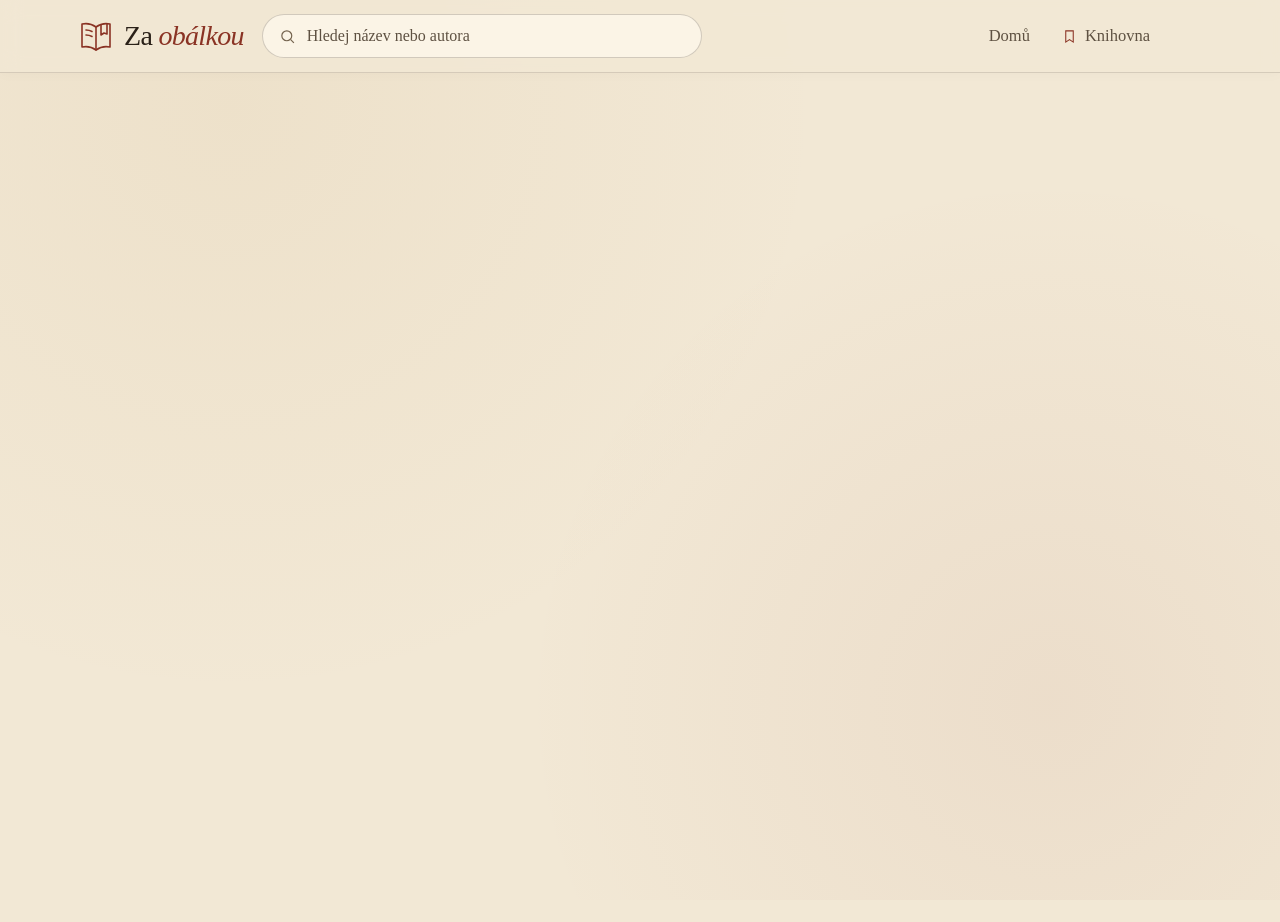
<file: app_v2.html>
<!doctype html>
<html lang="cs"><head><meta charset="utf-8"><meta name="viewport" content="width=device-width,initial-scale=1"><meta http-equiv="refresh" content="0;url=./index.html"><title>Za Obálkou</title></head><body><p>Aplikace je nyní na <a href="./index.html">hlavní stránce Za Obálkou</a>.</p></body></html>
</file>
<file: theme-palette.css>
/* Pastel surfaces with darker, readable accents. Dark mode keeps its existing body class. */
body[data-palette="peach"] {
  --bg:#F2E8D5;--bg-rgb:242,232,213;--ink:#2A2118;--ink-rgb:42,33,24;
  --card:#FBF4E6;--accent:#8A3324;--accent-rgb:138,51,36;--muted:#5E5142;
  --faint:#74634E;--faint2:#74634E;--desc:#3A3025;--onaccent:#FFF5E9;
  --gold:#966029;--gold-rgb:150,96,41;--notice:#6B5033;
  --cover-bg:#773827;--cover-ink:#FFF0D9;--cover-rule:#EDC894;
}
body.dark[data-palette="peach"] {
  --bg:#15120E;--bg-rgb:21,18,14;--ink:#ECE3CF;--ink-rgb:236,227,207;
  --card:#221C15;--accent:#E8A080;--accent-rgb:232,160,128;--muted:#BCAE92;
  --faint:#BCAE92;--faint2:#AC9D83;--desc:#DBD2BF;--onaccent:#241710;
  --gold:#D8AE75;--gold-rgb:216,174,117;--notice:#D7BE9F;
  --cover-bg:#673729;--cover-ink:#FFF0D9;--cover-rule:#EDC894;
}
body[data-palette="lavender"] {
  --bg:#EFEAF4;--bg-rgb:239,234,244;--ink:#2E2638;--ink-rgb:46,38,56;
  --card:#FAF6FD;--accent:#6C477F;--accent-rgb:108,71,127;--muted:#65586E;
  --faint:#74647F;--faint2:#74647F;--desc:#45384F;--onaccent:#FCF4FF;
  --gold:#80609B;--gold-rgb:128,96,155;--notice:#674A7B;
  --cover-bg:#60446F;--cover-ink:#F4E8FC;--cover-rule:#D7B8EB;
}
body.dark[data-palette="lavender"] {
  --bg:#18131D;--bg-rgb:24,19,29;--ink:#EBE1F3;--ink-rgb:235,225,243;
  --card:#241D2C;--accent:#CCADE4;--accent-rgb:204,173,228;--muted:#BBAFC7;
  --faint:#BBAFC7;--faint2:#AD9DBD;--desc:#DAD0E4;--onaccent:#25172F;
  --gold:#C5A3DB;--gold-rgb:197,163,219;--notice:#CCB6DD;
  --cover-bg:#51365F;--cover-ink:#F4E8FC;--cover-rule:#D7B8EB;
}
body[data-palette="sage"] {
  --bg:#E9EEE3;--bg-rgb:233,238,227;--ink:#273128;--ink-rgb:39,49,40;
  --card:#F5F8EF;--accent:#41694E;--accent-rgb:65,105,78;--muted:#546652;
  --faint:#5E6F59;--faint2:#5E6F59;--desc:#354735;--onaccent:#F5FBEF;
  --gold:#607644;--gold-rgb:96,118,68;--notice:#4C643D;
  --cover-bg:#3E5A43;--cover-ink:#EDF5DD;--cover-rule:#BDCF9D;
}
body.dark[data-palette="sage"] {
  --bg:#121813;--bg-rgb:18,24,19;--ink:#E0EADB;--ink-rgb:224,234,219;
  --card:#1D261E;--accent:#A8CBA5;--accent-rgb:168,203,165;--muted:#ADBFA7;
  --faint:#ADBFA7;--faint2:#A0B39A;--desc:#CEDBC7;--onaccent:#18281B;
  --gold:#BDD194;--gold-rgb:189,209,148;--notice:#BDCFB1;
  --cover-bg:#304E38;--cover-ink:#EDF5DD;--cover-rule:#BDCF9D;
}
body[data-palette="rose"] {
  --bg:#F3E7E9;--bg-rgb:243,231,233;--ink:#38272E;--ink-rgb:56,39,46;
  --card:#FFF4F5;--accent:#944563;--accent-rgb:148,69,99;--muted:#745663;
  --faint:#80616D;--faint2:#80616D;--desc:#503440;--onaccent:#FFF4F8;
  --gold:#9B5B76;--gold-rgb:155,91,118;--notice:#7B455D;
  --cover-bg:#794054;--cover-ink:#FFEAF0;--cover-rule:#EAB1C3;
}
body.dark[data-palette="rose"] {
  --bg:#1C1317;--bg-rgb:28,19,23;--ink:#F0E0E6;--ink-rgb:240,224,230;
  --card:#2C1D24;--accent:#E6A6BC;--accent-rgb:230,166,188;--muted:#C7ADB8;
  --faint:#C7ADB8;--faint2:#B69DA8;--desc:#E2CED6;--onaccent:#301822;
  --gold:#DAB0C0;--gold-rgb:218,176,192;--notice:#DDB9C6;
  --cover-bg:#613147;--cover-ink:#FFEAF0;--cover-rule:#EAB1C3;
}
body[data-palette="sky"] {
  --bg:#E5EDF2;--bg-rgb:229,237,242;--ink:#23313D;--ink-rgb:35,49,61;
  --card:#F3F8FC;--accent:#3B658A;--accent-rgb:59,101,138;--muted:#526778;
  --faint:#586D7D;--faint2:#586D7D;--desc:#344A5C;--onaccent:#F2F9FF;
  --gold:#51799A;--gold-rgb:81,121,154;--notice:#3F637D;
  --cover-bg:#365674;--cover-ink:#E8F4FF;--cover-rule:#B2D2E8;
}
body.dark[data-palette="sky"] {
  --bg:#111820;--bg-rgb:17,24,32;--ink:#DFEAF1;--ink-rgb:223,234,241;
  --card:#1C2732;--accent:#A1C6E2;--accent-rgb:161,198,226;--muted:#A9BECD;
  --faint:#A9BECD;--faint2:#9AADBD;--desc:#CBDCE6;--onaccent:#152B3B;
  --gold:#ADCDE2;--gold-rgb:173,205,226;--notice:#B4CDDE;
  --cover-bg:#2D4864;--cover-ink:#E8F4FF;--cover-rule:#B2D2E8;
}
body[data-palette] { color-scheme:light; accent-color:var(--accent); }
body.dark[data-palette] { color-scheme:dark; }
body[data-palette] .app-bg {
  background-image:radial-gradient(circle at 18% 12%,rgba(var(--gold-rgb),.07),transparent 45%),radial-gradient(circle at 82% 78%,rgba(var(--accent-rgb),.06),transparent 42%);
}
body[data-palette] .notice { border-color:rgba(var(--gold-rgb),.4);border-left-color:var(--gold); }
body[data-palette] .toast .ck { background:var(--accent);color:var(--onaccent); }
/* Only the generated jacket underneath a cover photo changes colour. Real artwork is untouched. */
body[data-palette] .cover { background:var(--cover-bg)!important;color:var(--cover-ink)!important; }
body[data-palette] .cover img.cv { background:var(--cover-bg)!important; }
body[data-palette] .cover .c-rule { background:var(--cover-rule)!important; }

@media(max-width:640px) {
  .hdr-in nav>.nav-btn[data-action="home"] { display:none; }
  .hdr-in nav { flex:none; }
}
@media(max-width:480px) {
  .hdr-in .nav-lib { font-size:0;gap:5px;padding:8px 6px; }
  .hdr-in .nav-lib .badge { font-size:12.5px; }
}
</file>
<file: reader-tools.css>
.edition-count{display:block;color:var(--accent);margin-top:4px}
.reading-thumb .cover{padding:9px!important;height:108px;justify-content:center}
.reading-thumb .c-title{font-size:12px!important;line-height:1.15;overflow-wrap:normal}
.reading-thumb .kicker,.reading-thumb .c-author,.reading-thumb .c-rule{display:none}
.reading-thumb .frame{inset:4px}
.edition-picker{margin:18px 0 22px;padding:16px;border:1px solid rgba(var(--accent-rgb),.25);border-radius:12px;background:var(--card)}
.edition-picker label{display:block;font-size:15px;margin-bottom:8px;color:var(--accent)}
.edition-picker .book-meta{margin:8px 0 0}
.source-status{color:var(--muted);font-size:14px;margin:14px 0 26px}
summary{cursor:pointer;width:fit-content;padding:6px 0}
button:disabled{opacity:.55;cursor:default;transform:none!important}
#readerDialog{background:var(--card);color:var(--ink);border:1px solid rgba(var(--ink-rgb),.2);border-radius:18px;width:min(560px,calc(100vw - 28px));padding:26px;max-height:90dvh;overflow:auto;box-shadow:0 24px 80px rgba(0,0,0,.25)}
#readerDialog::backdrop{background:rgba(0,0,0,.45);backdrop-filter:blur(3px)}
#readerDialog h2{font:400 30px 'Newsreader',Georgia,serif;margin:4px 0 16px}
#readerDialog p{font-size:17px;line-height:1.5}
#readerDialog input[type=text],#readerDialog textarea{width:100%;background:var(--bg);color:var(--ink);border:1px solid rgba(var(--ink-rgb),.25);padding:10px;border-radius:8px;font:14px system-ui,sans-serif;resize:vertical}
.dialog-close{float:right;background:none;border:0;color:var(--muted);font-size:24px;cursor:pointer;padding:0 6px}
.transfer-qr{max-width:240px;margin:22px auto;padding:10px;background:#fff;border-radius:10px}
.transfer-qr svg{display:block;width:100%;height:auto}
.transfer-preview{max-height:180px;overflow:auto;padding-left:22px;font-size:16px}

.shelf-section{margin:32px 0 42px}
.shelf-section h2{font:500 25px/1.2 'Newsreader',Georgia,serif;margin:0 0 12px}
.shelf-section h2 span{font:15px 'Newsreader',Georgia,serif;color:var(--faint);margin-left:8px}
</file>
<file: bookshelf.css>
/* Stable spine hit areas; decorative previews never intercept adjacent books. */
.bookshelf{--shelf-preview-width:174px;max-width:100%;overflow-x:auto;overflow-y:hidden;overscroll-behavior-x:contain;padding:0 0 6px;scrollbar-width:thin;scrollbar-color:rgba(var(--accent-rgb),.4) transparent;border-radius:12px}
.bookshelf:focus:not(:focus-visible){outline:none}
.bookshelf:focus-visible{outline:2px solid var(--accent);outline-offset:3px}
.bookshelf-track{position:relative;display:flex;align-items:flex-end;gap:8px;list-style:none;width:max-content;min-width:100%;margin:0;padding:48px calc(var(--shelf-gutter,174px) + 18px) 116px 14px;isolation:isolate}
.bookshelf-track:after{content:"";position:absolute;z-index:-1;left:0;right:0;bottom:102px;height:15px;border-top:1px solid rgba(var(--ink-rgb),.2);border-bottom:3px solid rgba(var(--ink-rgb),.12);border-radius:3px;background:linear-gradient(var(--card),rgba(var(--ink-rgb),.08));box-shadow:0 10px 16px -10px rgba(var(--ink-rgb),.34)}
.shelf-book{--spine-bg:var(--cover-bg,var(--accent));position:relative;flex:0 0 var(--spine-width);width:var(--spine-width);height:var(--spine-height);perspective:700px}
.shelf-book:nth-child(3n+2){--spine-bg:color-mix(in srgb,var(--cover-bg,var(--accent)) 86%,var(--card))}
.shelf-book:nth-child(3n){--spine-bg:color-mix(in srgb,var(--cover-bg,var(--accent)) 88%,var(--ink))}
.shelf-spine{position:relative;display:flex;align-items:center;justify-content:center;width:100%;height:100%;margin:0;padding:20px 4px 28px;isolation:isolate;border:0;border-radius:4px 0 0 2px;color:var(--cover-ink,var(--onaccent));background:linear-gradient(90deg,rgba(255,255,255,.12),transparent 14%,transparent 73%,rgba(0,0,0,.18)),var(--spine-bg);font:inherit;cursor:pointer;box-shadow:3px 2px 6px rgba(var(--ink-rgb),.16),inset 2px 0 1px rgba(255,255,255,.13);transform-origin:right center;transition:transform .28s ease,box-shadow .28s ease}
.shelf-spine:before,.shelf-spine:after{content:"";position:absolute;left:6px;right:6px;height:3px;border-top:1px solid var(--cover-rule,currentColor);border-bottom:1px solid var(--cover-rule,currentColor);opacity:.65}
.shelf-spine:before{top:10px}.shelf-spine:after{bottom:10px}
.shelf-spine:focus-visible{outline:2px solid var(--accent);outline-offset:4px}
.shelf-spine-copy{display:flex;align-items:center;justify-content:center;gap:5px;max-width:100%;height:100%;overflow:hidden}
.shelf-spine-title,.shelf-spine-author{writing-mode:vertical-rl;text-orientation:mixed;white-space:nowrap;overflow:hidden;text-overflow:ellipsis;max-height:100%}
.shelf-spine-title{font-family:'Newsreader',Georgia,serif;font-weight:500;font-size:16px;line-height:1.05;letter-spacing:.02em}
.shelf-spine-author{font-size:10px;line-height:1.15;opacity:.86}
.shelf-spine-language{position:absolute;bottom:17px;left:0;right:0;text-align:center;font:9px system-ui,sans-serif;letter-spacing:.1em;opacity:.8}
.shelf-preview{position:absolute;left:calc(var(--spine-width) - 1px);top:0;z-index:2;width:var(--shelf-preview-width);visibility:hidden;opacity:0;pointer-events:none;transform:translateY(0) rotateY(-78deg);transform-origin:left calc(var(--spine-height) / 2);transition:opacity .22s ease,transform .28s ease,visibility .22s;filter:drop-shadow(3px 10px 12px rgba(var(--ink-rgb),.15))}
.shelf-preview-cover{height:var(--spine-height);border-radius:0 5px 5px 0;overflow:hidden;background:var(--cover-bg,var(--accent))}
.shelf-preview-cover>.cover{width:100%;height:100%;aspect-ratio:auto!important;padding:16px 13px!important;border-radius:0 5px 5px 0;box-shadow:inset 4px 0 4px rgba(0,0,0,.12)}
.shelf-preview-cover .cover img.cv{object-fit:contain}
.shelf-preview-cover .c-title{font-size:21px!important;overflow-wrap:anywhere}
.shelf-preview-cover .c-author{font-size:13px}
.shelf-preview-cover .kicker{font-size:9px;letter-spacing:.12em}
.shelf-preview-caption{position:relative;margin-top:8px;padding:10px 11px;background:var(--card);color:var(--ink);border:1px solid rgba(var(--ink-rgb),.15);border-radius:9px;box-shadow:0 4px 12px rgba(var(--ink-rgb),.05)}
.shelf-preview-title{font-family:'Newsreader',Georgia,serif;font-size:16px;line-height:1.18;display:-webkit-box;-webkit-line-clamp:2;-webkit-box-orient:vertical;overflow:hidden}
.shelf-preview-author{font-size:12px;white-space:nowrap;text-overflow:ellipsis;overflow:hidden;color:var(--muted);margin-top:3px}
.shelf-preview-meta{font-size:11px;color:var(--muted);margin-top:5px}
.shelf-book:focus-within{z-index:5}
.shelf-book:focus-within .shelf-preview{visibility:visible;opacity:1;pointer-events:none;transform:translateY(-10px) rotateY(0)}
.shelf-book:focus-within .shelf-spine{transform:translateY(-10px) rotateY(-24deg);box-shadow:5px 10px 13px rgba(var(--ink-rgb),.2)}
@media(hover:hover) and (pointer:fine){
  .shelf-book:hover{z-index:6}
  .shelf-book:hover .shelf-preview{visibility:visible;opacity:1;pointer-events:none;transform:translateY(-10px) rotateY(0)}
  .shelf-book:hover .shelf-spine{transform:translateY(-10px) rotateY(-24deg);box-shadow:5px 10px 13px rgba(var(--ink-rgb),.2)}
}
@media(max-width:420px){
  .bookshelf{--shelf-preview-width:158px}
  .bookshelf-track{gap:6px;padding-left:8px}
  .shelf-preview-cover .c-title{font-size:19px!important}
}
@media(prefers-reduced-motion:reduce){.shelf-spine,.shelf-preview{transition:none}}

/* Stretch only the leftmost 1/16 of the jacket across the spine. This uses the
   already loaded cover and needs no pixel readback or third-party image proxy. */
.shelf-spine-art{position:absolute;inset:0;z-index:-1;overflow:hidden;border-radius:inherit;pointer-events:none;background:var(--spine-bg)}
.shelf-spine-art img.cv{position:absolute;inset:0 auto 0 0;display:block;width:1600%;max-width:none;height:100%;object-fit:fill;filter:blur(.6px)}
.shelf-spine-art:after{content:"";position:absolute;inset:0;background:linear-gradient(90deg,rgba(255,255,255,.12),rgba(0,0,0,.22) 18%,rgba(0,0,0,.34) 78%,rgba(0,0,0,.5))}
.shelf-spine:has(.shelf-spine-art img){color:#fff}
.shelf-spine:has(.shelf-spine-art img) .shelf-spine-copy,.shelf-spine:has(.shelf-spine-art img) .shelf-spine-language{text-shadow:0 1px 2px #000,0 0 5px rgba(0,0,0,.9)}
.shelf-spine:has(.shelf-spine-art img):before,.shelf-spine:has(.shelf-spine-art img):after{border-color:rgba(255,255,255,.7)}
.shelf-preview,.shelf-preview *{pointer-events:none!important;user-select:none}

/* A supplied photo of this edition's actual spine has priority over the jacket strip. */
.shelf-spine-art img.cv[data-spine-original]{width:100%;height:100%;object-fit:fill;filter:none}
.shelf-spine-art:has([data-spine-original]):after{background:linear-gradient(90deg,rgba(255,255,255,.08),transparent 18%,transparent 78%,rgba(0,0,0,.15))}
.shelf-spine:has([data-spine-original]) .shelf-spine-copy,.shelf-spine:has([data-spine-original]) .shelf-spine-language,.shelf-spine:has([data-spine-original]):before,.shelf-spine:has([data-spine-original]):after{opacity:0}
</file>
<file: polish.css>
/* A quieter reading interface. Colours continue to come from the chosen palette. */
html{scroll-padding-top:94px}
body{line-height:1.45}
.hdr{box-shadow:0 2px 12px rgba(var(--ink-rgb),.025)}
.hdr-in{gap:18px}
.hdr-in nav{margin-left:auto}
.nav-btn{min-height:42px}
.icon-btn{width:42px;height:42px}
.hsearch-wrap{min-height:44px}
.hsearch-wrap input::placeholder{color:var(--muted);opacity:1}
.hsearch-wrap input::-webkit-search-cancel-button{cursor:pointer}
.home-hero{padding:38px 0 20px!important}
.home-hero>div:first-child{font-size:12px!important;letter-spacing:.24em!important;margin-bottom:16px!important}
.home-title{font-size:clamp(40px,5.7vw,64px)!important;margin-bottom:16px!important;text-wrap:balance}
.home-intro{font-size:18px!important;line-height:1.55!important;max-width:570px!important;text-wrap:pretty}
.home-search{margin-top:22px!important;min-height:54px;box-shadow:0 4px 18px rgba(var(--ink-rgb),.055)!important}
.home-search:focus-within{box-shadow:0 0 0 3px rgba(var(--accent-rgb),.12),0 4px 18px rgba(var(--ink-rgb),.055)!important}
.home-tags{gap:8px!important;margin-top:18px!important}
.discovery-section{margin-top:32px!important}
.sec-head{margin-bottom:20px}
.sec-head h2{text-wrap:balance}
.book-card{border-radius:7px}
.book-card>.cover{box-shadow:0 7px 18px rgba(var(--ink-rgb),.15),inset 0 0 0 1px rgba(255,255,255,.08)}
.book-meta,.source-status,.shelf-preview-author,.shelf-preview-meta,.palette-help{font-family:system-ui,-apple-system,BlinkMacSystemFont,'Segoe UI',sans-serif;font-size:12px;line-height:1.6}
.book-meta{margin-top:7px}
.edition-count{font-size:11.5px}
.toolbar{gap:8px}
.filters{gap:14px;padding:16px 18px;border-radius:14px;box-shadow:0 2px 8px rgba(var(--ink-rgb),.025)}
.filters label{font-size:14px;gap:7px}
select{min-height:44px;padding:9px 12px;border-radius:9px;cursor:pointer}
.tag-chip,.tag-active{min-height:38px;line-height:1.35}
.tag-chip:hover,.mood:hover{background:rgba(var(--accent-rgb),.09);color:var(--accent);border-color:rgba(var(--accent-rgb),.45);transform:none}
.toolbar [aria-pressed=true]:hover{background:var(--accent);color:var(--onaccent);border-color:var(--accent)}
.tag-chip:disabled:hover{background:var(--card);color:var(--muted);border-color:rgba(var(--ink-rgb),.18)}
.numin:focus{outline:none;border-color:var(--accent);box-shadow:0 0 0 3px rgba(var(--accent-rgb),.12)}
button:focus-visible,a:focus-visible{outline-width:2px;outline-offset:3px}
button[data-action="back"],button[data-action="remove"],button[data-action="clearTag"]{border-radius:7px}
.skip-link{border-radius:9px;box-shadow:0 4px 14px rgba(var(--ink-rgb),.12)}
.detail-layout{gap:40px!important}
.detail-info{min-width:0!important;overflow-wrap:anywhere}
.detail-info h1{text-wrap:balance}
.detail-cover{top:94px!important}
.detail-cover>div{box-shadow:0 16px 36px rgba(var(--ink-rgb),.24)!important}
.detail-info .desc{font-size:18px;line-height:1.65;text-wrap:pretty}
.edition-picker{padding:15px 16px;border-radius:14px}
.edition-picker label{font-size:16px}
.rcard{border-radius:14px;box-shadow:0 2px 8px rgba(var(--ink-rgb),.025)}
.rcard a{display:inline-block;text-underline-offset:3px}
.rcard a:hover{color:var(--accent)}
.source-status summary{padding:7px 0;color:var(--muted);text-underline-offset:3px}
.source-status summary:hover{text-decoration:underline}
.shelf-help{max-width:70ch}
.shelf-section h2 span{display:inline-grid;place-items:center;min-width:25px;height:25px;padding:0 7px;border-radius:999px;background:rgba(var(--accent-rgb),.09);color:var(--accent);font-size:13px}
.shelf-preview-caption{box-shadow:0 6px 16px rgba(var(--ink-rgb),.07)}
.shelf-preview-meta{font-size:11px}
.dialog-close{display:grid;place-items:center;min-width:40px;min-height:40px;border-radius:9px;margin:-8px -9px 0 8px}
.dialog-close:hover{background:rgba(var(--ink-rgb),.06);color:var(--ink)}
.toast{line-height:1.4;bottom:max(24px,env(safe-area-inset-bottom))}

/* A deliberate second header row avoids a partially wrapped search on tablets. */
@media(max-width:900px){
 html{scroll-padding-top:146px}
 .hdr-in{gap:10px 16px}
 .hdr-in>.hsearch-wrap{order:3;flex-basis:100%;max-width:none}
 .hdr-in nav{margin-left:auto;flex:none}
 .detail-cover{width:240px!important;top:146px!important}
 .detail-layout{gap:30px!important}
 .home-hero{padding-top:30px!important}
}
@media(max-width:640px){
 .hdr-in{padding:10px 14px;gap:8px}
 .hdr-in .palette-toggle,.hdr-in #themeBtn{width:42px;height:42px}
 .hdr-in .nav-lib{min-height:42px}
 .home-hero{padding:28px 0 14px!important}
 .home-hero>div:first-child{font-size:11px!important;letter-spacing:.2em!important}
 .home-title{font-size:clamp(38px,8.5vw,50px)!important}
 .home-intro{font-size:17px!important}
 .home-search{padding:11px 16px!important;margin-top:20px!important}
 .home-search input{font-size:17px!important}
 .home-tags{gap:7px!important;margin-top:16px!important}
 .discovery-section{margin-top:24px!important}
 .filters{gap:12px;padding:14px}
 .filters label{min-width:0;flex-basis:calc(50% - 6px);width:auto}
 .filters label:first-child{flex-basis:100%}
 .filters select,.numin{font-size:16px}
 .tag-chip,.tag-active{min-height:42px;padding:9px 13px}
 .detail-layout{gap:24px!important}
 .detail-cover{width:180px!important;position:relative!important;top:auto!important;margin:0 auto!important}
 .detail-info{flex-basis:100%!important}
 .edition-picker{padding:14px}
 #readerDialog{padding:22px;max-height:calc(100dvh - 32px)}
 .dialog-close{min-width:44px;min-height:44px}
 .shelf-section{margin-top:26px}
 .book-meta{font-size:11.5px}
 .toast{padding:12px 17px;font-size:16px}
}
@media(hover:none){
 .book-card:hover .cover{transform:none;box-shadow:0 7px 18px rgba(var(--ink-rgb),.15)}
 .mood:hover,.lib-btn:hover{transform:none}
 .tag-chip,.mood,.lib-btn,.nav-btn,.shelf-spine{touch-action:manipulation}
}

/* The community score stays beside the book, above the long description. */
.detail-primary-rating{margin:12px 0 20px;min-height:31px}
.primary-rating{display:flex;flex-wrap:wrap;align-items:center;gap:7px 10px;width:fit-content;max-width:100%;font:14px/1.5 system-ui,-apple-system,BlinkMacSystemFont,"Segoe UI",sans-serif;text-decoration:none;color:var(--muted);border-radius:9px}
.primary-rating strong{font-family:'Newsreader',Georgia,serif;font-weight:500;font-size:27px;line-height:1;color:var(--ink);font-variant-numeric:tabular-nums}
.primary-rating .rating-source{color:var(--accent);font-weight:500}
.primary-rating .rating-votes{font-size:12px;color:var(--muted)}
a.primary-rating:hover .rating-source{text-decoration:underline;text-underline-offset:3px}
.book-rating .book-meta{font-variant-numeric:tabular-nums}
@media(max-width:640px){.primary-rating{gap:6px 8px}.detail-primary-rating{margin-bottom:18px}.rating-grid{grid-template-columns:repeat(2,minmax(0,1fr))!important}.rcard{min-width:0}}
</file>
<file: appearance.css>
.appearance-picker{position:relative;display:flex;align-items:center;flex:none}
.appearance-toggle{display:inline-flex;align-items:center;justify-content:center;gap:8px;min-height:42px;color:var(--accent);white-space:nowrap}
.appearance-toggle[aria-expanded="true"]{background:rgba(var(--accent-rgb),.1);color:var(--accent)}
.appearance-panel{position:absolute;right:0;top:calc(100% + 12px);z-index:80;box-sizing:border-box;width:336px;max-width:calc(100vw - 24px);max-height:calc(100dvh - 104px);overflow:auto;overscroll-behavior:contain;padding:18px;background:var(--card);color:var(--ink);border:1px solid rgba(var(--ink-rgb),.14);border-radius:18px;box-shadow:0 14px 44px rgba(var(--ink-rgb),.17);text-align:left}
.appearance-panel[hidden],.appearance-selection[hidden]{display:none}
.appearance-head{display:flex;align-items:center;justify-content:space-between;gap:12px;margin-bottom:16px}
.appearance-head h2{margin:0;font:500 23px/1.2 'Newsreader',Georgia,serif}
.appearance-close{display:grid;place-items:center;flex:none;width:40px;height:40px;margin:-6px -7px -6px 0;border:0;border-radius:10px;background:transparent;color:var(--muted);cursor:pointer}
.appearance-close:hover{background:rgba(var(--ink-rgb),.06);color:var(--ink)}
.appearance-modes{display:grid;grid-template-columns:1fr 1fr;gap:5px;padding:4px;border:1px solid rgba(var(--ink-rgb),.1);border-radius:12px;background:rgba(var(--ink-rgb),.035)}
.appearance-mode{min-height:42px;border:1px solid transparent;border-radius:8px;background:transparent;color:var(--muted);font:inherit;font-size:15px;cursor:pointer}
.appearance-mode[aria-pressed="true"]{background:var(--card);color:var(--accent);border-color:rgba(var(--accent-rgb),.2);box-shadow:0 2px 5px rgba(var(--ink-rgb),.05)}
.appearance-realism{display:flex;align-items:center;justify-content:space-between;gap:18px;padding:20px 0;border-bottom:1px solid rgba(var(--ink-rgb),.1);margin-bottom:18px}
.appearance-realism-copy{min-width:0}
.appearance-section-label{display:block;margin:0 0 11px;font:500 15px/1.3 'DM Sans',system-ui,sans-serif;color:var(--ink)}
.appearance-realism .appearance-section-label{margin-bottom:5px}
.appearance-help{margin:0;font:13px/1.45 'DM Sans',system-ui,sans-serif;color:var(--muted)}
.appearance-switch{position:relative;flex:none;width:48px;height:44px;padding:0;border:0;border-radius:12px;background:transparent;cursor:pointer}
.appearance-switch:before{content:"";position:absolute;left:0;right:0;top:8px;height:28px;border-radius:999px;background:rgba(var(--ink-rgb),.2);box-shadow:inset 0 0 0 1px rgba(var(--ink-rgb),.06);transition:background .18s ease}
.appearance-switch-knob{position:absolute;top:11px;left:3px;width:22px;height:22px;background:var(--card);border-radius:50%;box-shadow:0 1px 4px rgba(0,0,0,.2);transition:transform .18s ease;pointer-events:none}
.appearance-switch[aria-checked="true"]:before{background:var(--accent)}
.appearance-switch[aria-checked="true"] .appearance-switch-knob{transform:translateX(20px);background:var(--onaccent)}
.appearance-choices{display:grid;gap:7px}
.appearance-palette-choices{grid-template-columns:1fr 1fr}
.appearance-choice{display:flex;align-items:center;gap:9px;min-width:0;min-height:46px;padding:7px 8px;border:1px solid transparent;border-radius:10px;background:transparent;color:var(--muted);font:14px/1.25 'DM Sans',system-ui,sans-serif;cursor:pointer;text-align:left}
.appearance-choice:hover{background:rgba(var(--ink-rgb),.04);color:var(--ink)}
.appearance-choice[aria-pressed="true"]{background:rgba(var(--accent-rgb),.07);border-color:rgba(var(--accent-rgb),.3);color:var(--ink)}
.appearance-swatch{display:grid;place-items:center;flex:none;width:26px;height:26px;border:1px solid rgba(0,0,0,.14);border-radius:50%;color:#35261C}
.appearance-swatch svg{opacity:0;filter:drop-shadow(0 1px 1px rgba(255,255,255,.6))}
.appearance-choice[aria-pressed="true"] .appearance-swatch svg{opacity:1}
[data-appearance-palette="peach"] .appearance-swatch{background:#EBC3A9;color:#763727}
[data-appearance-palette="lavender"] .appearance-swatch{background:#D6BDE9;color:#604078}
[data-appearance-palette="sage"] .appearance-swatch{background:#BDD2B1;color:#395D3E}
[data-appearance-palette="rose"] .appearance-swatch{background:#EBC0CD;color:#853D57}
[data-appearance-palette="sky"] .appearance-swatch{background:#BCD7EB;color:#355E80}
.appearance-wood-choices{grid-template-columns:repeat(5,minmax(0,1fr));gap:4px}
.appearance-wood-choices .appearance-choice{flex-direction:column;justify-content:center;gap:7px;padding:8px 2px;font-size:12px;text-align:center}
.appearance-wood-choices .appearance-swatch{width:36px;height:42px;border-radius:6px;background-color:var(--wood-swatch);background-image:repeating-linear-gradient(94deg,transparent 0 5px,rgba(61,36,10,.14) 6px,transparent 8px 12px,rgba(255,255,255,.16) 13px,transparent 15px 19px),linear-gradient(100deg,rgba(255,255,255,.22),transparent 40%,rgba(58,25,4,.1));box-shadow:inset 0 0 0 1px rgba(255,255,255,.16)}
[data-appearance-wood="oak"]{--wood-swatch:#BF945A}
[data-appearance-wood="spruce"]{--wood-swatch:#DEC9A0}
[data-appearance-wood="birch"]{--wood-swatch:#E6D7BA}
[data-appearance-wood="cherry"]{--wood-swatch:#BE8265}
[data-appearance-wood="acacia"]{--wood-swatch:#AA895A}
.appearance-panel button:focus-visible,.appearance-toggle:focus-visible{outline:2px solid var(--accent);outline-offset:3px}
.appearance-sr-only{position:absolute;width:1px;height:1px;padding:0;margin:-1px;overflow:hidden;clip:rect(0,0,0,0);white-space:nowrap;border:0}
@media(max-width:640px){.hdr-in #appearanceBtn{min-width:42px;padding:8px}.appearance-toggle>span{display:none}}
@media(max-width:360px){.appearance-panel{padding:15px;width:316px}.appearance-palette-choices{gap:5px}.appearance-choice{gap:7px;padding:7px 5px;font-size:13px}}
@media(prefers-reduced-motion:reduce){.appearance-switch:before,.appearance-switch-knob{transition:none}}
</file>
<file: realism.css>
/* A separate, optional room. Nothing in the familiar view inherits these rules. */
body[data-realism="true"]{
  --room-photo:url('assets/library-room-oak.webp');--desk-photo:url('assets/library-desk-oak.webp');--wood-texture:url('assets/wood-grain.webp');
  --wood-base:#865831;--wood-edge:#3e2514;--wood-light:#c59559;--wood-tone:rgba(106,62,24,.22);--wood-inset:rgba(30,14,4,.75);
  --real-paper:#eee2c9;--real-paper-edge:#c1ad85;--real-ink:#382c20;
  --real-paper-grain:repeating-linear-gradient(93deg,rgba(91,65,28,.025) 0 1px,transparent 1px 4px),repeating-linear-gradient(2deg,rgba(255,255,255,.1) 0 1px,transparent 1px 6px);
  --ink:#382c20;--ink-rgb:56,44,32;--muted:#665742;--faint:#76644e;--faint2:#76644e;--desc:#514330;--bg:#eee2c9;--bg-rgb:238,226,201;--card:#f2e8d3;--accent:#70542b;--accent-rgb:112,84,43;--onaccent:#fff8e7;--notice:#655032;
  color:var(--real-ink);background:#21170f;
}
body[data-realism="true"][data-wood="spruce"]{--room-photo:url('assets/library-room-spruce.webp');--desk-photo:url('assets/library-desk-spruce.webp');--wood-base:#b39768;--wood-edge:#766043;--wood-light:#e2c898;--wood-tone:rgba(239,216,167,.24);--wood-inset:rgba(60,40,18,.58)}
body[data-realism="true"][data-wood="birch"]{--room-photo:url('assets/library-room-birch.webp');--desk-photo:url('assets/library-desk-birch.webp');--wood-base:#d4bea0;--wood-edge:#9a8261;--wood-light:#f1ddba;--wood-tone:rgba(255,240,202,.38);--wood-inset:rgba(72,51,28,.5)}
body[data-realism="true"][data-wood="cherry"]{--room-photo:url('assets/library-room-cherry.webp');--desk-photo:url('assets/library-desk-cherry.webp');--wood-base:#945b43;--wood-edge:#542d21;--wood-light:#cd9472;--wood-tone:rgba(145,55,30,.28);--wood-inset:rgba(36,13,6,.72)}
body[data-realism="true"][data-wood="acacia"]{--room-photo:url('assets/library-room-acacia.webp');--desk-photo:url('assets/library-desk-acacia.webp');--wood-base:#a26c37;--wood-edge:#553114;--wood-light:#daaa66;--wood-tone:rgba(137,75,18,.22);--wood-inset:rgba(39,21,5,.74)}
body.dark[data-realism="true"]{--real-paper:#d9cbb0;--real-paper-edge:#a68c60;--real-ink:#302719;--ink:#302719;--ink-rgb:48,39,25;--muted:#5c4f3a;--faint:#65563e;--faint2:#65563e;--desc:#4a3d29;--bg:#d9cbb0;--bg-rgb:217,203,176;--card:#e3d5b9;--accent:#67491f;--accent-rgb:103,73,31;background:#100e0c}
body[data-realism="true"] .app-bg{background:transparent;background-image:none;isolation:isolate}
body[data-realism="true"] .app-bg:before{content:"";position:fixed;z-index:-2;inset:0;background:linear-gradient(rgba(28,19,10,.23),rgba(22,15,8,.5)),var(--room-photo) center / cover;pointer-events:none}
body.dark[data-realism="true"] .app-bg:before{filter:brightness(.53) saturate(.72)}
body[data-realism="true"] .hdr{display:none}
body[data-realism="true"] main{position:relative;max-width:1320px;padding:30px 38px 126px}
body[data-realism="true"][data-view="home"] main{max-width:none;width:100%;padding:0}
body[data-realism="true"] .tag-chip,body[data-realism="true"] .tag-active{border-radius:2px;background:transparent;border-color:rgba(89,63,28,.24);color:var(--real-ink);box-shadow:0 1px 0 rgba(255,255,255,.3);transition:color .2s,background .2s}
body[data-realism="true"] .tag-chip:hover,body[data-realism="true"] .tag-active:hover{transform:none;background:rgba(87,61,25,.09);color:var(--real-ink)}
body[data-realism="true"] .toolbar [aria-pressed="true"]{background:rgba(112,77,30,.12);color:var(--real-ink);border-color:#907044;box-shadow:inset 0 -2px 0 #907044}
body[data-realism="true"] select,body[data-realism="true"] .numin{border:0;border-bottom:1px solid #a18a61;border-radius:1px;background:rgba(255,251,230,.2);box-shadow:none;color:var(--real-ink)}
body[data-realism="true"] select:focus{border-color:var(--accent);box-shadow:0 2px 0 var(--accent)}

/* The image is the actual scene: all live elements share its aspect and camera. */
body[data-realism="true"] .room-home{position:relative;height:100dvh;min-height:570px;overflow:hidden;isolation:isolate;background:#2c2117}
body[data-realism="true"] .room-scene{position:absolute;left:0;top:50%;width:max(100vw,calc(100dvh * 1.59879));aspect-ratio:1586/992;transform:translateY(-50%) translate3d(var(--room-look-shift-x,0px),var(--room-look-shift-y,0px),0) perspective(1600px) rotateY(var(--room-look-x,0deg)) rotateX(var(--room-look-y,0deg)) scale(1.015);transform-origin:50% 50%;isolation:isolate;container-type:inline-size}
body[data-realism="true"] .room-scene:before{content:"";position:absolute;z-index:-2;inset:0;background:var(--room-photo) center / 100% 100% no-repeat;transition:filter .8s}
body[data-realism="true"] .room-scene:after{content:"";position:absolute;z-index:20;inset:0;pointer-events:none;background:radial-gradient(ellipse at 21% 20%,rgba(255,230,184,.06),transparent 56%),linear-gradient(90deg,rgba(12,8,4,.03),transparent 20%,transparent 78%,rgba(12,8,4,.08));mix-blend-mode:multiply}
body.dark[data-realism="true"] .room-scene:before{filter:brightness(.52) saturate(.79)}
body.dark[data-realism="true"] .room-scene:after{background:radial-gradient(ellipse at 48% 43%,rgba(247,168,70,.08),rgba(4,9,19,.15) 69%);mix-blend-mode:normal}
body[data-realism="true"] .room-reception{position:absolute;z-index:4;left:50.3%;top:47.2%;width:24.5%;height:19.5%;padding:.5% 1%;display:flex;flex-direction:column;align-items:stretch;justify-content:center;color:#493b29;transform:rotate(.3deg);text-align:center}
body[data-realism="true"] .room-reception h1{font:500 clamp(24px,2.3cqw,44px)/1 'Newsreader',Georgia,serif;letter-spacing:-.035em;margin:0 0 2%;color:#443629;text-shadow:0 1px 0 rgba(255,255,255,.25)}
body[data-realism="true"] .room-reception h1 em{font-weight:400}
body[data-realism="true"] .room-reception>p{margin:0 0 4%;font:italic clamp(12px,1.05cqw,20px)/1.3 'EB Garamond',Georgia,serif;color:#6d5b43}
body[data-realism="true"] .room-reception .hsearch-wrap{flex:0 0 auto;width:100%;max-width:none;min-width:0;min-height:0;gap:8px;padding:1.4% 1%;border:0;border-bottom:1.5px solid #9f8764;border-radius:0;background:transparent;box-shadow:none!important}
body[data-realism="true"] .room-reception .hsearch-wrap:focus-within{border-bottom-color:#72532f;box-shadow:0 2px 0 rgba(112,77,30,.22)!important}
body[data-realism="true"] .room-reception .hsearch-wrap input{font:italic clamp(15px,1.42cqw,24px)/1.15 'EB Garamond',Georgia,serif;color:#4b3826;min-width:0;text-align:left}
body[data-realism="true"] .room-reception input::placeholder{color:#79664d;opacity:1}
body[data-realism="true"] .room-reception .hsearch-wrap svg{width:clamp(15px,1.25cqw,22px);height:auto;color:#735c3e}
body[data-realism="true"] .room-reception .home-tags,body[data-realism="true"] .room-moods{display:flex;flex-wrap:wrap;justify-content:center;gap:3px 12px;margin:2.5% 0 0!important}
body[data-realism="true"] .room-reception .tag-chip{min-height:0;padding:1px 0;background:transparent;border:0;border-bottom:1px solid rgba(92,66,31,.2);border-radius:0;box-shadow:none;font:italic clamp(12px,1.01cqw,18px)/1.35 'EB Garamond',Georgia,serif;color:#74593b}
body[data-realism="true"] .room-reception .tag-chip:hover{color:#352616;border-bottom-color:#74593b}
body[data-realism="true"] .room-plaque{position:absolute;left:2.2%;top:24.9%;width:14.5%;height:5.6%;display:flex;align-items:center;justify-content:center;text-align:center;transform:skewY(10deg);font:500 clamp(14px,1.4cqw,27px)/1.12 'Newsreader',Georgia,serif;letter-spacing:.025em;color:#453016;text-shadow:0 1px 0 rgba(255,233,174,.5);padding:0 1%;margin:0}
body[data-realism="true"] .room-featured{position:absolute;inset:0;pointer-events:none;perspective:1400px}
body[data-realism="true"] .room-book{position:absolute;width:4.5%;height:15.4%;border:0;padding:0;background:none;color:#eaddbd;cursor:pointer;pointer-events:auto;overflow:visible;perspective:800px;isolation:isolate;box-shadow:none;z-index:3}
body[data-realism="true"] .room-book:nth-child(1){left:1.8%;bottom:44.55%}
body[data-realism="true"] .room-book:nth-child(2){left:7.25%;bottom:45.25%}
body[data-realism="true"] .room-book:nth-child(3){left:12.7%;bottom:45.95%}
body[data-realism="true"] .room-book:nth-child(4){left:1.8%;bottom:21.55%}
body[data-realism="true"] .room-book:nth-child(5){left:7.25%;bottom:23.35%}
body[data-realism="true"] .room-book:nth-child(6){left:12.7%;bottom:25.15%}
body[data-realism="true"] .room-book>.cover{width:100%;height:100%;padding:8px!important;aspect-ratio:auto;border-radius:2px 3px 3px 1px;transform:skewY(-5deg) rotateY(13deg);transform-origin:35% 100%;box-shadow:-4px 1px 0 #423421,3px 0 0 #c8b98d,5px 2px 0 #44311b,7px 4px 8px rgba(12,6,2,.66);filter:brightness(.87) saturate(.9);transition:transform .42s cubic-bezier(.16,.85,.25,1),filter .3s,box-shadow .4s;pointer-events:none}
body[data-realism="true"] .room-book:nth-child(n+4)>.cover{transform:skewY(-14deg) rotateY(13deg)}
body[data-realism="true"] .room-book>.cover:after{content:"";position:absolute;z-index:5;inset:0;pointer-events:none;border-radius:inherit;background:linear-gradient(94deg,rgba(5,2,0,.26),rgba(255,245,208,.22) 4%,rgba(5,2,0,.12) 8%,transparent 18%,rgba(255,247,223,.06) 86%,rgba(0,0,0,.15));mix-blend-mode:multiply}
body[data-realism="true"] .room-book .c-title{font-size:clamp(10px,1.1cqw,18px)!important}
body[data-realism="true"] .room-book .c-author{font-size:clamp(8px,.7cqw,12px)}
body[data-realism="true"] .room-book .kicker,body[data-realism="true"] .room-book .c-rule{display:none}
body[data-realism="true"] .room-book-label{position:absolute;left:-30%;bottom:-26%;min-width:180%;padding:10% 12%;opacity:0;visibility:hidden;pointer-events:none;background:#ecdfc1;background-image:var(--real-paper-grain);color:#463420;box-shadow:0 4px 9px rgba(16,9,3,.35);font:italic clamp(10px,.95cqw,17px)/1.2 'EB Garamond',Georgia,serif;transform:rotate(-2deg);transition:opacity .2s}
body[data-realism="true"] .room-book:focus-visible{outline:2px solid #f8d790;outline-offset:7px;z-index:12}
body[data-realism="true"] .room-book:focus-visible>.cover{transform:translate(18%,-8%) rotateY(-12deg) scale(1.65);filter:brightness(1.03);box-shadow:-6px 2px 0 #423421,4px 0 0 #d8cda6,7px 4px 0 #44311b,15px 18px 20px rgba(12,6,2,.58)}
body[data-realism="true"] .room-book:focus-visible .room-book-label{opacity:1;visibility:visible}
@media(hover:hover) and (pointer:fine){
  body[data-realism="true"] .room-book:hover{z-index:12}
  body[data-realism="true"] .room-book:hover>.cover{transform:translate(18%,-8%) rotateY(-12deg) scale(1.65);filter:brightness(1.03);box-shadow:-6px 2px 0 #423421,4px 0 0 #d8cda6,7px 4px 0 #44311b,15px 18px 20px rgba(12,6,2,.58)}
  body[data-realism="true"] .room-book:hover .room-book-label{opacity:1;visibility:visible}
}
body[data-realism="true"] .room-book *,body[data-realism="true"] .room-book-label *{pointer-events:none!important}

/* Engraved objects replace the toolbar; the one appearance menu is still reachable. */
body[data-realism="true"] .room-navigation{position:fixed;right:28px;bottom:25px;z-index:45;display:flex;align-items:center;justify-content:center;gap:0;width:max-content;max-width:calc(100vw - 28px);padding:5px 18px;border:1px solid #61421d;border-radius:3px;background:linear-gradient(112deg,#cbb17a,#9c7c45 48%,#d1b680 86%,#92703a);box-shadow:0 3px 2px #3c2815,0 7px 14px rgba(11,6,2,.42),inset 0 1px 0 rgba(255,232,171,.6),inset 0 -1px 0 rgba(82,53,16,.5);color:#3e2b13;text-shadow:0 1px 0 rgba(255,232,171,.35)}
body[data-realism="true"] .room-navigation:before,body[data-realism="true"] .room-navigation:after{content:"";position:absolute;top:50%;width:5px;height:5px;margin-top:-2px;border-radius:50%;background:linear-gradient(45deg,#c2a266 42%,#61411d 43% 58%,#c2a266 59%);box-shadow:inset 0 1px 1px rgba(25,11,2,.5),0 1px 0 rgba(255,231,168,.5);pointer-events:none}
body[data-realism="true"] .room-navigation:before{left:6px}
body[data-realism="true"] .room-navigation:after{right:6px}
body[data-realism="true"] .room-scene>.room-navigation{position:absolute;left:50%;right:auto;top:76.5%;bottom:auto;max-width:40%;padding:.35% 1%;transform:rotate(4.5deg);transform-origin:center;color:#3e2b13}
body[data-realism="true"] .room-navigation button,body[data-realism="true"] .room-navigation a{display:inline-flex;align-items:center;justify-content:center;gap:7px;min-height:42px;padding:8px 14px;background:transparent;border:0;border-radius:1px;color:inherit;font:500 17px/1.2 'EB Garamond',Georgia,serif;text-decoration:none;text-shadow:inherit;white-space:nowrap;cursor:pointer}
body[data-realism="true"] .room-navigation .appearance-picker{border-left:1px solid rgba(79,51,15,.26);margin-left:4px;padding-left:4px}
body[data-realism="true"] .room-navigation button:hover,body[data-realism="true"] .room-navigation a:hover{background:rgba(76,44,7,.08);color:#231806}
body[data-realism="true"] .room-navigation svg{width:16px;height:16px;color:inherit}
body[data-realism="true"] .room-navigation .badge{min-width:0;width:auto;height:auto;padding:0;background:transparent;color:inherit;border-radius:0;font-size:13px}
body[data-realism="true"] .room-navigation .badge:before{content:"· ";font-size:12px}
body[data-realism="true"] .room-navigation .appearance-panel{top:auto;bottom:calc(100% + 15px);right:-3px;transform:none;text-shadow:none}
body[data-realism="true"] .appearance-panel{background:var(--real-paper);background-image:var(--real-paper-grain);border:1px solid var(--real-paper-edge);border-radius:3px;box-shadow:0 10px 30px rgba(16,9,3,.5),inset 0 0 10px rgba(105,72,29,.04);color:var(--real-ink)}
body[data-realism="true"] .room-navigation .appearance-panel button{font-family:'DM Sans',system-ui,sans-serif;font-size:14px;white-space:normal;text-shadow:none}
body[data-realism="true"] .room-navigation .appearance-close{display:grid;min-height:40px;padding:0}
body[data-realism="true"] .room-navigation .appearance-switch{display:block;min-height:44px;padding:0;width:48px}
body[data-realism="true"] .room-navigation .appearance-choice{justify-content:flex-start}
body[data-realism="true"] .room-navigation .appearance-wood-choices .appearance-choice{justify-content:center;font-size:12px;padding:8px 2px}
body[data-realism="true"] .room-navigation .appearance-toggle>span{display:inline}
body[data-realism="true"] .room-navigation .appearance-choice .appearance-swatch svg{width:16px;height:16px}
body[data-realism="true"] .room-navigation .appearance-panel button[aria-pressed="true"]{background:rgba(112,77,30,.08);border:1px solid rgba(112,77,30,.3)}
body[data-realism="true"] .appearance-wood-choices .appearance-swatch{background-image:linear-gradient(100deg,rgba(255,255,255,.1),rgba(58,25,4,.1)),var(--wood-texture);background-size:auto,150px 100px;background-blend-mode:normal,luminosity}

/* Catalogues are index cards; results and saved books occupy an actual cabinet. */
body[data-realism="true"] .library-page,body[data-realism="true"] .search-page{position:relative;padding-top:0!important}
body[data-realism="true"] .library-head,body[data-realism="true"] .search-page{padding:24px 30px;background:var(--real-paper);background-image:var(--real-paper-grain);border:1px solid var(--real-paper-edge);border-radius:2px;box-shadow:0 8px 24px rgba(18,10,3,.33),inset 0 0 16px rgba(94,62,20,.025)}
body[data-realism="true"] .library-page>h1,body[data-realism="true"] .library-page>h1+p{width:fit-content;max-width:100%;padding:8px 24px;margin:0!important;background:var(--real-paper);background-image:var(--real-paper-grain);color:var(--real-ink)}
body[data-realism="true"] .library-page>h1{padding-top:20px;border-radius:2px 2px 0 0}
body[data-realism="true"] .library-page>h1+p{padding-bottom:16px;margin-bottom:18px!important}
body[data-realism="true"] .library-page>.toolbar{width:fit-content;max-width:100%;padding:9px 12px;border:1px solid var(--real-paper-edge);border-radius:2px;background:var(--real-paper);background-image:var(--real-paper-grain);box-shadow:0 4px 10px rgba(18,10,3,.24)}
body[data-realism="true"] .library-page>.book-meta{width:fit-content;max-width:100%;padding:7px 12px;background:var(--real-paper);border:1px solid var(--real-paper-edge);border-radius:1px;font-style:italic}
body[data-realism="true"] .search-page .filters{background:transparent;border:0;border-top:1px solid rgba(97,72,36,.21);border-bottom:1px solid rgba(97,72,36,.21);padding:18px 0;border-radius:0;box-shadow:none}
body[data-realism="true"] .search-page .grid{padding:28px 20px 32px;margin-top:28px;gap:37px 25px;border:13px solid var(--wood-edge);border-radius:2px;background-color:var(--wood-base);background-image:linear-gradient(90deg,var(--wood-inset),transparent 10% 90%,var(--wood-inset)),linear-gradient(var(--wood-tone),var(--wood-tone)),var(--wood-texture);background-size:auto,auto,900px 600px;box-shadow:inset 0 10px 18px var(--wood-inset),0 6px 13px rgba(26,13,4,.2)}
body[data-realism="true"] .search-page .book-card{gap:12px;align-self:start;position:relative}
body[data-realism="true"] .search-page .book-card>.cover{border-radius:2px 4px 4px 1px;box-shadow:3px 1px 0 #d2c49f,5px 3px 0 #4b3520,7px 8px 10px rgba(15,7,2,.48)}
body[data-realism="true"] .search-page .book-card>div:not(.cover){padding:9px 10px;background:var(--real-paper);background-image:var(--real-paper-grain);color:var(--real-ink);box-shadow:0 3px 4px rgba(16,8,2,.35);transform:rotate(-.6deg)}
body[data-realism="true"] .search-page .book-card:nth-child(2n)>div:not(.cover){transform:rotate(.6deg)}
body[data-realism="true"] .source-status{padding:7px 10px;border:1px solid var(--real-paper-edge);border-radius:2px;background:var(--real-paper)}
body[data-realism="true"] .shelf-section{position:relative;margin:0!important;padding:48px 8px 0;border:20px solid var(--wood-base);border-bottom:0;background-color:var(--wood-base);background-image:linear-gradient(90deg,var(--wood-inset),rgba(25,12,3,.07) 12% 87%,var(--wood-inset)),linear-gradient(var(--wood-tone),var(--wood-tone)),var(--wood-texture);background-size:auto,auto,1000px 680px;box-shadow:inset 0 12px 24px var(--wood-inset),inset 2px 0 1px var(--wood-light),inset -2px 0 1px var(--wood-light),0 5px 18px rgba(25,14,4,.4)}
body[data-realism="true"] .shelf-section:first-of-type{border-top-width:25px;border-radius:4px 4px 0 0;margin-top:28px!important}
body[data-realism="true"] .shelf-section:last-of-type{border-bottom:26px solid var(--wood-edge);border-radius:0 0 4px 4px;box-shadow:inset 0 12px 24px var(--wood-inset),inset 2px 0 1px var(--wood-light),inset -2px 0 1px var(--wood-light),0 20px 30px rgba(25,14,4,.45)}
body[data-realism="true"] .shelf-section h2{position:absolute;z-index:2;top:8px;left:50%;max-width:calc(100% - 24px);margin:0!important;transform:translateX(-50%);white-space:nowrap;padding:6px 24px;border:1px solid #78592b;border-radius:2px;background:linear-gradient(108deg,#dbc58e,#b09254 45%,#dfc791 85%,#a88647);color:#352613;font:500 19px/1.3 'Newsreader',Georgia,serif;box-shadow:0 2px 4px rgba(32,16,4,.5),inset 0 1px 0 rgba(255,242,194,.8),inset 0 -1px 0 rgba(63,37,8,.3);text-shadow:0 1px 0 rgba(255,245,199,.35)}
body[data-realism="true"] .shelf-section h2:before,body[data-realism="true"] .shelf-section h2:after{content:"";position:absolute;top:50%;width:4px;height:4px;margin-top:-2px;border-radius:50%;background:#76552a;box-shadow:0 1px 0 rgba(255,240,184,.55),inset 0 1px 1px rgba(28,16,3,.5)}
body[data-realism="true"] .shelf-section h2:before{left:7px}
body[data-realism="true"] .shelf-section h2:after{right:7px}
body[data-realism="true"] .shelf-section h2 span{min-width:0;height:auto;padding:0;margin-left:8px;border-radius:0;background:transparent;color:#49341a;font-size:13px}
body[data-realism="true"] .bookshelf{border-radius:0;background:transparent;scrollbar-color:var(--wood-light) var(--wood-edge);overflow-x:auto;overflow-y:hidden;overscroll-behavior-y:auto;padding-bottom:0}
body[data-realism="true"] .bookshelf-track{min-height:364px;padding-top:38px;padding-bottom:98px}
body[data-realism="true"] .bookshelf-track:after{bottom:80px;height:20px;border:1px solid var(--wood-edge);border-top:3px solid var(--wood-light);border-bottom:5px solid var(--wood-edge);border-radius:1px;background-color:var(--wood-base);background-image:linear-gradient(var(--wood-tone),var(--wood-tone)),var(--wood-texture);background-size:auto,720px 480px;box-shadow:0 9px 12px rgba(24,12,3,.5),inset 0 2px 1px rgba(245,212,151,.25)}
body[data-realism="true"] .shelf-spine{box-shadow:4px 3px 6px rgba(16,8,2,.55),inset 2px 0 1px rgba(255,236,193,.2)}
body[data-realism="true"] .shelf-preview{filter:drop-shadow(6px 10px 8px rgba(21,10,2,.5))}
body[data-realism="true"] .shelf-preview-caption{background:var(--real-paper);background-image:var(--real-paper-grain);border-color:var(--real-paper-edge);border-radius:1px;box-shadow:0 3px 6px rgba(20,10,2,.3)}
body[data-realism="true"] .shelf-section.is-empty{display:block}
body[data-realism="true"] .shelf-section.is-empty .bookshelf-track{min-height:315px}
body[data-realism="true"] .shelf-empty{position:absolute;left:0;right:0;bottom:112px;text-align:center;font:italic 15px 'EB Garamond',Georgia,serif;color:var(--wood-light);text-shadow:0 1px 2px #25170c}

/* A book on a photographed desk; the note scrolls, but releases at its edges. */
body[data-realism="true"][data-view="detail"] main{max-width:1600px;padding:20px 26px 98px}
body[data-realism="true"] .detail-page{padding-top:0!important}
body[data-realism="true"] .detail-page>button[data-action="back"]{padding:8px 17px!important;margin:0 0 15px!important;background:var(--real-paper)!important;background-image:var(--real-paper-grain)!important;border:1px solid var(--real-paper-edge)!important;border-radius:2px;color:var(--real-ink)!important;box-shadow:0 3px 8px rgba(25,15,5,.3);transform:rotate(-1deg)}
body[data-realism="true"] .detail-layout{position:relative!important;display:block!important;width:100%;aspect-ratio:1586/992;padding:0!important;gap:0!important;border:0;border-radius:2px;background:var(--desk-photo) center / 100% 100% no-repeat;box-shadow:0 22px 50px rgba(14,7,2,.45);isolation:isolate}
body[data-realism="true"] .detail-layout:before{content:"";position:absolute;inset:0;z-index:-1;pointer-events:none;background:linear-gradient(140deg,rgba(255,237,181,.025),rgba(20,9,2,.05));border-radius:inherit}
body.dark[data-realism="true"] .detail-layout:before{z-index:0;background:linear-gradient(135deg,rgba(29,19,9,.08),rgba(10,15,26,.31));mix-blend-mode:multiply}
body[data-realism="true"] .detail-cover{position:absolute!important;left:13.5%;top:25%!important;width:25%!important;max-width:100%;margin:0!important;transform:rotate(-8deg) perspective(1200px) rotateX(4deg);transform-origin:center;z-index:1}
body[data-realism="true"] .detail-cover>div{overflow:visible!important;border-radius:2px!important;box-shadow:3px 3px 0 #d4c7a9,6px 6px 0 #bca77d,9px 9px 0 #463421,16px 23px 19px rgba(21,11,3,.56)!important;animation:none!important}
body[data-realism="true"] .detail-cover .cover{border-radius:2px;box-shadow:inset 4px 0 5px rgba(255,255,255,.07)}
body[data-realism="true"] .detail-cover .cover:after{content:"";position:absolute;z-index:5;inset:0;pointer-events:none;background:linear-gradient(95deg,rgba(0,0,0,.24),rgba(255,255,255,.2) 2%,rgba(0,0,0,.12) 5%,transparent 12%,rgba(255,236,180,.05) 75%,rgba(0,0,0,.08))}
body[data-realism="true"] .detail-info{position:absolute!important;left:47.5%;top:14%;width:35.1%;height:72%;min-width:0!important;flex:none!important;overflow-y:auto;overflow-x:hidden;overscroll-behavior:auto;padding:4px 12px 36px 6px;background:transparent;color:var(--real-ink);border:0;border-radius:0;box-shadow:none;scrollbar-width:thin;scrollbar-color:rgba(121,93,47,.45) transparent;scroll-padding-block:18px;transform:rotate(-.1deg)}
body[data-realism="true"] .detail-info:focus-visible{outline:1px solid rgba(112,77,30,.4);outline-offset:7px}
body[data-realism="true"] .detail-info h1{font-size:clamp(28px,3.05vw,48px)!important;line-height:1.03!important;letter-spacing:-.025em}
body[data-realism="true"] .detail-info>div:nth-child(2){font-size:20px!important}
body[data-realism="true"] .detail-info .desc{font-family:'EB Garamond',Georgia,serif;font-style:italic;font-size:19px;line-height:1.56;color:var(--desc)}
body[data-realism="true"] .detail-info .book-meta{font-family:'EB Garamond',Georgia,serif;font-size:13px}
body[data-realism="true"] .detail-info .edition-picker{margin-top:15px;padding:12px 0;border:0;border-top:1px solid rgba(124,93,48,.2);border-bottom:1px solid rgba(124,93,48,.2);border-radius:0;background:transparent;box-shadow:none}
body[data-realism="true"] .detail-info .edition-picker label{font-family:'EB Garamond',Georgia,serif;font-size:15px;font-style:italic}
body[data-realism="true"] .detail-info .edition-picker select{font-size:14px;padding:7px 2px}
body[data-realism="true"] .detail-primary-rating{margin-top:0}
body[data-realism="true"] .detail-info .primary-rating{font-size:21px}
body[data-realism="true"] .detail-info>.toolbar .tag-chip{padding:7px 1px;text-decoration:underline;text-underline-offset:4px;border:0;box-shadow:none}
body[data-realism="true"] .detail-info>div:has(>.lib-btn),body[data-realism="true"] .detail-info>div:has(>div>.lib-btn){background:transparent!important;padding:18px 0!important;border:0!important;border-top:1px solid rgba(124,93,48,.28)!important;border-bottom:1px solid rgba(124,93,48,.28)!important;border-radius:0!important}
body[data-realism="true"] .detail-info .lib-btn{border-radius:2px;padding:9px 12px;font-size:15px;box-shadow:0 2px 0 rgba(91,61,23,.06)}
body[data-realism="true"] .detail-info .rcard{background:transparent;border:0;border-top:1px solid rgba(124,93,48,.28);border-radius:0;padding:12px 2px;box-shadow:none}
body[data-realism="true"] .detail-info .rating-grid{gap:12px!important;grid-template-columns:repeat(2,minmax(0,1fr))!important}
body[data-realism="true"] .detail-layout:after{content:"Poznámky pokračují · posuň papír";position:absolute;z-index:2;left:48.5%;bottom:11.5%;width:34%;text-align:center;padding:13px 0 2px;color:#7c684a;background:linear-gradient(transparent,rgba(236,222,193,.85) 70%);font:italic 12px/1.2 'EB Garamond',Georgia,serif;pointer-events:none}
body[data-realism="true"] #readerDialog{background:var(--real-paper);background-image:var(--real-paper-grain);border:1px solid var(--real-paper-edge);border-radius:3px;box-shadow:0 18px 60px rgba(12,7,2,.5)}
body[data-realism="true"] .toast{background:var(--real-paper);background-image:var(--real-paper-grain);color:var(--real-ink);border:1px solid var(--real-paper-edge);border-radius:2px;box-shadow:0 5px 20px rgba(14,8,2,.4);bottom:88px}

@media(max-width:1100px){
  body[data-realism="true"] main{padding:24px 22px 110px}
  body[data-realism="true"] .room-navigation button,body[data-realism="true"] .room-navigation a{padding:7px 10px;font-size:16px}
  body[data-realism="true"] .room-scene>.room-navigation{left:47%;max-width:45%}
  body[data-realism="true"] .detail-info{left:46%;width:38.5%;padding-right:9px}
  body[data-realism="true"] .detail-info h1{font-size:32px!important}
  body[data-realism="true"] .detail-info .desc{font-size:17px}
  body[data-realism="true"] .detail-info .lib-btn{padding:8px 9px;font-size:14px}
  body[data-realism="true"] .detail-info>div:nth-child(2){font-size:18px!important;margin-bottom:10px!important}
}
@media(max-width:800px){
  body[data-realism="true"] .room-home{min-height:700px;height:100dvh}
  body[data-realism="true"] .room-scene{width:max(100vw,calc(100dvh * 1.59879))}
  body[data-realism="true"] .room-reception{left:46.8%;width:29.5%;top:47%;height:19%;padding-left:3.5%;padding-right:2.5%}
  body[data-realism="true"] .room-reception h1{font-size:clamp(27px,2.8cqw,43px)}
  body[data-realism="true"] .room-reception .hsearch-wrap input{font-size:clamp(17px,1.8cqw,24px)}
  body[data-realism="true"] .room-reception>p{font-size:clamp(13px,1.2cqw,18px)}
  body[data-realism="true"] .room-reception .tag-chip{font-size:clamp(13px,1.15cqw,17px)}
  body[data-realism="true"] .shelf-section{border-left-width:13px;border-right-width:13px;padding-left:5px;padding-right:5px}
  body[data-realism="true"] .search-page{padding:22px 18px}
  body[data-realism="true"] .search-page .grid{border-width:9px;padding:20px 13px;gap:30px 19px}
  body[data-realism="true"] .room-navigation{right:18px;bottom:18px}
  body[data-realism="true"][data-view="detail"] main{padding:18px 14px 110px}
  body[data-realism="true"] .detail-layout{min-height:0;aspect-ratio:1586/992;background-size:100% 100%;background-position:center}
  body[data-realism="true"] .detail-info{left:47.5%;width:35.1%;top:14%;height:72%;padding-left:2px}
  body[data-realism="true"] .detail-info h1{font-size:29px!important}
  body[data-realism="true"] .detail-cover{left:13.5%;width:25%!important;top:25%!important}
}
@media(max-width:600px), (max-width:1000px) and (max-aspect-ratio:1/1){
  /* A closer reception view on touch screens. The paper and shelf remain physical. */
  body[data-realism="true"] main{padding:18px 12px 110px}
  body[data-realism="true"] .room-home{height:auto;min-height:100dvh;overflow:hidden;background:linear-gradient(rgba(23,14,6,.12),rgba(23,14,6,.22)),var(--room-photo) 53% top / auto 850px no-repeat,var(--wood-base)}
  body[data-realism="true"] .room-scene{position:relative;left:auto;top:auto;width:100%;height:auto;min-height:100dvh;padding:clamp(210px,31dvh,290px) 22px 118px;aspect-ratio:auto;transform:none!important;container-type:normal}
  body[data-realism="true"] .room-scene:before{display:none}
  body[data-realism="true"] .room-scene:after{z-index:-1;background:linear-gradient(transparent 350px,rgba(20,11,3,.25) 680px);mix-blend-mode:normal}
  body.dark[data-realism="true"] .room-home{background:linear-gradient(rgba(4,8,14,.45),rgba(4,8,14,.6)),var(--room-photo) 53% top / auto 850px no-repeat,var(--wood-base)}
  body[data-realism="true"] .room-reception{position:relative;left:auto;top:auto;width:100%;height:auto;min-height:220px;padding:26px 23px 23px;transform:rotate(-1deg);background:#eee2ca;background-image:var(--real-paper-grain);border:1px solid #c2ae87;box-shadow:0 5px 0 #85603a,0 7px 0 #543719,0 12px 20px rgba(12,6,2,.38),inset 0 0 25px rgba(130,98,47,.07)}
  body[data-realism="true"] .room-reception h1{font-size:39px;margin-bottom:9px}
  body[data-realism="true"] .room-reception>p{font-size:15px;margin-bottom:13px}
  body[data-realism="true"] .room-reception .hsearch-wrap{padding:12px 1px;gap:9px}
  body[data-realism="true"] .room-reception .hsearch-wrap input{font-size:20px}
  body[data-realism="true"] .room-reception .hsearch-wrap svg{width:19px}
  body[data-realism="true"] .room-reception .home-tags,body[data-realism="true"] .room-moods{gap:2px 13px;margin-top:12px!important}
  body[data-realism="true"] .room-reception .tag-chip{font-size:14px;min-height:35px;padding:7px 0}
  body[data-realism="true"] .room-plaque{position:relative;left:auto;top:auto;width:max-content;max-width:100%;height:auto;margin:41px auto 0;padding:10px 21px;transform:rotate(.7deg);font-size:22px;border:1px solid #775227;background:linear-gradient(110deg,#d5ba7e,#b49359 55%,#d1b783);box-shadow:0 3px 5px rgba(15,7,2,.5),inset 0 1px 0 rgba(255,236,186,.5)}
  body[data-realism="true"] .room-featured{position:relative;inset:auto;display:grid;grid-template-columns:repeat(3,minmax(0,1fr));gap:32px 18px;margin-top:16px;padding:28px 18px 32px;border:9px solid var(--wood-edge);background-color:var(--wood-base);background-image:linear-gradient(90deg,var(--wood-inset),transparent 15% 85%,var(--wood-inset)),linear-gradient(var(--wood-tone),var(--wood-tone)),var(--wood-texture);background-size:auto,auto,700px 470px;box-shadow:inset 0 9px 17px var(--wood-inset),0 12px 22px rgba(17,8,2,.4);pointer-events:auto}
  body[data-realism="true"] .room-book:nth-child(n){position:relative;left:auto;bottom:auto;width:100%;height:auto;aspect-ratio:2/3.1}
  body[data-realism="true"] .room-book:nth-child(n)>.cover{transform:rotate(-1deg);filter:none;box-shadow:3px 1px 0 #c8b98d,5px 3px 0 #44311b,7px 7px 8px rgba(12,6,2,.6)}
  body[data-realism="true"] .room-book:nth-child(2n)>.cover{transform:rotate(1deg)}
  body[data-realism="true"] .room-book .c-title{font-size:14px!important}
  body[data-realism="true"] .room-book .c-author{font-size:9px}
  body[data-realism="true"] .room-book-label{display:none}
  body[data-realism="true"] .room-navigation,body[data-realism="true"] .room-scene>.room-navigation{position:fixed;left:50%;right:auto;top:auto;bottom:max(16px,env(safe-area-inset-bottom));width:max-content;max-width:calc(100vw - 24px);padding:4px 10px;transform:translateX(-50%);z-index:50}
  body[data-realism="true"] .room-navigation button,body[data-realism="true"] .room-navigation a{min-height:44px;padding:8px 10px;font-size:16px}
  body[data-realism="true"] .room-navigation .appearance-toggle>span{display:inline}
  body[data-realism="true"] .room-navigation .appearance-panel{position:fixed;right:0;bottom:calc(100% + 16px);width:min(336px,calc(100vw - 28px));max-height:calc(100dvh - 114px);transform:none}
  body[data-realism="true"] .library-head{padding:19px}
  body[data-realism="true"] .library-page>.toolbar{width:100%;padding:9px;gap:7px}
  body[data-realism="true"] .shelf-section{border-left-width:9px;border-right-width:9px;padding:48px 3px 0}
  body[data-realism="true"] .shelf-section h2{font-size:18px;padding:6px 19px}
  body[data-realism="true"] .search-page{padding:21px 14px}
  body[data-realism="true"] .search-page .grid{border-width:7px;padding:18px 10px;gap:27px 15px;margin-left:-4px;margin-right:-4px}
  body[data-realism="true"] .search-page .book-card>div:not(.cover){padding:8px}
  body[data-realism="true"] .detail-layout{min-height:0;aspect-ratio:auto;padding:35px 17px 24px!important;background-color:var(--wood-base);background-image:linear-gradient(var(--wood-tone),var(--wood-tone)),var(--wood-texture);background-size:auto,800px 540px}
  body[data-realism="true"] .detail-layout:before,body[data-realism="true"] .detail-layout:after{display:none}
  body[data-realism="true"] .detail-cover{position:relative!important;left:auto;top:auto!important;width:52%!important;max-width:230px;margin:0 auto 47px!important;transform:rotate(-6deg)}
  body[data-realism="true"] .detail-info{position:relative!important;left:auto;top:auto;width:100%;height:auto;max-height:none;overflow:visible;padding:24px 19px 30px;background:var(--real-paper);background-image:var(--real-paper-grain);border:1px solid var(--real-paper-edge);box-shadow:0 6px 18px rgba(23,11,3,.38);transform:rotate(.35deg)}
  body[data-realism="true"] .detail-info h1{font-size:34px!important}
  body[data-realism="true"] .detail-info .desc{font-size:18px}
  body[data-realism="true"] .detail-info .book-meta{font-size:13px}
  body[data-realism="true"] .detail-info .lib-btn{font-size:15px;padding:10px 12px}
}
@media(max-width:360px){
  body[data-realism="true"] .room-scene{padding-left:14px;padding-right:14px}
  body[data-realism="true"] .room-reception{padding-left:18px;padding-right:18px}
  body[data-realism="true"] .room-reception h1{font-size:35px}
  body[data-realism="true"] .room-navigation button,body[data-realism="true"] .room-navigation a{padding:8px 7px;font-size:15px;gap:5px}
  body[data-realism="true"] .room-navigation .appearance-picker{padding-left:2px;margin-left:2px}
  body[data-realism="true"] .room-featured{gap:28px 13px;padding:24px 13px}
}
@media(prefers-reduced-motion:reduce){
  body[data-realism="true"] .room-scene{--room-look-x:0deg!important;--room-look-y:0deg!important;--room-look-shift-x:0px!important;--room-look-shift-y:0px!important}
  body[data-realism="true"] .room-book>.cover,body[data-realism="true"] .detail-cover{transition:none}
}
/* Scene actions are ink on paper and small fittings, never browser-default buttons. */
body[data-realism="true"] .room-reception .hsearch-wrap>button{display:grid;place-items:center;flex:none;width:34px;height:34px;padding:4px;border:0;background:transparent;color:#685132;cursor:pointer}
body[data-realism="true"] .room-moods>button{min-height:0;padding:1px 0;border:0;border-bottom:1px solid rgba(92,66,31,.2);border-radius:0;background:transparent;box-shadow:none;font:italic clamp(12px,1.01cqw,18px)/1.35 'EB Garamond',Georgia,serif;color:#74593b;cursor:pointer}
body[data-realism="true"] .room-moods>button:hover{border-bottom-color:#74593b;color:#352616}
body[data-realism="true"] .room-book-label small{display:block;margin-top:3px;font-size:.8em;opacity:.8}
body[data-realism="true"] .room-next{position:absolute;left:3%;top:83%;width:13.2%;z-index:4;padding:.65% .8%;border:1px solid rgba(64,39,12,.8);border-radius:2px;background:linear-gradient(110deg,#bda16b,#96713d 60%,#ba9b61);color:#39250e;box-shadow:0 2px 3px rgba(10,4,1,.6),inset 0 1px 0 rgba(245,218,156,.5);text-shadow:0 1px 0 rgba(246,217,156,.28);font:500 clamp(12px,1.1cqw,19px)/1.25 'EB Garamond',Georgia,serif;transform:skewY(-15deg);cursor:pointer}
body[data-realism="true"] .room-next:disabled{opacity:.48;cursor:default}
body[data-realism="true"] .room-directory{position:absolute;left:32%;top:72%;z-index:35;width:18%;color:#5e482a;transform:rotate(-5deg)}
body[data-realism="true"] .room-directory>summary{display:block;padding:12px 15px;border:1px solid #bb9f71;border-radius:1px;background:#e5d5b3;background-image:var(--real-paper-grain);box-shadow:0 3px 0 #c6af87,0 5px 0 #6d4d28,0 7px 10px rgba(21,10,2,.35);font:italic clamp(13px,1.2cqw,22px)/1.2 'EB Garamond',Georgia,serif;text-align:center;cursor:pointer;list-style:none}
body[data-realism="true"] .room-directory>summary::-webkit-details-marker{display:none}
body[data-realism="true"] .room-directory>summary:after{content:" ↗";font-style:normal}
body[data-realism="true"] .room-directory[open]>summary:after{content:" ↓"}
body[data-realism="true"] .room-directory>div{position:absolute;left:0;bottom:calc(100% + 13px);width:355px;max-width:calc(100vw - 36px);max-height:55vh;overflow:auto;overscroll-behavior:auto;padding:19px 22px;background:var(--real-paper);background-image:var(--real-paper-grain);color:var(--real-ink);border:1px solid var(--real-paper-edge);box-shadow:0 7px 24px rgba(13,6,1,.5);transform:rotate(5deg);transform-origin:left bottom}
body[data-realism="true"] .room-directory .toolbar{gap:7px;margin:0 0 12px}
body[data-realism="true"] .room-directory .tag-chip{font-size:14px;padding:7px 9px}
body[data-realism="true"] .room-directory-moods{display:flex;flex-wrap:wrap;gap:7px;margin-top:16px}
body[data-realism="true"] .room-search{max-width:600px;min-width:0;margin:15px 0 22px;padding:9px 0;border:0;border-bottom:1.5px solid #a28a61;border-radius:0;background:transparent;box-shadow:none}
body[data-realism="true"] .room-search:focus-within{box-shadow:0 2px 0 rgba(112,77,30,.25)}
body[data-realism="true"] .room-search input{font-style:italic;font-size:20px}
body[data-realism="true"] .search-page>*,body[data-realism="true"] .library-page>*{position:relative;z-index:2}
body[data-realism="true"] .detail-info{z-index:2}
body[data-realism="true"] .room-plaque{z-index:2}
.room-navigation[hidden]{display:none!important}
@media(max-width:800px){
  body[data-realism="true"] .room-directory{left:30%;width:19%}
  body[data-realism="true"] .room-scene>.room-navigation{left:48%;max-width:49%}
  body[data-realism="true"] .room-navigation .room-nav-home{display:none}
}
@media(max-width:760px){
  body[data-realism="true"] .detail-layout{min-height:0;aspect-ratio:auto;padding:35px 22px 28px!important;background-color:var(--wood-base);background-image:linear-gradient(var(--wood-tone),var(--wood-tone)),var(--wood-texture);background-size:auto,800px 540px}
  body[data-realism="true"] .detail-layout:before,body[data-realism="true"] .detail-layout:after{display:none}
  body[data-realism="true"] .detail-cover{position:relative!important;left:auto;top:auto!important;width:45%!important;max-width:240px;margin:0 auto 48px!important;transform:rotate(-6deg)}
  body[data-realism="true"] .detail-info{position:relative!important;left:auto;top:auto;width:100%;height:auto;max-height:none;overflow:visible;padding:27px 25px 33px;background:var(--real-paper);background-image:var(--real-paper-grain);border:1px solid var(--real-paper-edge);box-shadow:0 6px 18px rgba(23,11,3,.38);transform:rotate(.35deg)}
  body[data-realism="true"] .detail-info h1{font-size:34px!important}
  body[data-realism="true"] .detail-info .desc{font-size:18px}
}
@media(max-width:600px), (max-width:1000px) and (max-aspect-ratio:1/1){
  body[data-realism="true"] .room-moods>button{font-size:15px;min-height:35px;padding:7px 0}
  body[data-realism="true"] .room-next{position:relative;left:auto;top:auto;display:block;width:max-content;margin:17px auto 0;padding:10px 18px;min-height:44px;font-size:17px;transform:rotate(-1deg)}
  body[data-realism="true"] .room-directory{position:relative;left:auto;top:auto;width:75%;max-width:280px;margin:25px auto 0;transform:rotate(-2deg)}
  body[data-realism="true"] .room-directory>summary{min-height:44px;font-size:19px;padding:13px}
  body[data-realism="true"] .room-directory>div{position:relative;left:auto;bottom:auto;max-height:none;width:100%;max-width:100%;margin:15px 0 0;padding:20px 16px;transform:rotate(2deg)}
  body[data-realism="true"] .room-directory .toolbar{flex-direction:column;align-items:stretch}
  body[data-realism="true"] .room-directory .tag-chip{min-height:40px}
  body[data-realism="true"] .room-scene>.room-navigation{left:50%;max-width:calc(100vw - 24px)}
  body[data-realism="true"] .detail-info{padding:24px 17px 30px}
}
/* The library's title and tools share one continuous paper, with no stacked strips. */
body[data-realism="true"] .library-page>h1,
body[data-realism="true"] .library-page>h1+p,
body[data-realism="true"] .library-page>.toolbar,
body[data-realism="true"] .library-page>.book-meta{width:100%;max-width:660px;margin:0!important;padding:10px 24px;background:var(--real-paper);background-image:var(--real-paper-grain);border:0;border-radius:0;box-shadow:none}
body[data-realism="true"] .library-page>h1{padding:22px 24px 6px;font-size:42px!important;line-height:1.1!important;border-radius:2px 2px 0 0}
body[data-realism="true"] .library-page>h1+p{padding:0 24px 8px;font-size:16px!important}
body[data-realism="true"] .library-page>.toolbar{gap:8px;padding:8px 24px}
body[data-realism="true"] .library-page>.book-meta{padding:0 24px 9px;font-size:13px}
body[data-realism="true"] .library-page>.shelf-help{padding-bottom:20px;border-radius:0 0 2px 2px;box-shadow:0 9px 14px rgba(15,8,2,.18)}
body[data-realism="true"] .detail-layout:after{background:none;color:#78664b;text-shadow:0 1px 0 rgba(255,255,255,.3)}
@media(max-width:600px), (max-width:1000px) and (max-aspect-ratio:1/1){
  body[data-realism="true"] .library-page>h1{padding:21px 18px 7px;font-size:36px!important}
  body[data-realism="true"] .library-page>h1+p,
  body[data-realism="true"] .library-page>.toolbar,
  body[data-realism="true"] .library-page>.book-meta{padding-left:18px;padding-right:18px}
  body[data-realism="true"] .library-page>.toolbar .tag-chip{min-height:42px}
}
/* Grain continues through the cabinet frame; bevels sit in front of the recess. */
body[data-realism="true"] .shelf-section{
  border-color:transparent!important;
  background-image:
    linear-gradient(180deg,rgba(15,7,2,.79),rgba(24,12,4,.12) 48px,transparent 100px,transparent calc(100% - 78px),rgba(22,10,3,.24)),
    linear-gradient(90deg,rgba(13,6,2,.78),rgba(24,12,4,.16) 38px,transparent 85px,transparent calc(100% - 85px),rgba(21,10,3,.23) calc(100% - 38px),rgba(12,5,1,.84)),
    linear-gradient(110deg,rgba(245,209,145,.055),rgba(24,12,4,.095)),
    linear-gradient(var(--wood-tone),var(--wood-tone)),var(--wood-texture),
    linear-gradient(90deg,rgba(250,224,166,.29),rgba(255,229,175,.12) 2px,rgba(31,14,3,.3) 5px,transparent 8px,transparent calc(100% - 7px),rgba(244,205,138,.14) calc(100% - 4px),rgba(23,10,2,.55)),
    linear-gradient(180deg,rgba(250,225,169,.4),rgba(253,223,163,.12) 2px,rgba(34,15,3,.22) 6px,transparent 10px,transparent calc(100% - 4px),rgba(22,9,2,.49)),
    linear-gradient(var(--wood-tone),var(--wood-tone)),var(--wood-texture);
  background-size:auto,auto,auto,auto,1000px 680px,auto,auto,auto,680px 455px;
  background-position:center;
  background-origin:border-box;
  background-clip:padding-box,padding-box,padding-box,padding-box,padding-box,border-box,border-box,border-box,border-box;
  box-shadow:inset 0 2px 1px rgba(246,211,144,.18),inset 2px 0 1px rgba(27,12,3,.68),inset -2px 0 1px rgba(255,227,165,.12),0 6px 21px rgba(18,8,2,.46);
}
body[data-realism="true"] .shelf-section:last-of-type{box-shadow:inset 0 2px 1px rgba(246,211,144,.18),inset 2px 0 1px rgba(27,12,3,.68),inset -2px 0 1px rgba(255,227,165,.12),0 20px 30px rgba(18,8,2,.48)}
body[data-realism="true"] .bookshelf-track:after{
  background-image:linear-gradient(180deg,rgba(255,228,177,.17),transparent 3px,rgba(27,12,3,.23) 10px,rgba(16,6,1,.45)),linear-gradient(var(--wood-tone),var(--wood-tone)),var(--wood-texture);
  background-size:auto,auto,720px 480px;
  box-shadow:0 3px 2px rgba(15,5,0,.35),0 13px 15px -3px rgba(18,7,1,.6),inset 0 1px 0 rgba(255,231,178,.35);
}
/* A fine cut edge and contact shadow make the single sheet feel like paper. */
body[data-realism="true"] .library-page>h1,
body[data-realism="true"] .library-page>h1+p,
body[data-realism="true"] .library-page>.toolbar,
body[data-realism="true"] .library-page>.book-meta{
  background-image:linear-gradient(105deg,rgba(255,255,255,.14),transparent 36%,rgba(112,80,35,.045)),var(--real-paper-grain);
  box-shadow:inset 1px 0 0 rgba(255,248,224,.6),inset -1px 0 0 rgba(112,82,40,.25),5px 0 8px -5px rgba(17,8,2,.26);
}
body[data-realism="true"] .library-page>h1{box-shadow:inset 1px 0 0 rgba(255,248,224,.6),inset -1px 0 0 rgba(112,82,40,.25),inset 0 1px 0 rgba(255,253,235,.6),5px 0 8px -5px rgba(17,8,2,.26)}
body[data-realism="true"] .library-page>.shelf-help{box-shadow:inset 1px 0 0 rgba(255,248,224,.6),inset -1px 0 0 rgba(112,82,40,.25),inset 0 -1px 0 rgba(125,93,43,.3),0 2px 0 -1px #bdab86,1px 4px 0 -2px #827052,4px 12px 17px rgba(15,7,2,.29)}
</file>
